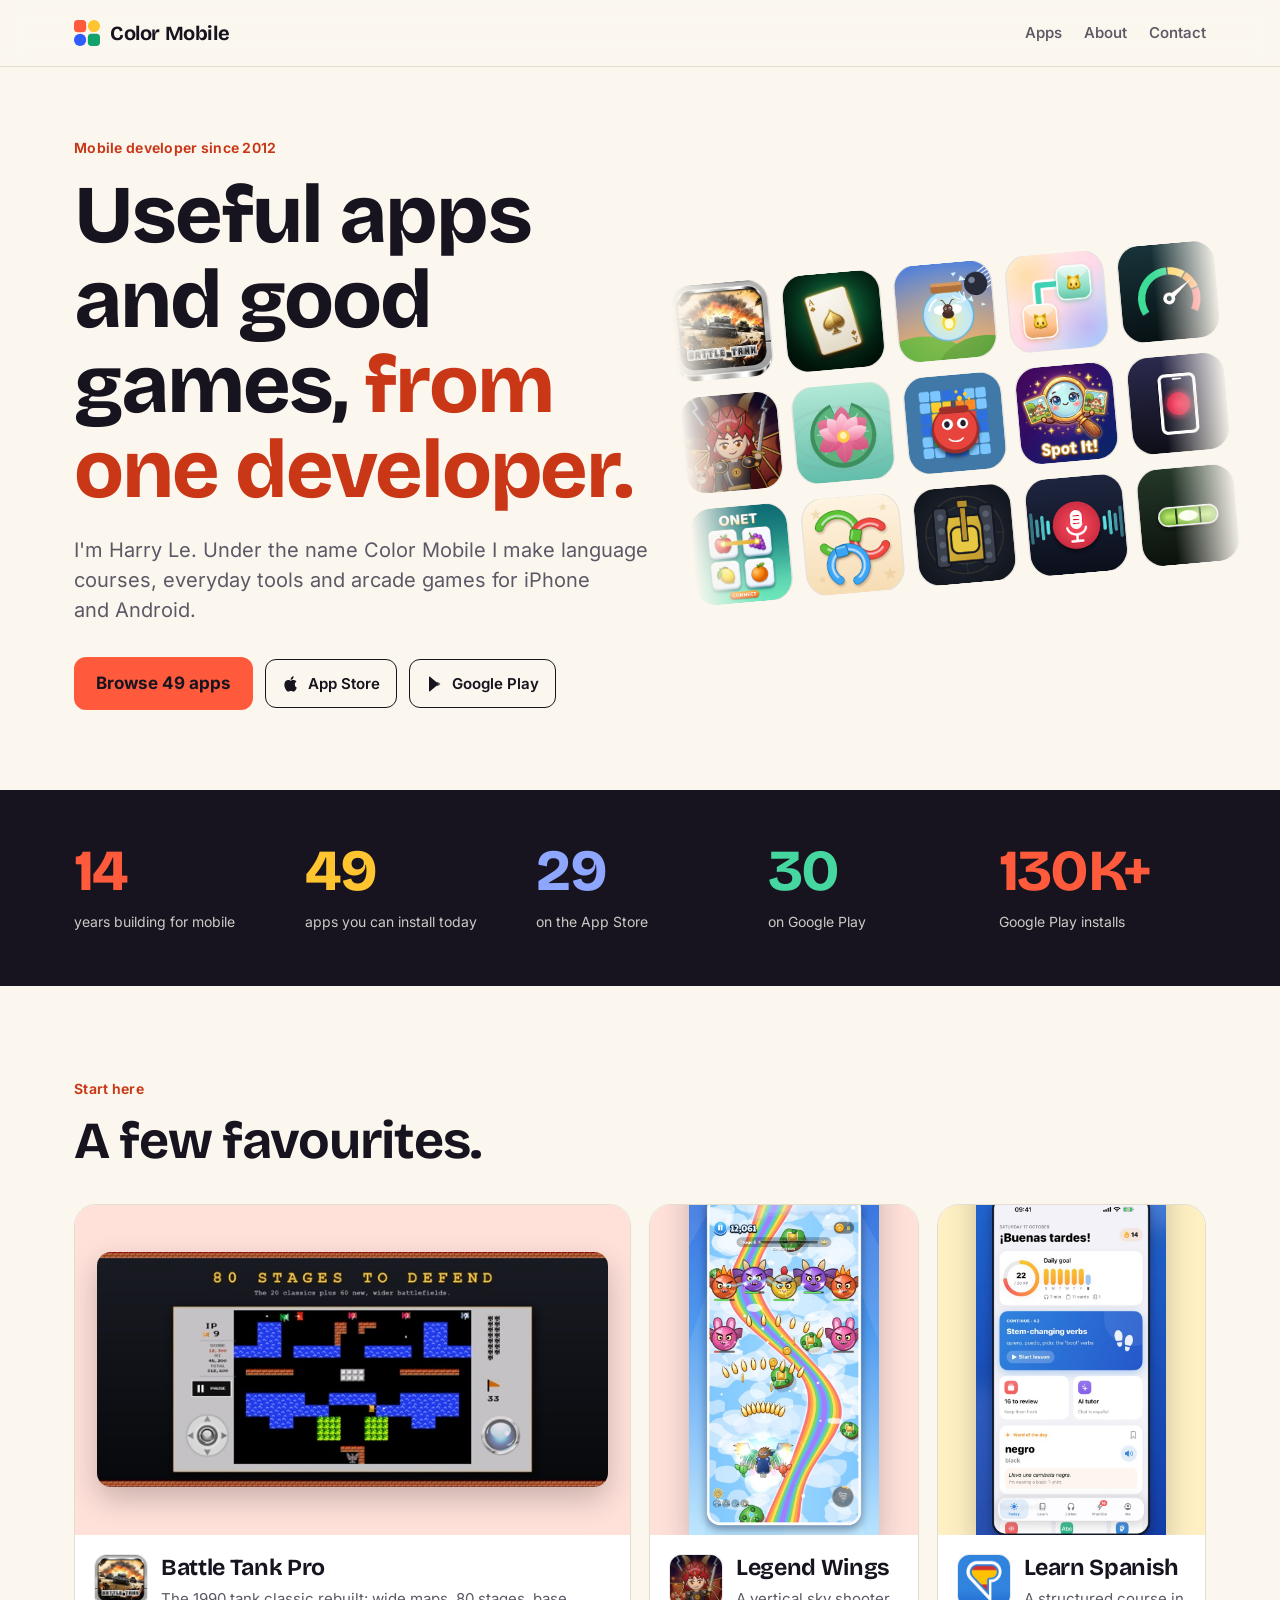
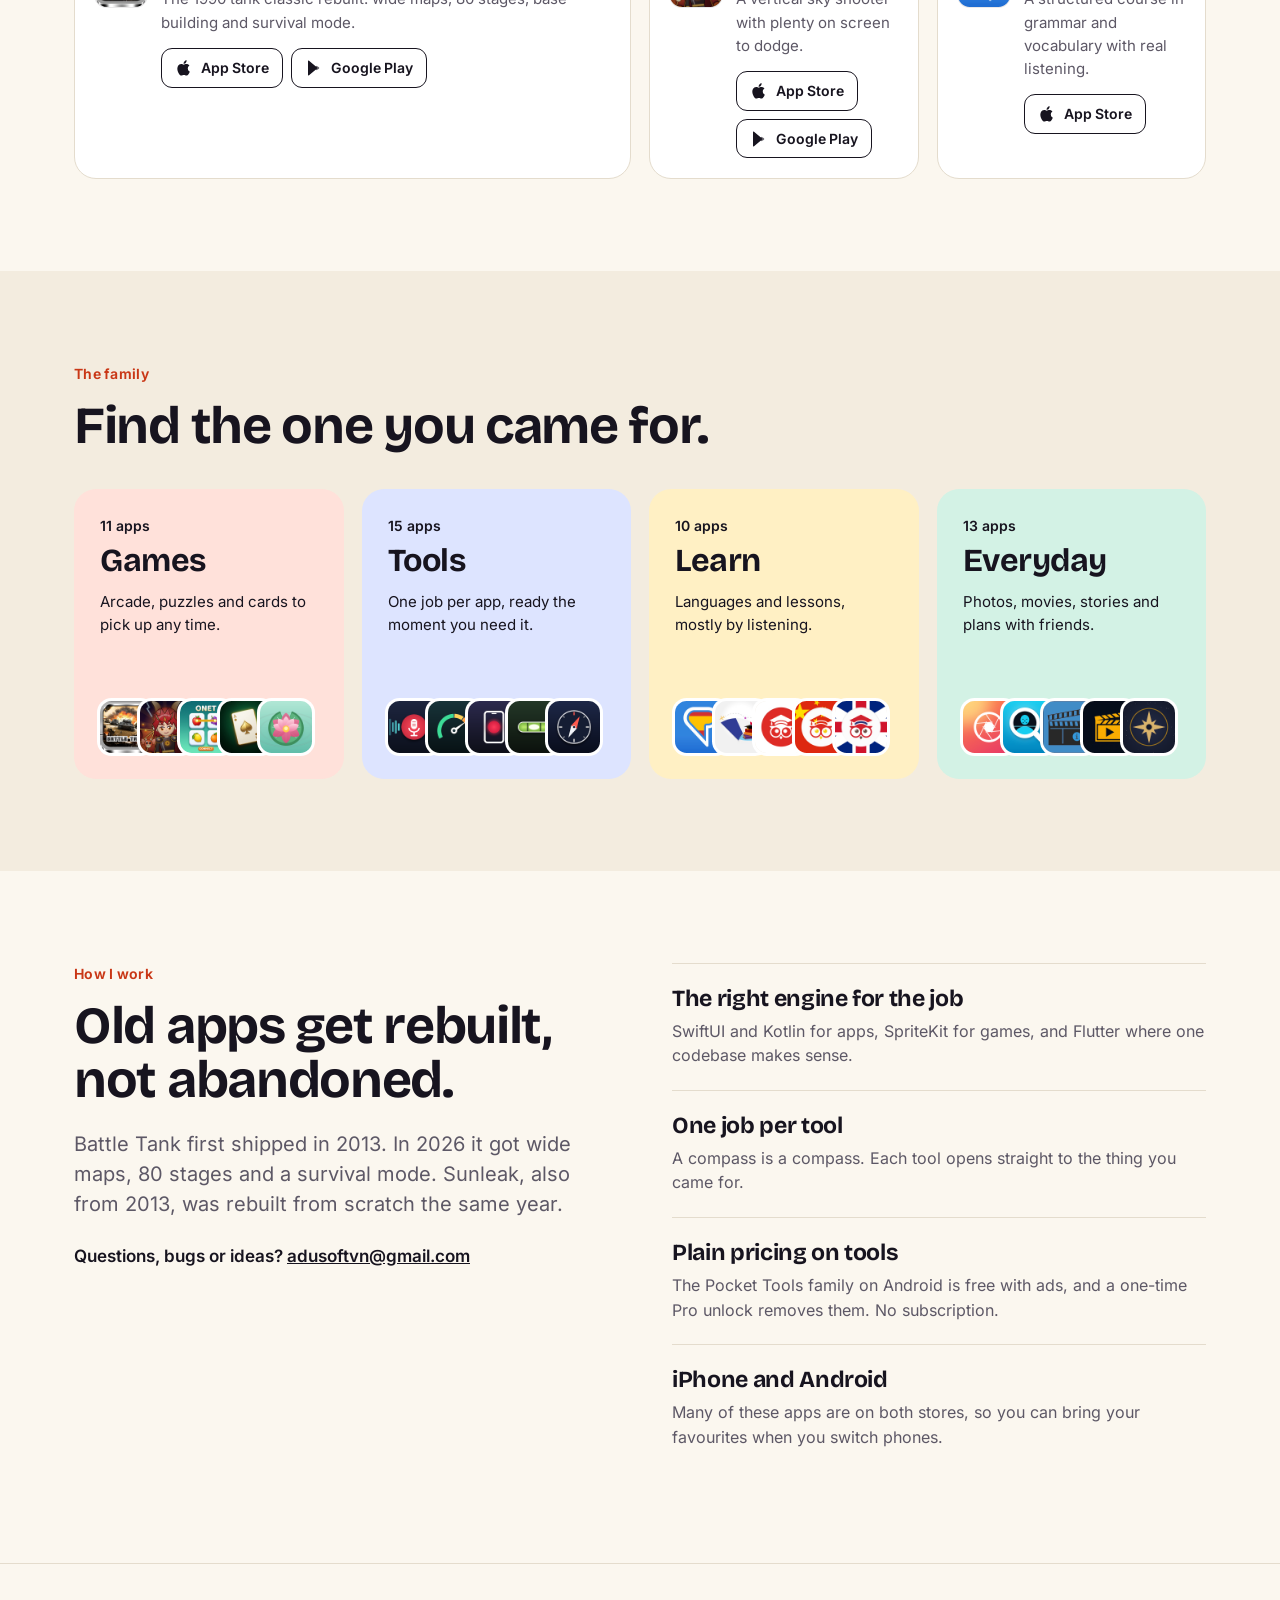
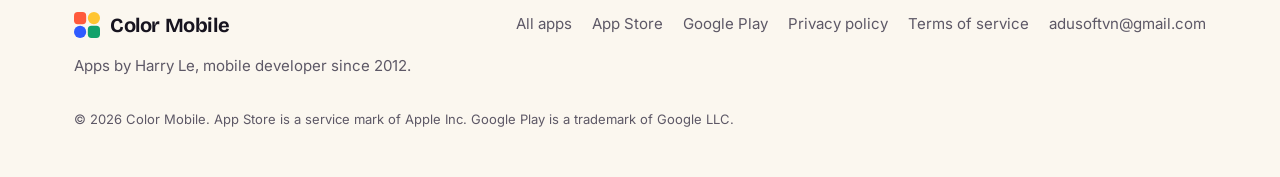
<file: index.html>
<!doctype html>
<html lang="en">
<head>
<meta charset="utf-8">
<meta name="viewport" content="width=device-width, initial-scale=1">
<meta http-equiv="Content-Security-Policy" content="default-src 'none'; img-src 'self'; style-src 'self'; font-src 'self'; script-src 'self'; connect-src 'none'; base-uri 'none'; form-action 'none'">
<meta name="referrer" content="strict-origin-when-cross-origin">
<title>Color Mobile: apps and games by Harry Le</title>
<meta name="description" content="Language courses, everyday tools and arcade games for iPhone and Android, by mobile developer Harry Le since 2012.">
<link rel="canonical" href="https://harrylevn.github.io/">
<meta property="og:type" content="website">
<meta property="og:title" content="Color Mobile: apps and games by Harry Le">
<meta property="og:description" content="Language courses, everyday tools and arcade games for iPhone and Android, by mobile developer Harry Le since 2012.">
<meta property="og:url" content="https://harrylevn.github.io/">
<meta property="og:image" content="https://harrylevn.github.io/og.png">
<meta name="twitter:card" content="summary_large_image">
<link rel="icon" href="favicon.svg" type="image/svg+xml">
<link rel="preload" href="bricolage.woff2" as="font" type="font/woff2" crossorigin>
<link rel="stylesheet" href="styles.css">
<script type="application/ld+json">{"@context": "https://schema.org", "@type": "Organization", "name": "Color Mobile", "url": "https://harrylevn.github.io/", "logo": "https://harrylevn.github.io/favicon.svg", "founder": {"@type": "Person", "name": "Harry Le"}, "email": "adusoftvn@gmail.com", "sameAs": ["https://apps.apple.com/developer/id672121512", "https://play.google.com/store/apps/dev?id=5718060259290948522"]}</script>
</head>
<body>
<a class="skip" href="#main">Skip to content</a>
<header class="top"><div class="wrap">
<a class="brand" href="index.html"><svg class="logo" viewBox="0 0 32 32" aria-hidden="true"><rect width="15" height="15" rx="4.5" fill="#ff5a3c"/><rect x="17" width="15" height="15" rx="7.5" fill="#ffc531"/><rect y="17" width="15" height="15" rx="7.5" fill="#2f5bff"/><rect x="17" y="17" width="15" height="15" rx="4.5" fill="#12a26b"/></svg><span>Color Mobile</span></a>
<nav aria-label="Main"><a href="apps.html">Apps</a><a href="index.html#about">About</a><a href="mailto:adusoftvn@gmail.com">Contact</a></nav>
</div></header>
<main id="main">

<section class="hero"><div class="wrap hero-grid">
<div><p class="eyebrow">Mobile developer since 2012</p>
<h1>Useful apps and good games, <em>from one developer.</em></h1>
<p class="lead">I'm Harry Le. Under the name Color Mobile I make language courses, everyday tools and arcade games for iPhone and Android.</p>
<div class="cta"><a class="btn" href="apps.html">Browse 49 apps</a><a class="store big" href="https://apps.apple.com/developer/id672121512" rel="noopener"><svg viewBox="0 0 24 24" aria-hidden="true"><path d="M17.05 12.54c-.03-2.6 2.12-3.85 2.22-3.91-1.21-1.77-3.09-2.01-3.76-2.04-1.6-.16-3.12.94-3.93.94-.81 0-2.06-.92-3.39-.89-1.74.03-3.35 1.01-4.25 2.57-1.81 3.14-.46 7.79 1.3 10.34.86 1.25 1.89 2.65 3.24 2.6 1.3-.05 1.79-.84 3.36-.84 1.57 0 2.01.84 3.39.81 1.4-.02 2.28-1.27 3.14-2.53.99-1.45 1.4-2.85 1.42-2.92-.03-.01-2.71-1.04-2.74-4.13zM14.47 4.9c.72-.87 1.2-2.08 1.07-3.29-1.03.04-2.28.69-3.02 1.56-.66.77-1.24 2-1.09 3.18 1.15.09 2.32-.58 3.04-1.45z"/></svg><span>App Store</span></a><a class="store big" href="https://play.google.com/store/apps/dev?id=5718060259290948522" rel="noopener"><svg viewBox="0 0 24 24" aria-hidden="true"><path d="M4 2.6v18.8c0 .5.5.8 1 .6l10.7-9.1a1 1 0 0 0 0-1.8L5 2c-.5-.2-1 .1-1 .6z"/><path d="M15.2 9l2.9 1.6c1.2.7 1.2 2.1 0 2.8L15.2 15 12.4 12z" opacity=".65"/></svg><span>Google Play</span></a></div></div>
<div class="wall" aria-hidden="true"><div class="row r0"><div class="track"><a href="apps.html#battle-tank" title="Battle Tank Pro" tabindex="-1"><img class="icon" src="icons/battle-tank.jpg" alt="" width="72" height="72"></a><a href="apps.html#solitaire" title="Solitaire Collection" tabindex="-1"><img class="icon" src="icons/solitaire.jpg" alt="" width="72" height="72"></a><a href="apps.html#topple-keep" title="Topple Keep" tabindex="-1"><img class="icon" src="icons/topple-keep.png" alt="" width="72" height="72"></a><a href="apps.html#onet-animal" title="Onet Animal Connect" tabindex="-1"><img class="icon" src="icons/onet-animal.jpg" alt="" width="72" height="72"></a><a href="apps.html#sound-meter" title="Sound Meter" tabindex="-1"><img class="icon" src="icons/sound-meter.png" alt="" width="72" height="72"></a><a href="apps.html#compass" title="Compass" tabindex="-1"><img class="icon" src="icons/compass.png" alt="" width="72" height="72"></a><a href="apps.html#doc-scanner" title="Doc Scanner" tabindex="-1"><img class="icon" src="icons/doc-scanner.png" alt="" width="72" height="72"></a><a href="apps.html#speedometer" title="GPS Speedometer" tabindex="-1"><img class="icon" src="icons/speedometer.jpg" alt="" width="72" height="72"></a><a href="apps.html#expiretrack" title="ExpireTrack" tabindex="-1"><img class="icon" src="icons/expiretrack.jpg" alt="" width="72" height="72"></a><a href="apps.html#learn-french" title="Learn French" tabindex="-1"><img class="icon" src="icons/learn-french.jpg" alt="" width="72" height="72"></a><a href="apps.html#learn-english" title="Learn English Podcasts" tabindex="-1"><img class="icon" src="icons/learn-english.jpg" alt="" width="72" height="72"></a><a href="apps.html#english-audiobooks" title="English with Audiobooks" tabindex="-1"><img class="icon" src="icons/english-audiobooks.png" alt="" width="72" height="72"></a><a href="apps.html#sunleak" title="Sunleak" tabindex="-1"><img class="icon" src="icons/sunleak.jpg" alt="" width="72" height="72"></a><a href="apps.html#movie-trailers" title="Movie Trailers" tabindex="-1"><img class="icon" src="icons/movie-trailers.jpg" alt="" width="72" height="72"></a><a href="apps.html#radiomap" title="RadioMap" tabindex="-1"><img class="icon" src="icons/radiomap.jpg" alt="" width="72" height="72"></a><a href="apps.html#soul-talks" title="Soul Talks" tabindex="-1"><img class="icon" src="icons/soul-talks.png" alt="" width="72" height="72"></a><a href="apps.html#audio-book" title="Audio Book Podcast" tabindex="-1"><img class="icon" src="icons/audio-book.jpg" alt="" width="72" height="72"></a><span aria-hidden="true" class="dupe"><a href="apps.html#battle-tank" title="Battle Tank Pro" tabindex="-1"><img class="icon" src="icons/battle-tank.jpg" alt="" width="72" height="72"></a><a href="apps.html#solitaire" title="Solitaire Collection" tabindex="-1"><img class="icon" src="icons/solitaire.jpg" alt="" width="72" height="72"></a><a href="apps.html#topple-keep" title="Topple Keep" tabindex="-1"><img class="icon" src="icons/topple-keep.png" alt="" width="72" height="72"></a><a href="apps.html#onet-animal" title="Onet Animal Connect" tabindex="-1"><img class="icon" src="icons/onet-animal.jpg" alt="" width="72" height="72"></a><a href="apps.html#sound-meter" title="Sound Meter" tabindex="-1"><img class="icon" src="icons/sound-meter.png" alt="" width="72" height="72"></a><a href="apps.html#compass" title="Compass" tabindex="-1"><img class="icon" src="icons/compass.png" alt="" width="72" height="72"></a><a href="apps.html#doc-scanner" title="Doc Scanner" tabindex="-1"><img class="icon" src="icons/doc-scanner.png" alt="" width="72" height="72"></a><a href="apps.html#speedometer" title="GPS Speedometer" tabindex="-1"><img class="icon" src="icons/speedometer.jpg" alt="" width="72" height="72"></a><a href="apps.html#expiretrack" title="ExpireTrack" tabindex="-1"><img class="icon" src="icons/expiretrack.jpg" alt="" width="72" height="72"></a><a href="apps.html#learn-french" title="Learn French" tabindex="-1"><img class="icon" src="icons/learn-french.jpg" alt="" width="72" height="72"></a><a href="apps.html#learn-english" title="Learn English Podcasts" tabindex="-1"><img class="icon" src="icons/learn-english.jpg" alt="" width="72" height="72"></a><a href="apps.html#english-audiobooks" title="English with Audiobooks" tabindex="-1"><img class="icon" src="icons/english-audiobooks.png" alt="" width="72" height="72"></a><a href="apps.html#sunleak" title="Sunleak" tabindex="-1"><img class="icon" src="icons/sunleak.jpg" alt="" width="72" height="72"></a><a href="apps.html#movie-trailers" title="Movie Trailers" tabindex="-1"><img class="icon" src="icons/movie-trailers.jpg" alt="" width="72" height="72"></a><a href="apps.html#radiomap" title="RadioMap" tabindex="-1"><img class="icon" src="icons/radiomap.jpg" alt="" width="72" height="72"></a><a href="apps.html#soul-talks" title="Soul Talks" tabindex="-1"><img class="icon" src="icons/soul-talks.png" alt="" width="72" height="72"></a><a href="apps.html#audio-book" title="Audio Book Podcast" tabindex="-1"><img class="icon" src="icons/audio-book.jpg" alt="" width="72" height="72"></a></span></div></div><div class="row r1"><div class="track"><a href="apps.html#legend-wings" title="Legend Wings" tabindex="-1"><img class="icon" src="icons/legend-wings.jpg" alt="" width="72" height="72"></a><a href="apps.html#lotus-logic" title="Lotus Logic" tabindex="-1"><img class="icon" src="icons/lotus-logic.png" alt="" width="72" height="72"></a><a href="apps.html#mural-bots" title="Mural Bots" tabindex="-1"><img class="icon" src="icons/mural-bots.png" alt="" width="72" height="72"></a><a href="apps.html#find-spot-it" title="Find Spot It" tabindex="-1"><img class="icon" src="icons/find-spot-it.jpg" alt="" width="72" height="72"></a><a href="apps.html#screen-recorder" title="Screen Recorder" tabindex="-1"><img class="icon" src="icons/screen-recorder.png" alt="" width="72" height="72"></a><a href="apps.html#qr-scanner" title="QR Scanner" tabindex="-1"><img class="icon" src="icons/qr-scanner.png" alt="" width="72" height="72"></a><a href="apps.html#ringtone-maker" title="Ringtone Maker" tabindex="-1"><img class="icon" src="icons/ringtone-maker.jpg" alt="" width="72" height="72"></a><a href="apps.html#gps-record" title="GPS Record" tabindex="-1"><img class="icon" src="icons/gps-record.jpg" alt="" width="72" height="72"></a><a href="apps.html#app-lock" title="App Lock Pro" tabindex="-1"><img class="icon" src="icons/app-lock.png" alt="" width="72" height="72"></a><a href="apps.html#learn-japanese" title="Learn Japanese" tabindex="-1"><img class="icon" src="icons/learn-japanese.jpg" alt="" width="72" height="72"></a><a href="apps.html#ielts-english" title="IELTS &amp; TOEIC Podcasts" tabindex="-1"><img class="icon" src="icons/ielts-english.jpg" alt="" width="72" height="72"></a><a href="apps.html#kids-english" title="Kids English" tabindex="-1"><img class="icon" src="icons/kids-english.png" alt="" width="72" height="72"></a><a href="apps.html#face-detective" title="Face Detective" tabindex="-1"><img class="icon" src="icons/face-detective.jpg" alt="" width="72" height="72"></a><a href="apps.html#astroviet" title="AstroViet" tabindex="-1"><img class="icon" src="icons/astroviet.png" alt="" width="72" height="72"></a><a href="apps.html#global-calendar" title="Global Calendar" tabindex="-1"><img class="icon" src="icons/global-calendar.jpg" alt="" width="72" height="72"></a><a href="apps.html#american-stories" title="American Stories" tabindex="-1"><img class="icon" src="icons/american-stories.png" alt="" width="72" height="72"></a><span aria-hidden="true" class="dupe"><a href="apps.html#legend-wings" title="Legend Wings" tabindex="-1"><img class="icon" src="icons/legend-wings.jpg" alt="" width="72" height="72"></a><a href="apps.html#lotus-logic" title="Lotus Logic" tabindex="-1"><img class="icon" src="icons/lotus-logic.png" alt="" width="72" height="72"></a><a href="apps.html#mural-bots" title="Mural Bots" tabindex="-1"><img class="icon" src="icons/mural-bots.png" alt="" width="72" height="72"></a><a href="apps.html#find-spot-it" title="Find Spot It" tabindex="-1"><img class="icon" src="icons/find-spot-it.jpg" alt="" width="72" height="72"></a><a href="apps.html#screen-recorder" title="Screen Recorder" tabindex="-1"><img class="icon" src="icons/screen-recorder.png" alt="" width="72" height="72"></a><a href="apps.html#qr-scanner" title="QR Scanner" tabindex="-1"><img class="icon" src="icons/qr-scanner.png" alt="" width="72" height="72"></a><a href="apps.html#ringtone-maker" title="Ringtone Maker" tabindex="-1"><img class="icon" src="icons/ringtone-maker.jpg" alt="" width="72" height="72"></a><a href="apps.html#gps-record" title="GPS Record" tabindex="-1"><img class="icon" src="icons/gps-record.jpg" alt="" width="72" height="72"></a><a href="apps.html#app-lock" title="App Lock Pro" tabindex="-1"><img class="icon" src="icons/app-lock.png" alt="" width="72" height="72"></a><a href="apps.html#learn-japanese" title="Learn Japanese" tabindex="-1"><img class="icon" src="icons/learn-japanese.jpg" alt="" width="72" height="72"></a><a href="apps.html#ielts-english" title="IELTS &amp; TOEIC Podcasts" tabindex="-1"><img class="icon" src="icons/ielts-english.jpg" alt="" width="72" height="72"></a><a href="apps.html#kids-english" title="Kids English" tabindex="-1"><img class="icon" src="icons/kids-english.png" alt="" width="72" height="72"></a><a href="apps.html#face-detective" title="Face Detective" tabindex="-1"><img class="icon" src="icons/face-detective.jpg" alt="" width="72" height="72"></a><a href="apps.html#astroviet" title="AstroViet" tabindex="-1"><img class="icon" src="icons/astroviet.png" alt="" width="72" height="72"></a><a href="apps.html#global-calendar" title="Global Calendar" tabindex="-1"><img class="icon" src="icons/global-calendar.jpg" alt="" width="72" height="72"></a><a href="apps.html#american-stories" title="American Stories" tabindex="-1"><img class="icon" src="icons/american-stories.png" alt="" width="72" height="72"></a></span></div></div><div class="row r2"><div class="track"><a href="apps.html#onet-connect" title="Onet Connect" tabindex="-1"><img class="icon" src="icons/onet-connect.jpg" alt="" width="72" height="72"></a><a href="apps.html#ring-twist" title="Ring Twist" tabindex="-1"><img class="icon" src="icons/ring-twist.png" alt="" width="72" height="72"></a><a href="apps.html#tank-strike" title="Tank Strike" tabindex="-1"><img class="icon" src="icons/tank-strike.jpg" alt="" width="72" height="72"></a><a href="apps.html#voice-recorder" title="Voice Recorder" tabindex="-1"><img class="icon" src="icons/voice-recorder.png" alt="" width="72" height="72"></a><a href="apps.html#bubble-level" title="Bubble Level" tabindex="-1"><img class="icon" src="icons/bubble-level.png" alt="" width="72" height="72"></a><a href="apps.html#unit-converter" title="Unit Converter" tabindex="-1"><img class="icon" src="icons/unit-converter.png" alt="" width="72" height="72"></a><a href="apps.html#all-currency" title="All Currency" tabindex="-1"><img class="icon" src="icons/all-currency.jpg" alt="" width="72" height="72"></a><a href="apps.html#weather-city" title="Weather City" tabindex="-1"><img class="icon" src="icons/weather-city.jpg" alt="" width="72" height="72"></a><a href="apps.html#learn-spanish" title="Learn Spanish" tabindex="-1"><img class="icon" src="icons/learn-spanish.jpg" alt="" width="72" height="72"></a><a href="apps.html#learn-chinese" title="Learn Chinese" tabindex="-1"><img class="icon" src="icons/learn-chinese.jpg" alt="" width="72" height="72"></a><a href="apps.html#daily-english" title="Daily English" tabindex="-1"><img class="icon" src="icons/daily-english.png" alt="" width="72" height="72"></a><a href="apps.html#be-lam-toan" title="Bé Làm Toán" tabindex="-1"><img class="icon" src="icons/be-lam-toan.jpg" alt="" width="72" height="72"></a><a href="apps.html#movie-diary" title="Movie Diary" tabindex="-1"><img class="icon" src="icons/movie-diary.jpg" alt="" width="72" height="72"></a><a href="apps.html#keo" title="KEO" tabindex="-1"><img class="icon" src="icons/keo.jpg" alt="" width="72" height="72"></a><a href="apps.html#talk-show-daily" title="Talk Show Daily" tabindex="-1"><img class="icon" src="icons/talk-show-daily.png" alt="" width="72" height="72"></a><a href="apps.html#china-history" title="China History Podcasts" tabindex="-1"><img class="icon" src="icons/china-history.jpg" alt="" width="72" height="72"></a><span aria-hidden="true" class="dupe"><a href="apps.html#onet-connect" title="Onet Connect" tabindex="-1"><img class="icon" src="icons/onet-connect.jpg" alt="" width="72" height="72"></a><a href="apps.html#ring-twist" title="Ring Twist" tabindex="-1"><img class="icon" src="icons/ring-twist.png" alt="" width="72" height="72"></a><a href="apps.html#tank-strike" title="Tank Strike" tabindex="-1"><img class="icon" src="icons/tank-strike.jpg" alt="" width="72" height="72"></a><a href="apps.html#voice-recorder" title="Voice Recorder" tabindex="-1"><img class="icon" src="icons/voice-recorder.png" alt="" width="72" height="72"></a><a href="apps.html#bubble-level" title="Bubble Level" tabindex="-1"><img class="icon" src="icons/bubble-level.png" alt="" width="72" height="72"></a><a href="apps.html#unit-converter" title="Unit Converter" tabindex="-1"><img class="icon" src="icons/unit-converter.png" alt="" width="72" height="72"></a><a href="apps.html#all-currency" title="All Currency" tabindex="-1"><img class="icon" src="icons/all-currency.jpg" alt="" width="72" height="72"></a><a href="apps.html#weather-city" title="Weather City" tabindex="-1"><img class="icon" src="icons/weather-city.jpg" alt="" width="72" height="72"></a><a href="apps.html#learn-spanish" title="Learn Spanish" tabindex="-1"><img class="icon" src="icons/learn-spanish.jpg" alt="" width="72" height="72"></a><a href="apps.html#learn-chinese" title="Learn Chinese" tabindex="-1"><img class="icon" src="icons/learn-chinese.jpg" alt="" width="72" height="72"></a><a href="apps.html#daily-english" title="Daily English" tabindex="-1"><img class="icon" src="icons/daily-english.png" alt="" width="72" height="72"></a><a href="apps.html#be-lam-toan" title="Bé Làm Toán" tabindex="-1"><img class="icon" src="icons/be-lam-toan.jpg" alt="" width="72" height="72"></a><a href="apps.html#movie-diary" title="Movie Diary" tabindex="-1"><img class="icon" src="icons/movie-diary.jpg" alt="" width="72" height="72"></a><a href="apps.html#keo" title="KEO" tabindex="-1"><img class="icon" src="icons/keo.jpg" alt="" width="72" height="72"></a><a href="apps.html#talk-show-daily" title="Talk Show Daily" tabindex="-1"><img class="icon" src="icons/talk-show-daily.png" alt="" width="72" height="72"></a><a href="apps.html#china-history" title="China History Podcasts" tabindex="-1"><img class="icon" src="icons/china-history.jpg" alt="" width="72" height="72"></a></span></div></div></div>
</div></section>
<section class="numbers"><div class="wrap stats"><div class="stat"><b>14</b><span>years building for mobile</span></div><div class="stat"><b>49</b><span>apps you can install today</span></div><div class="stat"><b>29</b><span>on the App Store</span></div><div class="stat"><b>30</b><span>on Google Play</span></div><div class="stat"><b>130K+</b><span>Google Play installs</span></div></div></section>
<section><div class="wrap"><p class="eyebrow">Start here</p><h2>A few favourites.</h2><div class="feats"><article class="feat f-games wide"><div class="shot"><img src="shots/battle-tank.jpg" alt="Battle Tank Pro screenshot" loading="lazy"></div>
<div class="meta"><img class="icon" src="icons/battle-tank.jpg" alt="" width="64" height="64" loading="lazy"><div><h3>Battle Tank Pro</h3><p>The 1990 tank classic rebuilt: wide maps, 80 stages, base building and survival mode.</p><div class="stores"><a class="store" href="https://apps.apple.com/app/id725233886" rel="noopener" aria-label="Battle Tank Pro on the App Store"><svg viewBox="0 0 24 24" aria-hidden="true"><path d="M17.05 12.54c-.03-2.6 2.12-3.85 2.22-3.91-1.21-1.77-3.09-2.01-3.76-2.04-1.6-.16-3.12.94-3.93.94-.81 0-2.06-.92-3.39-.89-1.74.03-3.35 1.01-4.25 2.57-1.81 3.14-.46 7.79 1.3 10.34.86 1.25 1.89 2.65 3.24 2.6 1.3-.05 1.79-.84 3.36-.84 1.57 0 2.01.84 3.39.81 1.4-.02 2.28-1.27 3.14-2.53.99-1.45 1.4-2.85 1.42-2.92-.03-.01-2.71-1.04-2.74-4.13zM14.47 4.9c.72-.87 1.2-2.08 1.07-3.29-1.03.04-2.28.69-3.02 1.56-.66.77-1.24 2-1.09 3.18 1.15.09 2.32-.58 3.04-1.45z"/></svg><span>App Store</span></a><a class="store" href="https://play.google.com/store/apps/details?id=com.HarryLe.BattleTank" rel="noopener" aria-label="Battle Tank Pro on Google Play"><svg viewBox="0 0 24 24" aria-hidden="true"><path d="M4 2.6v18.8c0 .5.5.8 1 .6l10.7-9.1a1 1 0 0 0 0-1.8L5 2c-.5-.2-1 .1-1 .6z"/><path d="M15.2 9l2.9 1.6c1.2.7 1.2 2.1 0 2.8L15.2 15 12.4 12z" opacity=".65"/></svg><span>Google Play</span></a></div></div></div></article><article class="feat f-games"><div class="shot"><img src="shots/legend-wings.jpg" alt="Legend Wings screenshot" loading="lazy"></div>
<div class="meta"><img class="icon" src="icons/legend-wings.jpg" alt="" width="64" height="64" loading="lazy"><div><h3>Legend Wings</h3><p>A vertical sky shooter with plenty on screen to dodge.</p><div class="stores"><a class="store" href="https://apps.apple.com/app/id1324405660" rel="noopener" aria-label="Legend Wings on the App Store"><svg viewBox="0 0 24 24" aria-hidden="true"><path d="M17.05 12.54c-.03-2.6 2.12-3.85 2.22-3.91-1.21-1.77-3.09-2.01-3.76-2.04-1.6-.16-3.12.94-3.93.94-.81 0-2.06-.92-3.39-.89-1.74.03-3.35 1.01-4.25 2.57-1.81 3.14-.46 7.79 1.3 10.34.86 1.25 1.89 2.65 3.24 2.6 1.3-.05 1.79-.84 3.36-.84 1.57 0 2.01.84 3.39.81 1.4-.02 2.28-1.27 3.14-2.53.99-1.45 1.4-2.85 1.42-2.92-.03-.01-2.71-1.04-2.74-4.13zM14.47 4.9c.72-.87 1.2-2.08 1.07-3.29-1.03.04-2.28.69-3.02 1.56-.66.77-1.24 2-1.09 3.18 1.15.09 2.32-.58 3.04-1.45z"/></svg><span>App Store</span></a><a class="store" href="https://play.google.com/store/apps/details?id=com.HarryLe.LegendWings" rel="noopener" aria-label="Legend Wings on Google Play"><svg viewBox="0 0 24 24" aria-hidden="true"><path d="M4 2.6v18.8c0 .5.5.8 1 .6l10.7-9.1a1 1 0 0 0 0-1.8L5 2c-.5-.2-1 .1-1 .6z"/><path d="M15.2 9l2.9 1.6c1.2.7 1.2 2.1 0 2.8L15.2 15 12.4 12z" opacity=".65"/></svg><span>Google Play</span></a></div></div></div></article><article class="feat f-learn"><div class="shot"><img src="shots/learn-spanish.jpg" alt="Learn Spanish screenshot" loading="lazy"></div>
<div class="meta"><img class="icon" src="icons/learn-spanish.jpg" alt="" width="64" height="64" loading="lazy"><div><h3>Learn Spanish</h3><p>A structured course in grammar and vocabulary with real listening.</p><div class="stores"><a class="store" href="https://apps.apple.com/app/id1460481857" rel="noopener" aria-label="Learn Spanish on the App Store"><svg viewBox="0 0 24 24" aria-hidden="true"><path d="M17.05 12.54c-.03-2.6 2.12-3.85 2.22-3.91-1.21-1.77-3.09-2.01-3.76-2.04-1.6-.16-3.12.94-3.93.94-.81 0-2.06-.92-3.39-.89-1.74.03-3.35 1.01-4.25 2.57-1.81 3.14-.46 7.79 1.3 10.34.86 1.25 1.89 2.65 3.24 2.6 1.3-.05 1.79-.84 3.36-.84 1.57 0 2.01.84 3.39.81 1.4-.02 2.28-1.27 3.14-2.53.99-1.45 1.4-2.85 1.42-2.92-.03-.01-2.71-1.04-2.74-4.13zM14.47 4.9c.72-.87 1.2-2.08 1.07-3.29-1.03.04-2.28.69-3.02 1.56-.66.77-1.24 2-1.09 3.18 1.15.09 2.32-.58 3.04-1.45z"/></svg><span>App Store</span></a></div></div></div></article></div></div></section>
<section class="tint"><div class="wrap"><p class="eyebrow">The family</p><h2>Find the one you came for.</h2><div class="fams"><a class="fam f-games" href="apps.html#games"><span class="count">11 apps</span><h3>Games</h3><p>Arcade, puzzles and cards to pick up any time.</p><div class="stack"><img class="icon" src="icons/battle-tank.jpg" alt="" width="52" height="52" loading="lazy"><img class="icon" src="icons/legend-wings.jpg" alt="" width="52" height="52" loading="lazy"><img class="icon" src="icons/onet-connect.jpg" alt="" width="52" height="52" loading="lazy"><img class="icon" src="icons/solitaire.jpg" alt="" width="52" height="52" loading="lazy"><img class="icon" src="icons/lotus-logic.png" alt="" width="52" height="52" loading="lazy"></div></a><a class="fam f-tools" href="apps.html#tools"><span class="count">15 apps</span><h3>Tools</h3><p>One job per app, ready the moment you need it.</p><div class="stack"><img class="icon" src="icons/voice-recorder.png" alt="" width="52" height="52" loading="lazy"><img class="icon" src="icons/sound-meter.png" alt="" width="52" height="52" loading="lazy"><img class="icon" src="icons/screen-recorder.png" alt="" width="52" height="52" loading="lazy"><img class="icon" src="icons/bubble-level.png" alt="" width="52" height="52" loading="lazy"><img class="icon" src="icons/compass.png" alt="" width="52" height="52" loading="lazy"></div></a><a class="fam f-learn" href="apps.html#learn"><span class="count">10 apps</span><h3>Learn</h3><p>Languages and lessons, mostly by listening.</p><div class="stack"><img class="icon" src="icons/learn-spanish.jpg" alt="" width="52" height="52" loading="lazy"><img class="icon" src="icons/learn-french.jpg" alt="" width="52" height="52" loading="lazy"><img class="icon" src="icons/learn-japanese.jpg" alt="" width="52" height="52" loading="lazy"><img class="icon" src="icons/learn-chinese.jpg" alt="" width="52" height="52" loading="lazy"><img class="icon" src="icons/learn-english.jpg" alt="" width="52" height="52" loading="lazy"></div></a><a class="fam f-life" href="apps.html#life"><span class="count">13 apps</span><h3>Everyday</h3><p>Photos, movies, stories and plans with friends.</p><div class="stack"><img class="icon" src="icons/sunleak.jpg" alt="" width="52" height="52" loading="lazy"><img class="icon" src="icons/face-detective.jpg" alt="" width="52" height="52" loading="lazy"><img class="icon" src="icons/movie-diary.jpg" alt="" width="52" height="52" loading="lazy"><img class="icon" src="icons/movie-trailers.jpg" alt="" width="52" height="52" loading="lazy"><img class="icon" src="icons/astroviet.png" alt="" width="52" height="52" loading="lazy"></div></a></div></div></section>
<section id="about"><div class="wrap about">
<div><p class="eyebrow">How I work</p><h2>Old apps get rebuilt, not abandoned.</h2>
<p class="lead">Battle Tank first shipped in 2013. In 2026 it got wide maps, 80 stages and a survival mode. Sunleak, also from 2013, was rebuilt from scratch the same year.</p>
<p class="contact">Questions, bugs or ideas? <a href="mailto:adusoftvn@gmail.com">adusoftvn@gmail.com</a></p></div>
<ul class="dna">
<li><h3>The right engine for the job</h3><p>SwiftUI and Kotlin for apps, SpriteKit for games, and Flutter where one codebase makes sense.</p></li>
<li><h3>One job per tool</h3><p>A compass is a compass. Each tool opens straight to the thing you came for.</p></li>
<li><h3>Plain pricing on tools</h3><p>The Pocket Tools family on Android is free with ads, and a one-time Pro unlock removes them. No subscription.</p></li>
<li><h3>iPhone and Android</h3><p>Many of these apps are on both stores, so you can bring your favourites when you switch phones.</p></li>
</ul></div></section>

</main>
<footer><div class="wrap foot">
<div><a class="brand" href="index.html"><svg class="logo" viewBox="0 0 32 32" aria-hidden="true"><rect width="15" height="15" rx="4.5" fill="#ff5a3c"/><rect x="17" width="15" height="15" rx="7.5" fill="#ffc531"/><rect y="17" width="15" height="15" rx="7.5" fill="#2f5bff"/><rect x="17" y="17" width="15" height="15" rx="4.5" fill="#12a26b"/></svg><span>Color Mobile</span></a><p>Apps by Harry Le, mobile developer since 2012.</p></div>
<div class="links"><a href="apps.html">All apps</a><a href="https://apps.apple.com/developer/id672121512" rel="noopener">App Store</a><a href="https://play.google.com/store/apps/dev?id=5718060259290948522" rel="noopener">Google Play</a><a href="privacy-policy.html">Privacy policy</a><a href="terms-of-service.html">Terms of service</a><a href="mailto:adusoftvn@gmail.com">adusoftvn@gmail.com</a></div>
<p class="legal">© 2026 Color Mobile. App Store is a service mark of Apple Inc. Google Play is a trademark of Google LLC.</p>
</div></footer>
<script src="main.js" defer></script>
</body>
</html>
</file>
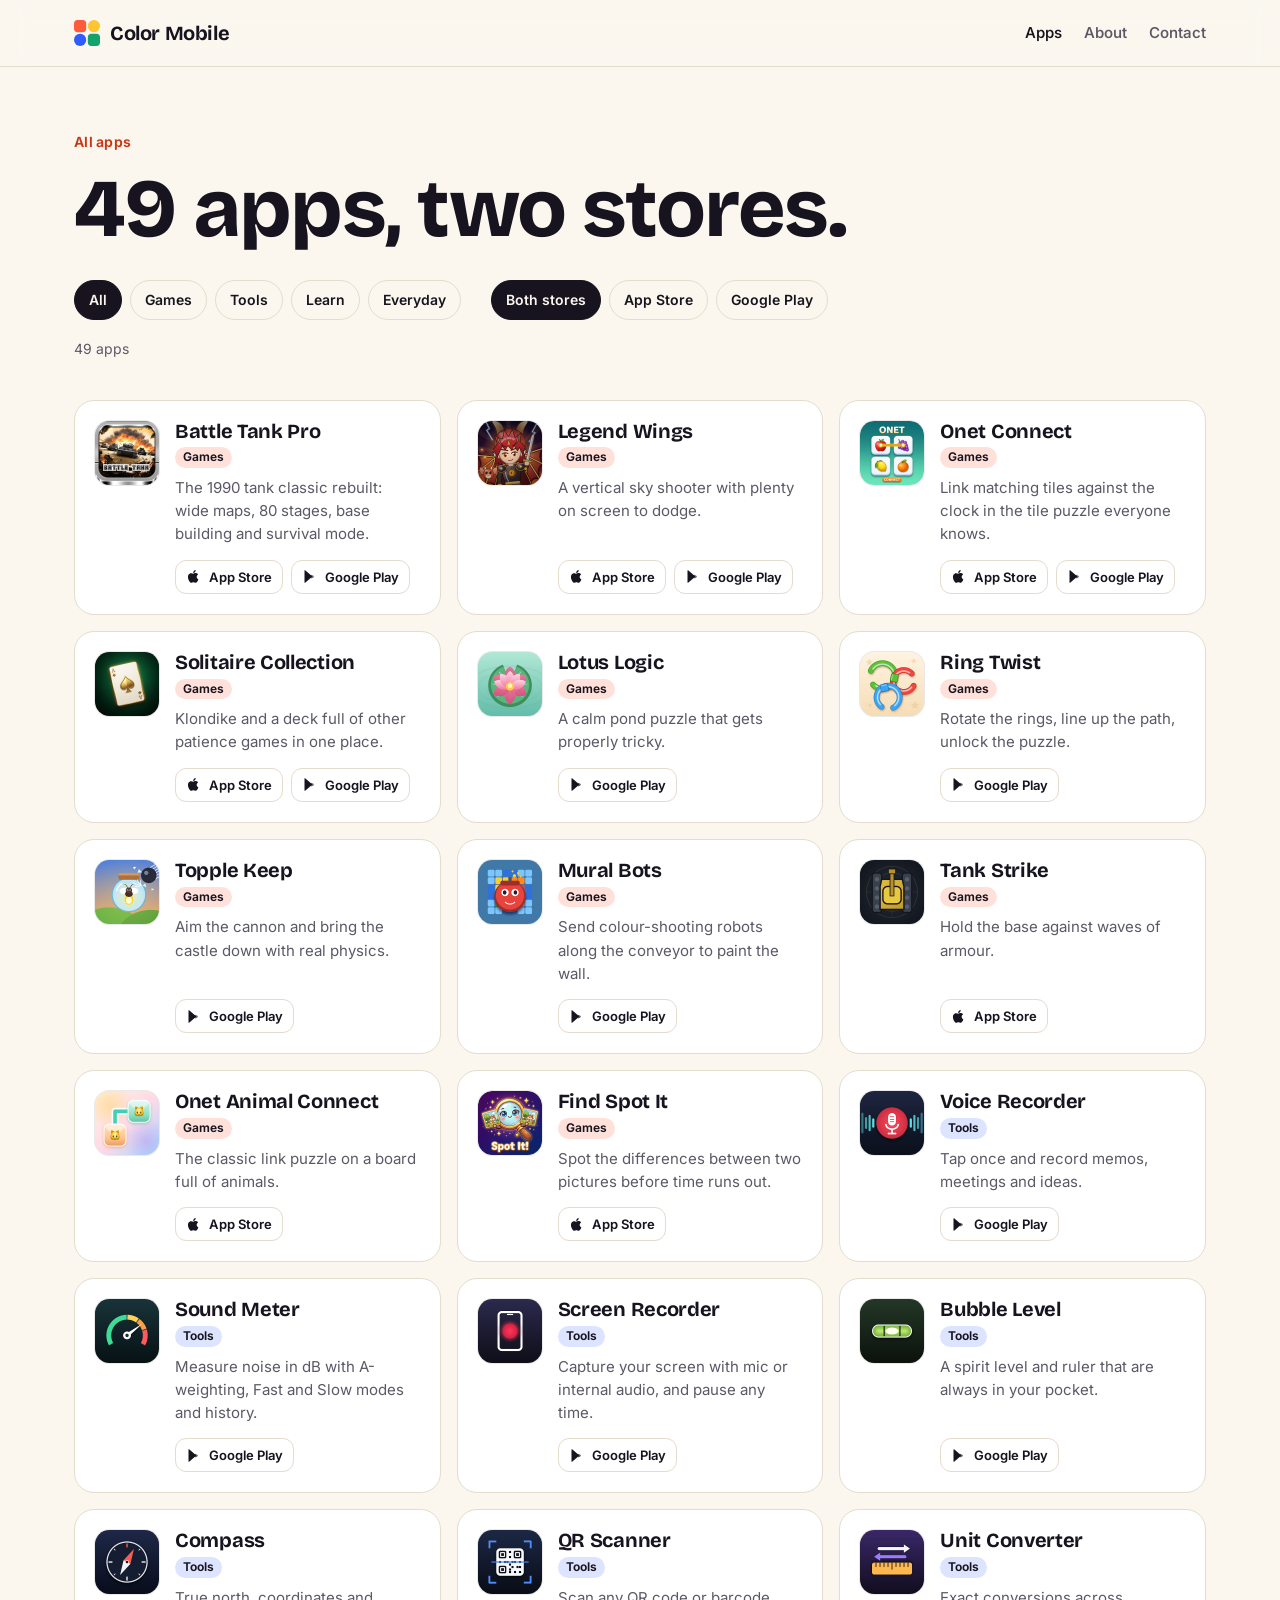
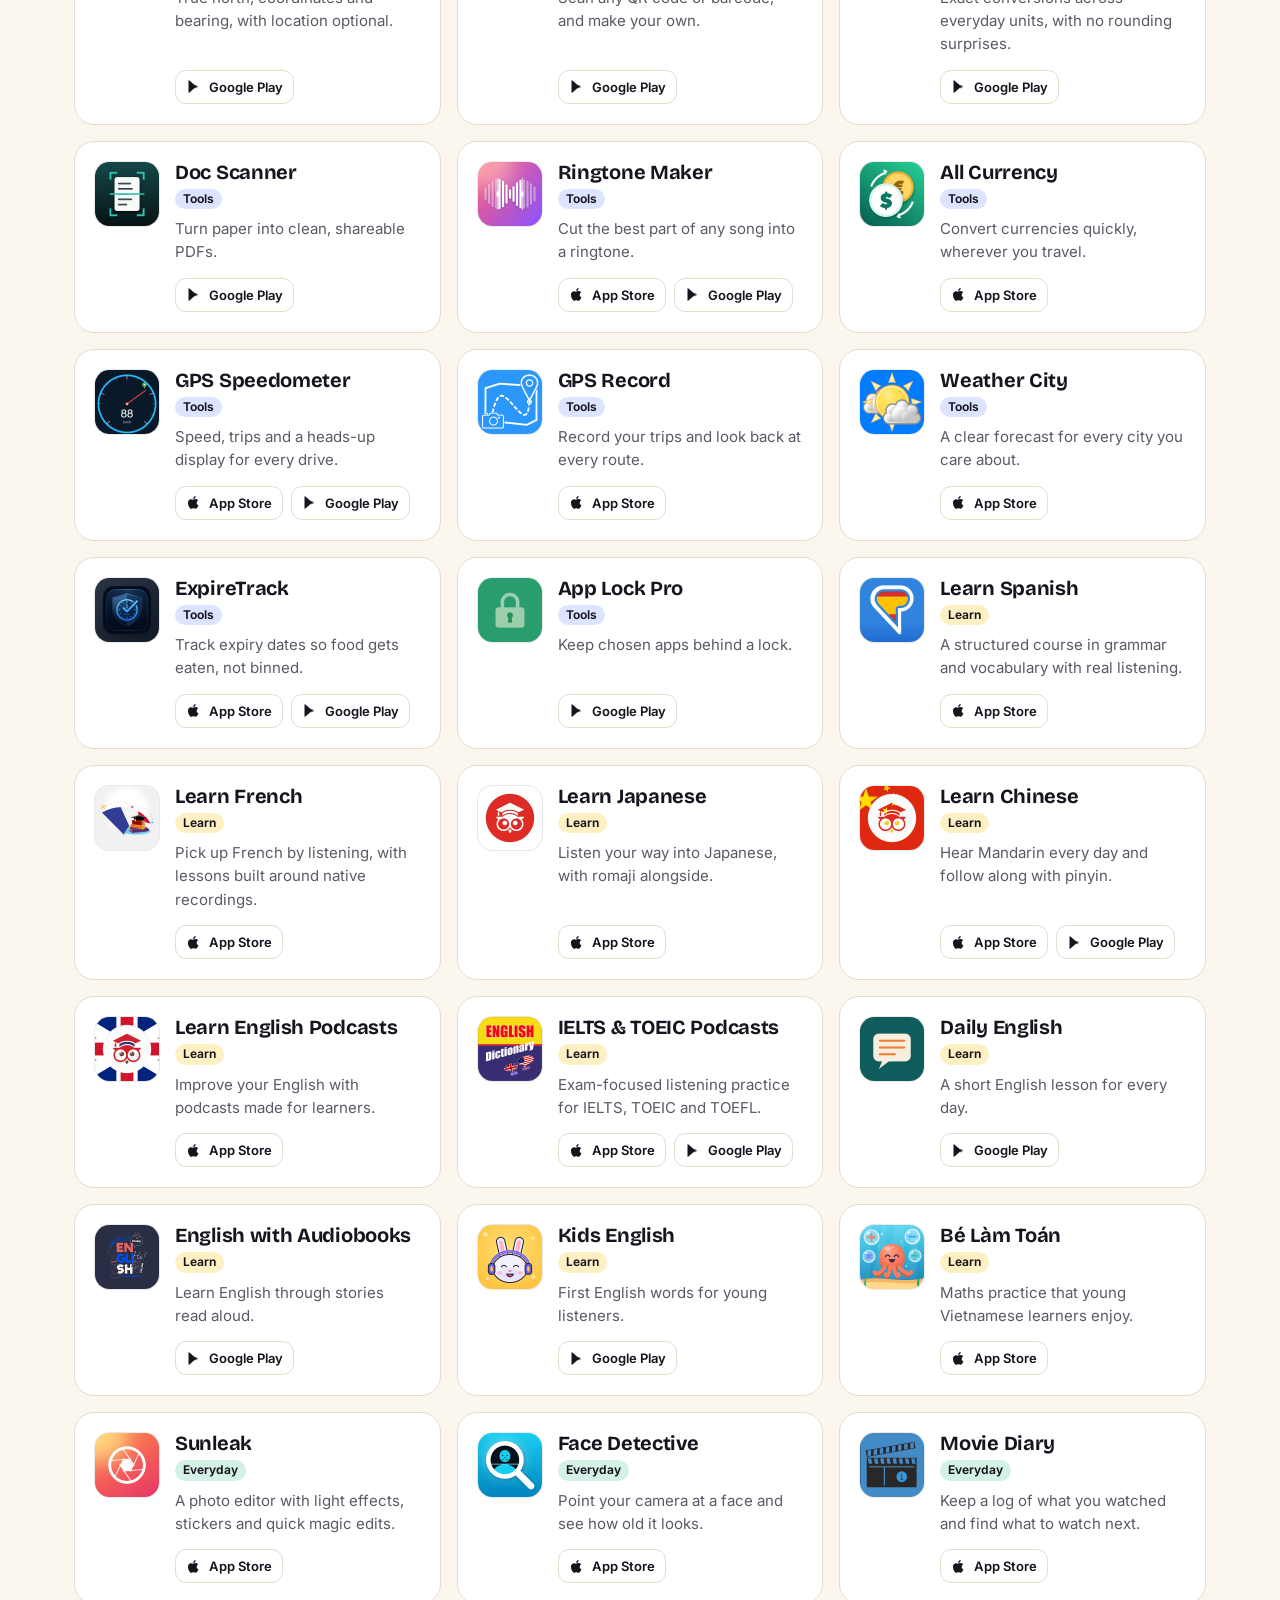
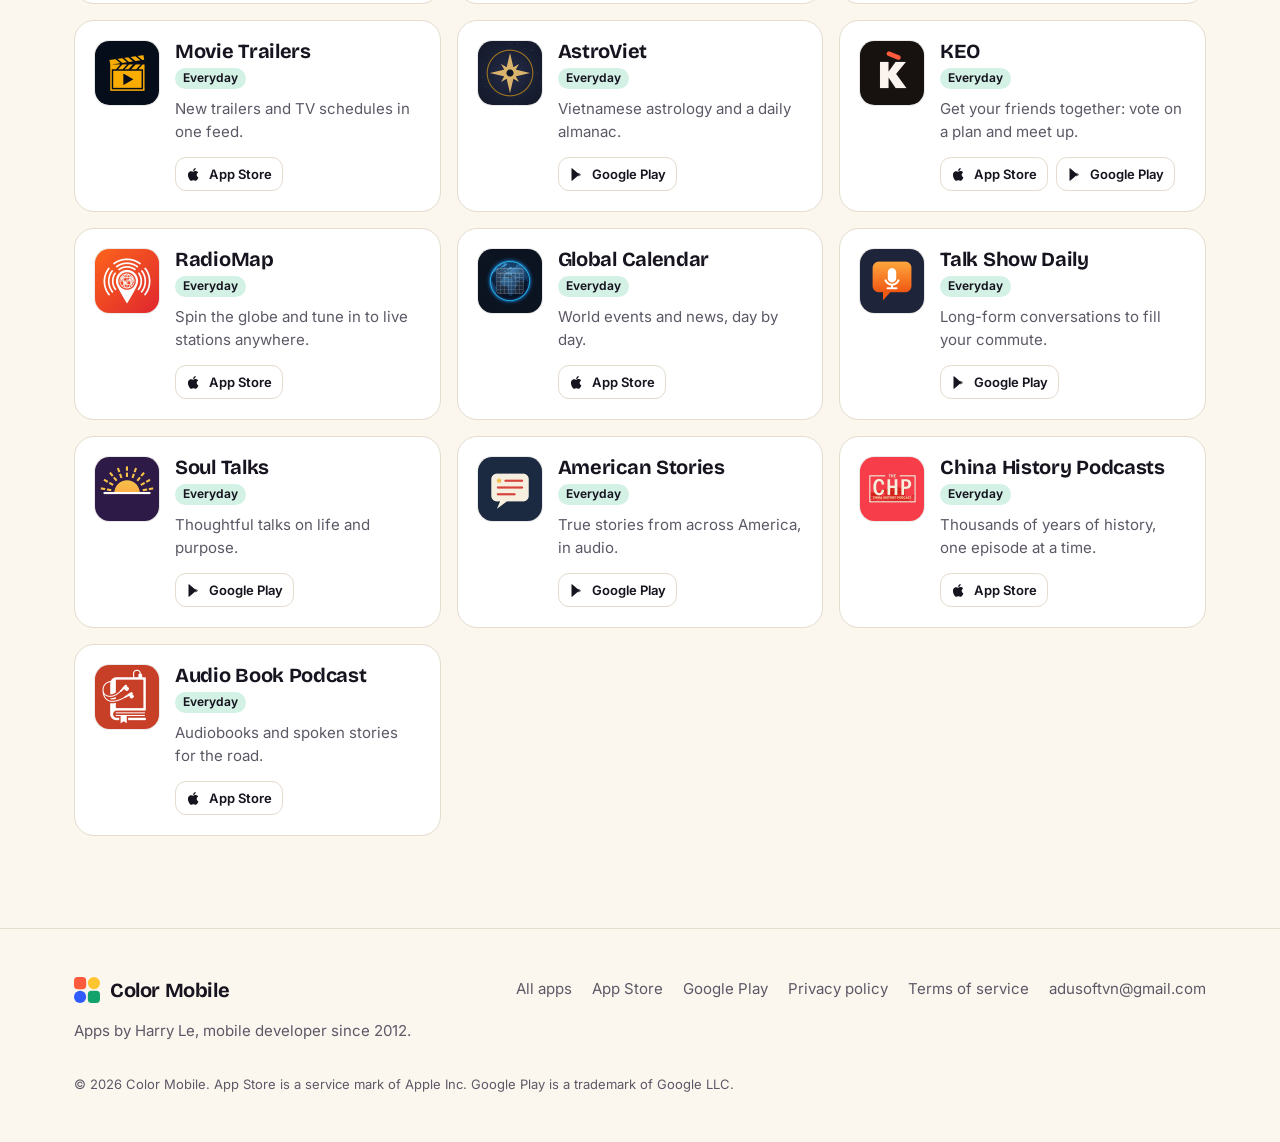
<file: apps.html>
<!doctype html>
<html lang="en">
<head>
<meta charset="utf-8">
<meta name="viewport" content="width=device-width, initial-scale=1">
<meta http-equiv="Content-Security-Policy" content="default-src 'none'; img-src 'self'; style-src 'self'; font-src 'self'; script-src 'self'; connect-src 'none'; base-uri 'none'; form-action 'none'">
<meta name="referrer" content="strict-origin-when-cross-origin">
<title>All apps by Color Mobile</title>
<meta name="description" content="Every Color Mobile app and game for iPhone and Android, with links to the App Store and Google Play.">
<link rel="canonical" href="https://harrylevn.github.io/apps.html">
<meta property="og:type" content="website">
<meta property="og:title" content="All apps by Color Mobile">
<meta property="og:description" content="Every Color Mobile app and game for iPhone and Android, with links to the App Store and Google Play.">
<meta property="og:url" content="https://harrylevn.github.io/apps.html">
<meta property="og:image" content="https://harrylevn.github.io/og.png">
<meta name="twitter:card" content="summary_large_image">
<link rel="icon" href="favicon.svg" type="image/svg+xml">
<link rel="preload" href="bricolage.woff2" as="font" type="font/woff2" crossorigin>
<link rel="stylesheet" href="styles.css">
<script type="application/ld+json">{"@context": "https://schema.org", "@type": "ItemList", "itemListElement": [{"@type": "ListItem", "position": 1, "name": "Battle Tank Pro", "url": "https://harrylevn.github.io/apps.html#battle-tank"}, {"@type": "ListItem", "position": 2, "name": "Legend Wings", "url": "https://harrylevn.github.io/apps.html#legend-wings"}, {"@type": "ListItem", "position": 3, "name": "Onet Connect", "url": "https://harrylevn.github.io/apps.html#onet-connect"}, {"@type": "ListItem", "position": 4, "name": "Solitaire Collection", "url": "https://harrylevn.github.io/apps.html#solitaire"}, {"@type": "ListItem", "position": 5, "name": "Lotus Logic", "url": "https://harrylevn.github.io/apps.html#lotus-logic"}, {"@type": "ListItem", "position": 6, "name": "Ring Twist", "url": "https://harrylevn.github.io/apps.html#ring-twist"}, {"@type": "ListItem", "position": 7, "name": "Topple Keep", "url": "https://harrylevn.github.io/apps.html#topple-keep"}, {"@type": "ListItem", "position": 8, "name": "Mural Bots", "url": "https://harrylevn.github.io/apps.html#mural-bots"}, {"@type": "ListItem", "position": 9, "name": "Tank Strike", "url": "https://harrylevn.github.io/apps.html#tank-strike"}, {"@type": "ListItem", "position": 10, "name": "Onet Animal Connect", "url": "https://harrylevn.github.io/apps.html#onet-animal"}, {"@type": "ListItem", "position": 11, "name": "Find Spot It", "url": "https://harrylevn.github.io/apps.html#find-spot-it"}, {"@type": "ListItem", "position": 12, "name": "Voice Recorder", "url": "https://harrylevn.github.io/apps.html#voice-recorder"}, {"@type": "ListItem", "position": 13, "name": "Sound Meter", "url": "https://harrylevn.github.io/apps.html#sound-meter"}, {"@type": "ListItem", "position": 14, "name": "Screen Recorder", "url": "https://harrylevn.github.io/apps.html#screen-recorder"}, {"@type": "ListItem", "position": 15, "name": "Bubble Level", "url": "https://harrylevn.github.io/apps.html#bubble-level"}, {"@type": "ListItem", "position": 16, "name": "Compass", "url": "https://harrylevn.github.io/apps.html#compass"}, {"@type": "ListItem", "position": 17, "name": "QR Scanner", "url": "https://harrylevn.github.io/apps.html#qr-scanner"}, {"@type": "ListItem", "position": 18, "name": "Unit Converter", "url": "https://harrylevn.github.io/apps.html#unit-converter"}, {"@type": "ListItem", "position": 19, "name": "Doc Scanner", "url": "https://harrylevn.github.io/apps.html#doc-scanner"}, {"@type": "ListItem", "position": 20, "name": "Ringtone Maker", "url": "https://harrylevn.github.io/apps.html#ringtone-maker"}, {"@type": "ListItem", "position": 21, "name": "All Currency", "url": "https://harrylevn.github.io/apps.html#all-currency"}, {"@type": "ListItem", "position": 22, "name": "GPS Speedometer", "url": "https://harrylevn.github.io/apps.html#speedometer"}, {"@type": "ListItem", "position": 23, "name": "GPS Record", "url": "https://harrylevn.github.io/apps.html#gps-record"}, {"@type": "ListItem", "position": 24, "name": "Weather City", "url": "https://harrylevn.github.io/apps.html#weather-city"}, {"@type": "ListItem", "position": 25, "name": "ExpireTrack", "url": "https://harrylevn.github.io/apps.html#expiretrack"}, {"@type": "ListItem", "position": 26, "name": "App Lock Pro", "url": "https://harrylevn.github.io/apps.html#app-lock"}, {"@type": "ListItem", "position": 27, "name": "Learn Spanish", "url": "https://harrylevn.github.io/apps.html#learn-spanish"}, {"@type": "ListItem", "position": 28, "name": "Learn French", "url": "https://harrylevn.github.io/apps.html#learn-french"}, {"@type": "ListItem", "position": 29, "name": "Learn Japanese", "url": "https://harrylevn.github.io/apps.html#learn-japanese"}, {"@type": "ListItem", "position": 30, "name": "Learn Chinese", "url": "https://harrylevn.github.io/apps.html#learn-chinese"}, {"@type": "ListItem", "position": 31, "name": "Learn English Podcasts", "url": "https://harrylevn.github.io/apps.html#learn-english"}, {"@type": "ListItem", "position": 32, "name": "IELTS & TOEIC Podcasts", "url": "https://harrylevn.github.io/apps.html#ielts-english"}, {"@type": "ListItem", "position": 33, "name": "Daily English", "url": "https://harrylevn.github.io/apps.html#daily-english"}, {"@type": "ListItem", "position": 34, "name": "English with Audiobooks", "url": "https://harrylevn.github.io/apps.html#english-audiobooks"}, {"@type": "ListItem", "position": 35, "name": "Kids English", "url": "https://harrylevn.github.io/apps.html#kids-english"}, {"@type": "ListItem", "position": 36, "name": "B\u00e9 L\u00e0m To\u00e1n", "url": "https://harrylevn.github.io/apps.html#be-lam-toan"}, {"@type": "ListItem", "position": 37, "name": "Sunleak", "url": "https://harrylevn.github.io/apps.html#sunleak"}, {"@type": "ListItem", "position": 38, "name": "Face Detective", "url": "https://harrylevn.github.io/apps.html#face-detective"}, {"@type": "ListItem", "position": 39, "name": "Movie Diary", "url": "https://harrylevn.github.io/apps.html#movie-diary"}, {"@type": "ListItem", "position": 40, "name": "Movie Trailers", "url": "https://harrylevn.github.io/apps.html#movie-trailers"}, {"@type": "ListItem", "position": 41, "name": "AstroViet", "url": "https://harrylevn.github.io/apps.html#astroviet"}, {"@type": "ListItem", "position": 42, "name": "KEO", "url": "https://harrylevn.github.io/apps.html#keo"}, {"@type": "ListItem", "position": 43, "name": "RadioMap", "url": "https://harrylevn.github.io/apps.html#radiomap"}, {"@type": "ListItem", "position": 44, "name": "Global Calendar", "url": "https://harrylevn.github.io/apps.html#global-calendar"}, {"@type": "ListItem", "position": 45, "name": "Talk Show Daily", "url": "https://harrylevn.github.io/apps.html#talk-show-daily"}, {"@type": "ListItem", "position": 46, "name": "Soul Talks", "url": "https://harrylevn.github.io/apps.html#soul-talks"}, {"@type": "ListItem", "position": 47, "name": "American Stories", "url": "https://harrylevn.github.io/apps.html#american-stories"}, {"@type": "ListItem", "position": 48, "name": "China History Podcasts", "url": "https://harrylevn.github.io/apps.html#china-history"}, {"@type": "ListItem", "position": 49, "name": "Audio Book Podcast", "url": "https://harrylevn.github.io/apps.html#audio-book"}]}</script>
</head>
<body>
<a class="skip" href="#main">Skip to content</a>
<header class="top"><div class="wrap">
<a class="brand" href="index.html"><svg class="logo" viewBox="0 0 32 32" aria-hidden="true"><rect width="15" height="15" rx="4.5" fill="#ff5a3c"/><rect x="17" width="15" height="15" rx="7.5" fill="#ffc531"/><rect y="17" width="15" height="15" rx="7.5" fill="#2f5bff"/><rect x="17" y="17" width="15" height="15" rx="4.5" fill="#12a26b"/></svg><span>Color Mobile</span></a>
<nav aria-label="Main"><a href="apps.html" aria-current="page">Apps</a><a href="index.html#about">About</a><a href="mailto:adusoftvn@gmail.com">Contact</a></nav>
</div></header>
<main id="main">

<section class="pagehead"><div class="wrap"><p class="eyebrow">All apps</p><h1>49 apps, two stores.</h1>
<div class="filters" hidden><div role="group" aria-label="Filter by type"><button class="chip" data-family="all" aria-pressed="true">All</button><button class="chip" data-family="games" aria-pressed="false">Games</button><button class="chip" data-family="tools" aria-pressed="false">Tools</button><button class="chip" data-family="learn" aria-pressed="false">Learn</button><button class="chip" data-family="life" aria-pressed="false">Everyday</button></div><div role="group" aria-label="Filter by store"><button class="chip" data-store="all" aria-pressed="true">Both stores</button><button class="chip" data-store="ios" aria-pressed="false">App Store</button><button class="chip" data-store="play" aria-pressed="false">Google Play</button></div></div>
<p class="result" aria-live="polite"></p></div></section>
<section class="cards-wrap"><div class="wrap cards"><article class="card f-games" id="battle-tank" data-family="games" data-stores="ios play"><img class="icon" src="icons/battle-tank.jpg" alt="" width="64" height="64" loading="lazy"><div class="card-body"><h2>Battle Tank Pro</h2><span class="tag">Games</span><p>The 1990 tank classic rebuilt: wide maps, 80 stages, base building and survival mode.</p><div class="stores"><a class="store small" href="https://apps.apple.com/app/id725233886" rel="noopener" aria-label="Battle Tank Pro on the App Store"><svg viewBox="0 0 24 24" aria-hidden="true"><path d="M17.05 12.54c-.03-2.6 2.12-3.85 2.22-3.91-1.21-1.77-3.09-2.01-3.76-2.04-1.6-.16-3.12.94-3.93.94-.81 0-2.06-.92-3.39-.89-1.74.03-3.35 1.01-4.25 2.57-1.81 3.14-.46 7.79 1.3 10.34.86 1.25 1.89 2.65 3.24 2.6 1.3-.05 1.79-.84 3.36-.84 1.57 0 2.01.84 3.39.81 1.4-.02 2.28-1.27 3.14-2.53.99-1.45 1.4-2.85 1.42-2.92-.03-.01-2.71-1.04-2.74-4.13zM14.47 4.9c.72-.87 1.2-2.08 1.07-3.29-1.03.04-2.28.69-3.02 1.56-.66.77-1.24 2-1.09 3.18 1.15.09 2.32-.58 3.04-1.45z"/></svg><span>App Store</span></a><a class="store small" href="https://play.google.com/store/apps/details?id=com.HarryLe.BattleTank" rel="noopener" aria-label="Battle Tank Pro on Google Play"><svg viewBox="0 0 24 24" aria-hidden="true"><path d="M4 2.6v18.8c0 .5.5.8 1 .6l10.7-9.1a1 1 0 0 0 0-1.8L5 2c-.5-.2-1 .1-1 .6z"/><path d="M15.2 9l2.9 1.6c1.2.7 1.2 2.1 0 2.8L15.2 15 12.4 12z" opacity=".65"/></svg><span>Google Play</span></a></div></div></article><article class="card f-games" id="legend-wings" data-family="games" data-stores="ios play"><img class="icon" src="icons/legend-wings.jpg" alt="" width="64" height="64" loading="lazy"><div class="card-body"><h2>Legend Wings</h2><span class="tag">Games</span><p>A vertical sky shooter with plenty on screen to dodge.</p><div class="stores"><a class="store small" href="https://apps.apple.com/app/id1324405660" rel="noopener" aria-label="Legend Wings on the App Store"><svg viewBox="0 0 24 24" aria-hidden="true"><path d="M17.05 12.54c-.03-2.6 2.12-3.85 2.22-3.91-1.21-1.77-3.09-2.01-3.76-2.04-1.6-.16-3.12.94-3.93.94-.81 0-2.06-.92-3.39-.89-1.74.03-3.35 1.01-4.25 2.57-1.81 3.14-.46 7.79 1.3 10.34.86 1.25 1.89 2.65 3.24 2.6 1.3-.05 1.79-.84 3.36-.84 1.57 0 2.01.84 3.39.81 1.4-.02 2.28-1.27 3.14-2.53.99-1.45 1.4-2.85 1.42-2.92-.03-.01-2.71-1.04-2.74-4.13zM14.47 4.9c.72-.87 1.2-2.08 1.07-3.29-1.03.04-2.28.69-3.02 1.56-.66.77-1.24 2-1.09 3.18 1.15.09 2.32-.58 3.04-1.45z"/></svg><span>App Store</span></a><a class="store small" href="https://play.google.com/store/apps/details?id=com.HarryLe.LegendWings" rel="noopener" aria-label="Legend Wings on Google Play"><svg viewBox="0 0 24 24" aria-hidden="true"><path d="M4 2.6v18.8c0 .5.5.8 1 .6l10.7-9.1a1 1 0 0 0 0-1.8L5 2c-.5-.2-1 .1-1 .6z"/><path d="M15.2 9l2.9 1.6c1.2.7 1.2 2.1 0 2.8L15.2 15 12.4 12z" opacity=".65"/></svg><span>Google Play</span></a></div></div></article><article class="card f-games" id="onet-connect" data-family="games" data-stores="ios play"><img class="icon" src="icons/onet-connect.jpg" alt="" width="64" height="64" loading="lazy"><div class="card-body"><h2>Onet Connect</h2><span class="tag">Games</span><p>Link matching tiles against the clock in the tile puzzle everyone knows.</p><div class="stores"><a class="store small" href="https://apps.apple.com/app/id1078095769" rel="noopener" aria-label="Onet Connect on the App Store"><svg viewBox="0 0 24 24" aria-hidden="true"><path d="M17.05 12.54c-.03-2.6 2.12-3.85 2.22-3.91-1.21-1.77-3.09-2.01-3.76-2.04-1.6-.16-3.12.94-3.93.94-.81 0-2.06-.92-3.39-.89-1.74.03-3.35 1.01-4.25 2.57-1.81 3.14-.46 7.79 1.3 10.34.86 1.25 1.89 2.65 3.24 2.6 1.3-.05 1.79-.84 3.36-.84 1.57 0 2.01.84 3.39.81 1.4-.02 2.28-1.27 3.14-2.53.99-1.45 1.4-2.85 1.42-2.92-.03-.01-2.71-1.04-2.74-4.13zM14.47 4.9c.72-.87 1.2-2.08 1.07-3.29-1.03.04-2.28.69-3.02 1.56-.66.77-1.24 2-1.09 3.18 1.15.09 2.32-.58 3.04-1.45z"/></svg><span>App Store</span></a><a class="store small" href="https://play.google.com/store/apps/details?id=onetmatch.connect.tiles.puzzle.onetconnect" rel="noopener" aria-label="Onet Connect on Google Play"><svg viewBox="0 0 24 24" aria-hidden="true"><path d="M4 2.6v18.8c0 .5.5.8 1 .6l10.7-9.1a1 1 0 0 0 0-1.8L5 2c-.5-.2-1 .1-1 .6z"/><path d="M15.2 9l2.9 1.6c1.2.7 1.2 2.1 0 2.8L15.2 15 12.4 12z" opacity=".65"/></svg><span>Google Play</span></a></div></div></article><article class="card f-games" id="solitaire" data-family="games" data-stores="ios play"><img class="icon" src="icons/solitaire.jpg" alt="" width="64" height="64" loading="lazy"><div class="card-body"><h2>Solitaire Collection</h2><span class="tag">Games</span><p>Klondike and a deck full of other patience games in one place.</p><div class="stores"><a class="store small" href="https://apps.apple.com/app/id6761642816" rel="noopener" aria-label="Solitaire Collection on the App Store"><svg viewBox="0 0 24 24" aria-hidden="true"><path d="M17.05 12.54c-.03-2.6 2.12-3.85 2.22-3.91-1.21-1.77-3.09-2.01-3.76-2.04-1.6-.16-3.12.94-3.93.94-.81 0-2.06-.92-3.39-.89-1.74.03-3.35 1.01-4.25 2.57-1.81 3.14-.46 7.79 1.3 10.34.86 1.25 1.89 2.65 3.24 2.6 1.3-.05 1.79-.84 3.36-.84 1.57 0 2.01.84 3.39.81 1.4-.02 2.28-1.27 3.14-2.53.99-1.45 1.4-2.85 1.42-2.92-.03-.01-2.71-1.04-2.74-4.13zM14.47 4.9c.72-.87 1.2-2.08 1.07-3.29-1.03.04-2.28.69-3.02 1.56-.66.77-1.24 2-1.09 3.18 1.15.09 2.32-.58 3.04-1.45z"/></svg><span>App Store</span></a><a class="store small" href="https://play.google.com/store/apps/details?id=com.addiction.solitaire" rel="noopener" aria-label="Solitaire Collection on Google Play"><svg viewBox="0 0 24 24" aria-hidden="true"><path d="M4 2.6v18.8c0 .5.5.8 1 .6l10.7-9.1a1 1 0 0 0 0-1.8L5 2c-.5-.2-1 .1-1 .6z"/><path d="M15.2 9l2.9 1.6c1.2.7 1.2 2.1 0 2.8L15.2 15 12.4 12z" opacity=".65"/></svg><span>Google Play</span></a></div></div></article><article class="card f-games" id="lotus-logic" data-family="games" data-stores="play"><img class="icon" src="icons/lotus-logic.png" alt="" width="64" height="64" loading="lazy"><div class="card-body"><h2>Lotus Logic</h2><span class="tag">Games</span><p>A calm pond puzzle that gets properly tricky.</p><div class="stores"><a class="store small" href="https://play.google.com/store/apps/details?id=com.HarryLe.LotusLogic" rel="noopener" aria-label="Lotus Logic on Google Play"><svg viewBox="0 0 24 24" aria-hidden="true"><path d="M4 2.6v18.8c0 .5.5.8 1 .6l10.7-9.1a1 1 0 0 0 0-1.8L5 2c-.5-.2-1 .1-1 .6z"/><path d="M15.2 9l2.9 1.6c1.2.7 1.2 2.1 0 2.8L15.2 15 12.4 12z" opacity=".65"/></svg><span>Google Play</span></a></div></div></article><article class="card f-games" id="ring-twist" data-family="games" data-stores="play"><img class="icon" src="icons/ring-twist.png" alt="" width="64" height="64" loading="lazy"><div class="card-body"><h2>Ring Twist</h2><span class="tag">Games</span><p>Rotate the rings, line up the path, unlock the puzzle.</p><div class="stores"><a class="store small" href="https://play.google.com/store/apps/details?id=com.HarryLe.RingTwist" rel="noopener" aria-label="Ring Twist on Google Play"><svg viewBox="0 0 24 24" aria-hidden="true"><path d="M4 2.6v18.8c0 .5.5.8 1 .6l10.7-9.1a1 1 0 0 0 0-1.8L5 2c-.5-.2-1 .1-1 .6z"/><path d="M15.2 9l2.9 1.6c1.2.7 1.2 2.1 0 2.8L15.2 15 12.4 12z" opacity=".65"/></svg><span>Google Play</span></a></div></div></article><article class="card f-games" id="topple-keep" data-family="games" data-stores="play"><img class="icon" src="icons/topple-keep.png" alt="" width="64" height="64" loading="lazy"><div class="card-body"><h2>Topple Keep</h2><span class="tag">Games</span><p>Aim the cannon and bring the castle down with real physics.</p><div class="stores"><a class="store small" href="https://play.google.com/store/apps/details?id=com.HarryLe.ToppleKeep" rel="noopener" aria-label="Topple Keep on Google Play"><svg viewBox="0 0 24 24" aria-hidden="true"><path d="M4 2.6v18.8c0 .5.5.8 1 .6l10.7-9.1a1 1 0 0 0 0-1.8L5 2c-.5-.2-1 .1-1 .6z"/><path d="M15.2 9l2.9 1.6c1.2.7 1.2 2.1 0 2.8L15.2 15 12.4 12z" opacity=".65"/></svg><span>Google Play</span></a></div></div></article><article class="card f-games" id="mural-bots" data-family="games" data-stores="play"><img class="icon" src="icons/mural-bots.png" alt="" width="64" height="64" loading="lazy"><div class="card-body"><h2>Mural Bots</h2><span class="tag">Games</span><p>Send colour-shooting robots along the conveyor to paint the wall.</p><div class="stores"><a class="store small" href="https://play.google.com/store/apps/details?id=com.HarryLe.MuralBots" rel="noopener" aria-label="Mural Bots on Google Play"><svg viewBox="0 0 24 24" aria-hidden="true"><path d="M4 2.6v18.8c0 .5.5.8 1 .6l10.7-9.1a1 1 0 0 0 0-1.8L5 2c-.5-.2-1 .1-1 .6z"/><path d="M15.2 9l2.9 1.6c1.2.7 1.2 2.1 0 2.8L15.2 15 12.4 12z" opacity=".65"/></svg><span>Google Play</span></a></div></div></article><article class="card f-games" id="tank-strike" data-family="games" data-stores="ios"><img class="icon" src="icons/tank-strike.jpg" alt="" width="64" height="64" loading="lazy"><div class="card-body"><h2>Tank Strike</h2><span class="tag">Games</span><p>Hold the base against waves of armour.</p><div class="stores"><a class="store small" href="https://apps.apple.com/app/id6802329615" rel="noopener" aria-label="Tank Strike on the App Store"><svg viewBox="0 0 24 24" aria-hidden="true"><path d="M17.05 12.54c-.03-2.6 2.12-3.85 2.22-3.91-1.21-1.77-3.09-2.01-3.76-2.04-1.6-.16-3.12.94-3.93.94-.81 0-2.06-.92-3.39-.89-1.74.03-3.35 1.01-4.25 2.57-1.81 3.14-.46 7.79 1.3 10.34.86 1.25 1.89 2.65 3.24 2.6 1.3-.05 1.79-.84 3.36-.84 1.57 0 2.01.84 3.39.81 1.4-.02 2.28-1.27 3.14-2.53.99-1.45 1.4-2.85 1.42-2.92-.03-.01-2.71-1.04-2.74-4.13zM14.47 4.9c.72-.87 1.2-2.08 1.07-3.29-1.03.04-2.28.69-3.02 1.56-.66.77-1.24 2-1.09 3.18 1.15.09 2.32-.58 3.04-1.45z"/></svg><span>App Store</span></a></div></div></article><article class="card f-games" id="onet-animal" data-family="games" data-stores="ios"><img class="icon" src="icons/onet-animal.jpg" alt="" width="64" height="64" loading="lazy"><div class="card-body"><h2>Onet Animal Connect</h2><span class="tag">Games</span><p>The classic link puzzle on a board full of animals.</p><div class="stores"><a class="store small" href="https://apps.apple.com/app/id6814014936" rel="noopener" aria-label="Onet Animal Connect on the App Store"><svg viewBox="0 0 24 24" aria-hidden="true"><path d="M17.05 12.54c-.03-2.6 2.12-3.85 2.22-3.91-1.21-1.77-3.09-2.01-3.76-2.04-1.6-.16-3.12.94-3.93.94-.81 0-2.06-.92-3.39-.89-1.74.03-3.35 1.01-4.25 2.57-1.81 3.14-.46 7.79 1.3 10.34.86 1.25 1.89 2.65 3.24 2.6 1.3-.05 1.79-.84 3.36-.84 1.57 0 2.01.84 3.39.81 1.4-.02 2.28-1.27 3.14-2.53.99-1.45 1.4-2.85 1.42-2.92-.03-.01-2.71-1.04-2.74-4.13zM14.47 4.9c.72-.87 1.2-2.08 1.07-3.29-1.03.04-2.28.69-3.02 1.56-.66.77-1.24 2-1.09 3.18 1.15.09 2.32-.58 3.04-1.45z"/></svg><span>App Store</span></a></div></div></article><article class="card f-games" id="find-spot-it" data-family="games" data-stores="ios"><img class="icon" src="icons/find-spot-it.jpg" alt="" width="64" height="64" loading="lazy"><div class="card-body"><h2>Find Spot It</h2><span class="tag">Games</span><p>Spot the differences between two pictures before time runs out.</p><div class="stores"><a class="store small" href="https://apps.apple.com/app/id6761292235" rel="noopener" aria-label="Find Spot It on the App Store"><svg viewBox="0 0 24 24" aria-hidden="true"><path d="M17.05 12.54c-.03-2.6 2.12-3.85 2.22-3.91-1.21-1.77-3.09-2.01-3.76-2.04-1.6-.16-3.12.94-3.93.94-.81 0-2.06-.92-3.39-.89-1.74.03-3.35 1.01-4.25 2.57-1.81 3.14-.46 7.79 1.3 10.34.86 1.25 1.89 2.65 3.24 2.6 1.3-.05 1.79-.84 3.36-.84 1.57 0 2.01.84 3.39.81 1.4-.02 2.28-1.27 3.14-2.53.99-1.45 1.4-2.85 1.42-2.92-.03-.01-2.71-1.04-2.74-4.13zM14.47 4.9c.72-.87 1.2-2.08 1.07-3.29-1.03.04-2.28.69-3.02 1.56-.66.77-1.24 2-1.09 3.18 1.15.09 2.32-.58 3.04-1.45z"/></svg><span>App Store</span></a></div></div></article><article class="card f-tools" id="voice-recorder" data-family="tools" data-stores="play"><img class="icon" src="icons/voice-recorder.png" alt="" width="64" height="64" loading="lazy"><div class="card-body"><h2>Voice Recorder</h2><span class="tag">Tools</span><p>Tap once and record memos, meetings and ideas.</p><div class="stores"><a class="store small" href="https://play.google.com/store/apps/details?id=com.HarryLe.VoiceRecorder" rel="noopener" aria-label="Voice Recorder on Google Play"><svg viewBox="0 0 24 24" aria-hidden="true"><path d="M4 2.6v18.8c0 .5.5.8 1 .6l10.7-9.1a1 1 0 0 0 0-1.8L5 2c-.5-.2-1 .1-1 .6z"/><path d="M15.2 9l2.9 1.6c1.2.7 1.2 2.1 0 2.8L15.2 15 12.4 12z" opacity=".65"/></svg><span>Google Play</span></a></div></div></article><article class="card f-tools" id="sound-meter" data-family="tools" data-stores="play"><img class="icon" src="icons/sound-meter.png" alt="" width="64" height="64" loading="lazy"><div class="card-body"><h2>Sound Meter</h2><span class="tag">Tools</span><p>Measure noise in dB with A-weighting, Fast and Slow modes and history.</p><div class="stores"><a class="store small" href="https://play.google.com/store/apps/details?id=com.HarryLe.SoundMeter" rel="noopener" aria-label="Sound Meter on Google Play"><svg viewBox="0 0 24 24" aria-hidden="true"><path d="M4 2.6v18.8c0 .5.5.8 1 .6l10.7-9.1a1 1 0 0 0 0-1.8L5 2c-.5-.2-1 .1-1 .6z"/><path d="M15.2 9l2.9 1.6c1.2.7 1.2 2.1 0 2.8L15.2 15 12.4 12z" opacity=".65"/></svg><span>Google Play</span></a></div></div></article><article class="card f-tools" id="screen-recorder" data-family="tools" data-stores="play"><img class="icon" src="icons/screen-recorder.png" alt="" width="64" height="64" loading="lazy"><div class="card-body"><h2>Screen Recorder</h2><span class="tag">Tools</span><p>Capture your screen with mic or internal audio, and pause any time.</p><div class="stores"><a class="store small" href="https://play.google.com/store/apps/details?id=com.HarryLe.ScreenRecorder" rel="noopener" aria-label="Screen Recorder on Google Play"><svg viewBox="0 0 24 24" aria-hidden="true"><path d="M4 2.6v18.8c0 .5.5.8 1 .6l10.7-9.1a1 1 0 0 0 0-1.8L5 2c-.5-.2-1 .1-1 .6z"/><path d="M15.2 9l2.9 1.6c1.2.7 1.2 2.1 0 2.8L15.2 15 12.4 12z" opacity=".65"/></svg><span>Google Play</span></a></div></div></article><article class="card f-tools" id="bubble-level" data-family="tools" data-stores="play"><img class="icon" src="icons/bubble-level.png" alt="" width="64" height="64" loading="lazy"><div class="card-body"><h2>Bubble Level</h2><span class="tag">Tools</span><p>A spirit level and ruler that are always in your pocket.</p><div class="stores"><a class="store small" href="https://play.google.com/store/apps/details?id=com.HarryLe.BubbleLevel" rel="noopener" aria-label="Bubble Level on Google Play"><svg viewBox="0 0 24 24" aria-hidden="true"><path d="M4 2.6v18.8c0 .5.5.8 1 .6l10.7-9.1a1 1 0 0 0 0-1.8L5 2c-.5-.2-1 .1-1 .6z"/><path d="M15.2 9l2.9 1.6c1.2.7 1.2 2.1 0 2.8L15.2 15 12.4 12z" opacity=".65"/></svg><span>Google Play</span></a></div></div></article><article class="card f-tools" id="compass" data-family="tools" data-stores="play"><img class="icon" src="icons/compass.png" alt="" width="64" height="64" loading="lazy"><div class="card-body"><h2>Compass</h2><span class="tag">Tools</span><p>True north, coordinates and bearing, with location optional.</p><div class="stores"><a class="store small" href="https://play.google.com/store/apps/details?id=com.HarryLe.Compass" rel="noopener" aria-label="Compass on Google Play"><svg viewBox="0 0 24 24" aria-hidden="true"><path d="M4 2.6v18.8c0 .5.5.8 1 .6l10.7-9.1a1 1 0 0 0 0-1.8L5 2c-.5-.2-1 .1-1 .6z"/><path d="M15.2 9l2.9 1.6c1.2.7 1.2 2.1 0 2.8L15.2 15 12.4 12z" opacity=".65"/></svg><span>Google Play</span></a></div></div></article><article class="card f-tools" id="qr-scanner" data-family="tools" data-stores="play"><img class="icon" src="icons/qr-scanner.png" alt="" width="64" height="64" loading="lazy"><div class="card-body"><h2>QR Scanner</h2><span class="tag">Tools</span><p>Scan any QR code or barcode, and make your own.</p><div class="stores"><a class="store small" href="https://play.google.com/store/apps/details?id=com.HarryLe.QRScanner" rel="noopener" aria-label="QR Scanner on Google Play"><svg viewBox="0 0 24 24" aria-hidden="true"><path d="M4 2.6v18.8c0 .5.5.8 1 .6l10.7-9.1a1 1 0 0 0 0-1.8L5 2c-.5-.2-1 .1-1 .6z"/><path d="M15.2 9l2.9 1.6c1.2.7 1.2 2.1 0 2.8L15.2 15 12.4 12z" opacity=".65"/></svg><span>Google Play</span></a></div></div></article><article class="card f-tools" id="unit-converter" data-family="tools" data-stores="play"><img class="icon" src="icons/unit-converter.png" alt="" width="64" height="64" loading="lazy"><div class="card-body"><h2>Unit Converter</h2><span class="tag">Tools</span><p>Exact conversions across everyday units, with no rounding surprises.</p><div class="stores"><a class="store small" href="https://play.google.com/store/apps/details?id=com.HarryLe.UnitConverter" rel="noopener" aria-label="Unit Converter on Google Play"><svg viewBox="0 0 24 24" aria-hidden="true"><path d="M4 2.6v18.8c0 .5.5.8 1 .6l10.7-9.1a1 1 0 0 0 0-1.8L5 2c-.5-.2-1 .1-1 .6z"/><path d="M15.2 9l2.9 1.6c1.2.7 1.2 2.1 0 2.8L15.2 15 12.4 12z" opacity=".65"/></svg><span>Google Play</span></a></div></div></article><article class="card f-tools" id="doc-scanner" data-family="tools" data-stores="play"><img class="icon" src="icons/doc-scanner.png" alt="" width="64" height="64" loading="lazy"><div class="card-body"><h2>Doc Scanner</h2><span class="tag">Tools</span><p>Turn paper into clean, shareable PDFs.</p><div class="stores"><a class="store small" href="https://play.google.com/store/apps/details?id=com.HarryLe.DocScanner" rel="noopener" aria-label="Doc Scanner on Google Play"><svg viewBox="0 0 24 24" aria-hidden="true"><path d="M4 2.6v18.8c0 .5.5.8 1 .6l10.7-9.1a1 1 0 0 0 0-1.8L5 2c-.5-.2-1 .1-1 .6z"/><path d="M15.2 9l2.9 1.6c1.2.7 1.2 2.1 0 2.8L15.2 15 12.4 12z" opacity=".65"/></svg><span>Google Play</span></a></div></div></article><article class="card f-tools" id="ringtone-maker" data-family="tools" data-stores="ios play"><img class="icon" src="icons/ringtone-maker.jpg" alt="" width="64" height="64" loading="lazy"><div class="card-body"><h2>Ringtone Maker</h2><span class="tag">Tools</span><p>Cut the best part of any song into a ringtone.</p><div class="stores"><a class="store small" href="https://apps.apple.com/app/id914797220" rel="noopener" aria-label="Ringtone Maker on the App Store"><svg viewBox="0 0 24 24" aria-hidden="true"><path d="M17.05 12.54c-.03-2.6 2.12-3.85 2.22-3.91-1.21-1.77-3.09-2.01-3.76-2.04-1.6-.16-3.12.94-3.93.94-.81 0-2.06-.92-3.39-.89-1.74.03-3.35 1.01-4.25 2.57-1.81 3.14-.46 7.79 1.3 10.34.86 1.25 1.89 2.65 3.24 2.6 1.3-.05 1.79-.84 3.36-.84 1.57 0 2.01.84 3.39.81 1.4-.02 2.28-1.27 3.14-2.53.99-1.45 1.4-2.85 1.42-2.92-.03-.01-2.71-1.04-2.74-4.13zM14.47 4.9c.72-.87 1.2-2.08 1.07-3.29-1.03.04-2.28.69-3.02 1.56-.66.77-1.24 2-1.09 3.18 1.15.09 2.32-.58 3.04-1.45z"/></svg><span>App Store</span></a><a class="store small" href="https://play.google.com/store/apps/details?id=com.ringscut.ringtones" rel="noopener" aria-label="Ringtone Maker on Google Play"><svg viewBox="0 0 24 24" aria-hidden="true"><path d="M4 2.6v18.8c0 .5.5.8 1 .6l10.7-9.1a1 1 0 0 0 0-1.8L5 2c-.5-.2-1 .1-1 .6z"/><path d="M15.2 9l2.9 1.6c1.2.7 1.2 2.1 0 2.8L15.2 15 12.4 12z" opacity=".65"/></svg><span>Google Play</span></a></div></div></article><article class="card f-tools" id="all-currency" data-family="tools" data-stores="ios"><img class="icon" src="icons/all-currency.jpg" alt="" width="64" height="64" loading="lazy"><div class="card-body"><h2>All Currency</h2><span class="tag">Tools</span><p>Convert currencies quickly, wherever you travel.</p><div class="stores"><a class="store small" href="https://apps.apple.com/app/id985908521" rel="noopener" aria-label="All Currency on the App Store"><svg viewBox="0 0 24 24" aria-hidden="true"><path d="M17.05 12.54c-.03-2.6 2.12-3.85 2.22-3.91-1.21-1.77-3.09-2.01-3.76-2.04-1.6-.16-3.12.94-3.93.94-.81 0-2.06-.92-3.39-.89-1.74.03-3.35 1.01-4.25 2.57-1.81 3.14-.46 7.79 1.3 10.34.86 1.25 1.89 2.65 3.24 2.6 1.3-.05 1.79-.84 3.36-.84 1.57 0 2.01.84 3.39.81 1.4-.02 2.28-1.27 3.14-2.53.99-1.45 1.4-2.85 1.42-2.92-.03-.01-2.71-1.04-2.74-4.13zM14.47 4.9c.72-.87 1.2-2.08 1.07-3.29-1.03.04-2.28.69-3.02 1.56-.66.77-1.24 2-1.09 3.18 1.15.09 2.32-.58 3.04-1.45z"/></svg><span>App Store</span></a></div></div></article><article class="card f-tools" id="speedometer" data-family="tools" data-stores="ios play"><img class="icon" src="icons/speedometer.jpg" alt="" width="64" height="64" loading="lazy"><div class="card-body"><h2>GPS Speedometer</h2><span class="tag">Tools</span><p>Speed, trips and a heads-up display for every drive.</p><div class="stores"><a class="store small" href="https://apps.apple.com/app/id1017628592" rel="noopener" aria-label="GPS Speedometer on the App Store"><svg viewBox="0 0 24 24" aria-hidden="true"><path d="M17.05 12.54c-.03-2.6 2.12-3.85 2.22-3.91-1.21-1.77-3.09-2.01-3.76-2.04-1.6-.16-3.12.94-3.93.94-.81 0-2.06-.92-3.39-.89-1.74.03-3.35 1.01-4.25 2.57-1.81 3.14-.46 7.79 1.3 10.34.86 1.25 1.89 2.65 3.24 2.6 1.3-.05 1.79-.84 3.36-.84 1.57 0 2.01.84 3.39.81 1.4-.02 2.28-1.27 3.14-2.53.99-1.45 1.4-2.85 1.42-2.92-.03-.01-2.71-1.04-2.74-4.13zM14.47 4.9c.72-.87 1.2-2.08 1.07-3.29-1.03.04-2.28.69-3.02 1.56-.66.77-1.24 2-1.09 3.18 1.15.09 2.32-.58 3.04-1.45z"/></svg><span>App Store</span></a><a class="store small" href="https://play.google.com/store/apps/details?id=com.speedometer.drivingassistant.odometer" rel="noopener" aria-label="GPS Speedometer on Google Play"><svg viewBox="0 0 24 24" aria-hidden="true"><path d="M4 2.6v18.8c0 .5.5.8 1 .6l10.7-9.1a1 1 0 0 0 0-1.8L5 2c-.5-.2-1 .1-1 .6z"/><path d="M15.2 9l2.9 1.6c1.2.7 1.2 2.1 0 2.8L15.2 15 12.4 12z" opacity=".65"/></svg><span>Google Play</span></a></div></div></article><article class="card f-tools" id="gps-record" data-family="tools" data-stores="ios"><img class="icon" src="icons/gps-record.jpg" alt="" width="64" height="64" loading="lazy"><div class="card-body"><h2>GPS Record</h2><span class="tag">Tools</span><p>Record your trips and look back at every route.</p><div class="stores"><a class="store small" href="https://apps.apple.com/app/id1044972859" rel="noopener" aria-label="GPS Record on the App Store"><svg viewBox="0 0 24 24" aria-hidden="true"><path d="M17.05 12.54c-.03-2.6 2.12-3.85 2.22-3.91-1.21-1.77-3.09-2.01-3.76-2.04-1.6-.16-3.12.94-3.93.94-.81 0-2.06-.92-3.39-.89-1.74.03-3.35 1.01-4.25 2.57-1.81 3.14-.46 7.79 1.3 10.34.86 1.25 1.89 2.65 3.24 2.6 1.3-.05 1.79-.84 3.36-.84 1.57 0 2.01.84 3.39.81 1.4-.02 2.28-1.27 3.14-2.53.99-1.45 1.4-2.85 1.42-2.92-.03-.01-2.71-1.04-2.74-4.13zM14.47 4.9c.72-.87 1.2-2.08 1.07-3.29-1.03.04-2.28.69-3.02 1.56-.66.77-1.24 2-1.09 3.18 1.15.09 2.32-.58 3.04-1.45z"/></svg><span>App Store</span></a></div></div></article><article class="card f-tools" id="weather-city" data-family="tools" data-stores="ios"><img class="icon" src="icons/weather-city.jpg" alt="" width="64" height="64" loading="lazy"><div class="card-body"><h2>Weather City</h2><span class="tag">Tools</span><p>A clear forecast for every city you care about.</p><div class="stores"><a class="store small" href="https://apps.apple.com/app/id988338749" rel="noopener" aria-label="Weather City on the App Store"><svg viewBox="0 0 24 24" aria-hidden="true"><path d="M17.05 12.54c-.03-2.6 2.12-3.85 2.22-3.91-1.21-1.77-3.09-2.01-3.76-2.04-1.6-.16-3.12.94-3.93.94-.81 0-2.06-.92-3.39-.89-1.74.03-3.35 1.01-4.25 2.57-1.81 3.14-.46 7.79 1.3 10.34.86 1.25 1.89 2.65 3.24 2.6 1.3-.05 1.79-.84 3.36-.84 1.57 0 2.01.84 3.39.81 1.4-.02 2.28-1.27 3.14-2.53.99-1.45 1.4-2.85 1.42-2.92-.03-.01-2.71-1.04-2.74-4.13zM14.47 4.9c.72-.87 1.2-2.08 1.07-3.29-1.03.04-2.28.69-3.02 1.56-.66.77-1.24 2-1.09 3.18 1.15.09 2.32-.58 3.04-1.45z"/></svg><span>App Store</span></a></div></div></article><article class="card f-tools" id="expiretrack" data-family="tools" data-stores="ios play"><img class="icon" src="icons/expiretrack.jpg" alt="" width="64" height="64" loading="lazy"><div class="card-body"><h2>ExpireTrack</h2><span class="tag">Tools</span><p>Track expiry dates so food gets eaten, not binned.</p><div class="stores"><a class="store small" href="https://apps.apple.com/app/id6762545496" rel="noopener" aria-label="ExpireTrack on the App Store"><svg viewBox="0 0 24 24" aria-hidden="true"><path d="M17.05 12.54c-.03-2.6 2.12-3.85 2.22-3.91-1.21-1.77-3.09-2.01-3.76-2.04-1.6-.16-3.12.94-3.93.94-.81 0-2.06-.92-3.39-.89-1.74.03-3.35 1.01-4.25 2.57-1.81 3.14-.46 7.79 1.3 10.34.86 1.25 1.89 2.65 3.24 2.6 1.3-.05 1.79-.84 3.36-.84 1.57 0 2.01.84 3.39.81 1.4-.02 2.28-1.27 3.14-2.53.99-1.45 1.4-2.85 1.42-2.92-.03-.01-2.71-1.04-2.74-4.13zM14.47 4.9c.72-.87 1.2-2.08 1.07-3.29-1.03.04-2.28.69-3.02 1.56-.66.77-1.24 2-1.09 3.18 1.15.09 2.32-.58 3.04-1.45z"/></svg><span>App Store</span></a><a class="store small" href="https://play.google.com/store/apps/details?id=com.expirydate.expiretrack.trackerapp" rel="noopener" aria-label="ExpireTrack on Google Play"><svg viewBox="0 0 24 24" aria-hidden="true"><path d="M4 2.6v18.8c0 .5.5.8 1 .6l10.7-9.1a1 1 0 0 0 0-1.8L5 2c-.5-.2-1 .1-1 .6z"/><path d="M15.2 9l2.9 1.6c1.2.7 1.2 2.1 0 2.8L15.2 15 12.4 12z" opacity=".65"/></svg><span>Google Play</span></a></div></div></article><article class="card f-tools" id="app-lock" data-family="tools" data-stores="play"><img class="icon" src="icons/app-lock.png" alt="" width="64" height="64" loading="lazy"><div class="card-body"><h2>App Lock Pro</h2><span class="tag">Tools</span><p>Keep chosen apps behind a lock.</p><div class="stores"><a class="store small" href="https://play.google.com/store/apps/details?id=com.applocker.applockro" rel="noopener" aria-label="App Lock Pro on Google Play"><svg viewBox="0 0 24 24" aria-hidden="true"><path d="M4 2.6v18.8c0 .5.5.8 1 .6l10.7-9.1a1 1 0 0 0 0-1.8L5 2c-.5-.2-1 .1-1 .6z"/><path d="M15.2 9l2.9 1.6c1.2.7 1.2 2.1 0 2.8L15.2 15 12.4 12z" opacity=".65"/></svg><span>Google Play</span></a></div></div></article><article class="card f-learn" id="learn-spanish" data-family="learn" data-stores="ios"><img class="icon" src="icons/learn-spanish.jpg" alt="" width="64" height="64" loading="lazy"><div class="card-body"><h2>Learn Spanish</h2><span class="tag">Learn</span><p>A structured course in grammar and vocabulary with real listening.</p><div class="stores"><a class="store small" href="https://apps.apple.com/app/id1460481857" rel="noopener" aria-label="Learn Spanish on the App Store"><svg viewBox="0 0 24 24" aria-hidden="true"><path d="M17.05 12.54c-.03-2.6 2.12-3.85 2.22-3.91-1.21-1.77-3.09-2.01-3.76-2.04-1.6-.16-3.12.94-3.93.94-.81 0-2.06-.92-3.39-.89-1.74.03-3.35 1.01-4.25 2.57-1.81 3.14-.46 7.79 1.3 10.34.86 1.25 1.89 2.65 3.24 2.6 1.3-.05 1.79-.84 3.36-.84 1.57 0 2.01.84 3.39.81 1.4-.02 2.28-1.27 3.14-2.53.99-1.45 1.4-2.85 1.42-2.92-.03-.01-2.71-1.04-2.74-4.13zM14.47 4.9c.72-.87 1.2-2.08 1.07-3.29-1.03.04-2.28.69-3.02 1.56-.66.77-1.24 2-1.09 3.18 1.15.09 2.32-.58 3.04-1.45z"/></svg><span>App Store</span></a></div></div></article><article class="card f-learn" id="learn-french" data-family="learn" data-stores="ios"><img class="icon" src="icons/learn-french.jpg" alt="" width="64" height="64" loading="lazy"><div class="card-body"><h2>Learn French</h2><span class="tag">Learn</span><p>Pick up French by listening, with lessons built around native recordings.</p><div class="stores"><a class="store small" href="https://apps.apple.com/app/id1197758256" rel="noopener" aria-label="Learn French on the App Store"><svg viewBox="0 0 24 24" aria-hidden="true"><path d="M17.05 12.54c-.03-2.6 2.12-3.85 2.22-3.91-1.21-1.77-3.09-2.01-3.76-2.04-1.6-.16-3.12.94-3.93.94-.81 0-2.06-.92-3.39-.89-1.74.03-3.35 1.01-4.25 2.57-1.81 3.14-.46 7.79 1.3 10.34.86 1.25 1.89 2.65 3.24 2.6 1.3-.05 1.79-.84 3.36-.84 1.57 0 2.01.84 3.39.81 1.4-.02 2.28-1.27 3.14-2.53.99-1.45 1.4-2.85 1.42-2.92-.03-.01-2.71-1.04-2.74-4.13zM14.47 4.9c.72-.87 1.2-2.08 1.07-3.29-1.03.04-2.28.69-3.02 1.56-.66.77-1.24 2-1.09 3.18 1.15.09 2.32-.58 3.04-1.45z"/></svg><span>App Store</span></a></div></div></article><article class="card f-learn" id="learn-japanese" data-family="learn" data-stores="ios"><img class="icon" src="icons/learn-japanese.jpg" alt="" width="64" height="64" loading="lazy"><div class="card-body"><h2>Learn Japanese</h2><span class="tag">Learn</span><p>Listen your way into Japanese, with romaji alongside.</p><div class="stores"><a class="store small" href="https://apps.apple.com/app/id1363496808" rel="noopener" aria-label="Learn Japanese on the App Store"><svg viewBox="0 0 24 24" aria-hidden="true"><path d="M17.05 12.54c-.03-2.6 2.12-3.85 2.22-3.91-1.21-1.77-3.09-2.01-3.76-2.04-1.6-.16-3.12.94-3.93.94-.81 0-2.06-.92-3.39-.89-1.74.03-3.35 1.01-4.25 2.57-1.81 3.14-.46 7.79 1.3 10.34.86 1.25 1.89 2.65 3.24 2.6 1.3-.05 1.79-.84 3.36-.84 1.57 0 2.01.84 3.39.81 1.4-.02 2.28-1.27 3.14-2.53.99-1.45 1.4-2.85 1.42-2.92-.03-.01-2.71-1.04-2.74-4.13zM14.47 4.9c.72-.87 1.2-2.08 1.07-3.29-1.03.04-2.28.69-3.02 1.56-.66.77-1.24 2-1.09 3.18 1.15.09 2.32-.58 3.04-1.45z"/></svg><span>App Store</span></a></div></div></article><article class="card f-learn" id="learn-chinese" data-family="learn" data-stores="ios play"><img class="icon" src="icons/learn-chinese.jpg" alt="" width="64" height="64" loading="lazy"><div class="card-body"><h2>Learn Chinese</h2><span class="tag">Learn</span><p>Hear Mandarin every day and follow along with pinyin.</p><div class="stores"><a class="store small" href="https://apps.apple.com/app/id1361961882" rel="noopener" aria-label="Learn Chinese on the App Store"><svg viewBox="0 0 24 24" aria-hidden="true"><path d="M17.05 12.54c-.03-2.6 2.12-3.85 2.22-3.91-1.21-1.77-3.09-2.01-3.76-2.04-1.6-.16-3.12.94-3.93.94-.81 0-2.06-.92-3.39-.89-1.74.03-3.35 1.01-4.25 2.57-1.81 3.14-.46 7.79 1.3 10.34.86 1.25 1.89 2.65 3.24 2.6 1.3-.05 1.79-.84 3.36-.84 1.57 0 2.01.84 3.39.81 1.4-.02 2.28-1.27 3.14-2.53.99-1.45 1.4-2.85 1.42-2.92-.03-.01-2.71-1.04-2.74-4.13zM14.47 4.9c.72-.87 1.2-2.08 1.07-3.29-1.03.04-2.28.69-3.02 1.56-.66.77-1.24 2-1.09 3.18 1.15.09 2.32-.58 3.04-1.45z"/></svg><span>App Store</span></a><a class="store small" href="https://play.google.com/store/apps/details?id=learnchinese.learnchinesedaily.listentolearning" rel="noopener" aria-label="Learn Chinese on Google Play"><svg viewBox="0 0 24 24" aria-hidden="true"><path d="M4 2.6v18.8c0 .5.5.8 1 .6l10.7-9.1a1 1 0 0 0 0-1.8L5 2c-.5-.2-1 .1-1 .6z"/><path d="M15.2 9l2.9 1.6c1.2.7 1.2 2.1 0 2.8L15.2 15 12.4 12z" opacity=".65"/></svg><span>Google Play</span></a></div></div></article><article class="card f-learn" id="learn-english" data-family="learn" data-stores="ios"><img class="icon" src="icons/learn-english.jpg" alt="" width="64" height="64" loading="lazy"><div class="card-body"><h2>Learn English Podcasts</h2><span class="tag">Learn</span><p>Improve your English with podcasts made for learners.</p><div class="stores"><a class="store small" href="https://apps.apple.com/app/id1321289399" rel="noopener" aria-label="Learn English Podcasts on the App Store"><svg viewBox="0 0 24 24" aria-hidden="true"><path d="M17.05 12.54c-.03-2.6 2.12-3.85 2.22-3.91-1.21-1.77-3.09-2.01-3.76-2.04-1.6-.16-3.12.94-3.93.94-.81 0-2.06-.92-3.39-.89-1.74.03-3.35 1.01-4.25 2.57-1.81 3.14-.46 7.79 1.3 10.34.86 1.25 1.89 2.65 3.24 2.6 1.3-.05 1.79-.84 3.36-.84 1.57 0 2.01.84 3.39.81 1.4-.02 2.28-1.27 3.14-2.53.99-1.45 1.4-2.85 1.42-2.92-.03-.01-2.71-1.04-2.74-4.13zM14.47 4.9c.72-.87 1.2-2.08 1.07-3.29-1.03.04-2.28.69-3.02 1.56-.66.77-1.24 2-1.09 3.18 1.15.09 2.32-.58 3.04-1.45z"/></svg><span>App Store</span></a></div></div></article><article class="card f-learn" id="ielts-english" data-family="learn" data-stores="ios play"><img class="icon" src="icons/ielts-english.jpg" alt="" width="64" height="64" loading="lazy"><div class="card-body"><h2>IELTS &amp; TOEIC Podcasts</h2><span class="tag">Learn</span><p>Exam-focused listening practice for IELTS, TOEIC and TOEFL.</p><div class="stores"><a class="store small" href="https://apps.apple.com/app/id1461016071" rel="noopener" aria-label="IELTS &amp; TOEIC Podcasts on the App Store"><svg viewBox="0 0 24 24" aria-hidden="true"><path d="M17.05 12.54c-.03-2.6 2.12-3.85 2.22-3.91-1.21-1.77-3.09-2.01-3.76-2.04-1.6-.16-3.12.94-3.93.94-.81 0-2.06-.92-3.39-.89-1.74.03-3.35 1.01-4.25 2.57-1.81 3.14-.46 7.79 1.3 10.34.86 1.25 1.89 2.65 3.24 2.6 1.3-.05 1.79-.84 3.36-.84 1.57 0 2.01.84 3.39.81 1.4-.02 2.28-1.27 3.14-2.53.99-1.45 1.4-2.85 1.42-2.92-.03-.01-2.71-1.04-2.74-4.13zM14.47 4.9c.72-.87 1.2-2.08 1.07-3.29-1.03.04-2.28.69-3.02 1.56-.66.77-1.24 2-1.09 3.18 1.15.09 2.32-.58 3.04-1.45z"/></svg><span>App Store</span></a><a class="store small" href="https://play.google.com/store/apps/details?id=englishradio.ieltpractice.englishpodcast" rel="noopener" aria-label="IELTS &amp; TOEIC Podcasts on Google Play"><svg viewBox="0 0 24 24" aria-hidden="true"><path d="M4 2.6v18.8c0 .5.5.8 1 .6l10.7-9.1a1 1 0 0 0 0-1.8L5 2c-.5-.2-1 .1-1 .6z"/><path d="M15.2 9l2.9 1.6c1.2.7 1.2 2.1 0 2.8L15.2 15 12.4 12z" opacity=".65"/></svg><span>Google Play</span></a></div></div></article><article class="card f-learn" id="daily-english" data-family="learn" data-stores="play"><img class="icon" src="icons/daily-english.png" alt="" width="64" height="64" loading="lazy"><div class="card-body"><h2>Daily English</h2><span class="tag">Learn</span><p>A short English lesson for every day.</p><div class="stores"><a class="store small" href="https://play.google.com/store/apps/details?id=com.dailyenglish.eslpodcast" rel="noopener" aria-label="Daily English on Google Play"><svg viewBox="0 0 24 24" aria-hidden="true"><path d="M4 2.6v18.8c0 .5.5.8 1 .6l10.7-9.1a1 1 0 0 0 0-1.8L5 2c-.5-.2-1 .1-1 .6z"/><path d="M15.2 9l2.9 1.6c1.2.7 1.2 2.1 0 2.8L15.2 15 12.4 12z" opacity=".65"/></svg><span>Google Play</span></a></div></div></article><article class="card f-learn" id="english-audiobooks" data-family="learn" data-stores="play"><img class="icon" src="icons/english-audiobooks.png" alt="" width="64" height="64" loading="lazy"><div class="card-body"><h2>English with Audiobooks</h2><span class="tag">Learn</span><p>Learn English through stories read aloud.</p><div class="stores"><a class="store small" href="https://play.google.com/store/apps/details?id=com.learnenglish.listentolearn.learningbypodcast" rel="noopener" aria-label="English with Audiobooks on Google Play"><svg viewBox="0 0 24 24" aria-hidden="true"><path d="M4 2.6v18.8c0 .5.5.8 1 .6l10.7-9.1a1 1 0 0 0 0-1.8L5 2c-.5-.2-1 .1-1 .6z"/><path d="M15.2 9l2.9 1.6c1.2.7 1.2 2.1 0 2.8L15.2 15 12.4 12z" opacity=".65"/></svg><span>Google Play</span></a></div></div></article><article class="card f-learn" id="kids-english" data-family="learn" data-stores="play"><img class="icon" src="icons/kids-english.png" alt="" width="64" height="64" loading="lazy"><div class="card-body"><h2>Kids English</h2><span class="tag">Learn</span><p>First English words for young listeners.</p><div class="stores"><a class="store small" href="https://play.google.com/store/apps/details?id=com.harryle.kidsenglish" rel="noopener" aria-label="Kids English on Google Play"><svg viewBox="0 0 24 24" aria-hidden="true"><path d="M4 2.6v18.8c0 .5.5.8 1 .6l10.7-9.1a1 1 0 0 0 0-1.8L5 2c-.5-.2-1 .1-1 .6z"/><path d="M15.2 9l2.9 1.6c1.2.7 1.2 2.1 0 2.8L15.2 15 12.4 12z" opacity=".65"/></svg><span>Google Play</span></a></div></div></article><article class="card f-learn" id="be-lam-toan" data-family="learn" data-stores="ios"><img class="icon" src="icons/be-lam-toan.jpg" alt="" width="64" height="64" loading="lazy"><div class="card-body"><h2>Bé Làm Toán</h2><span class="tag">Learn</span><p>Maths practice that young Vietnamese learners enjoy.</p><div class="stores"><a class="store small" href="https://apps.apple.com/app/id900897475" rel="noopener" aria-label="Bé Làm Toán on the App Store"><svg viewBox="0 0 24 24" aria-hidden="true"><path d="M17.05 12.54c-.03-2.6 2.12-3.85 2.22-3.91-1.21-1.77-3.09-2.01-3.76-2.04-1.6-.16-3.12.94-3.93.94-.81 0-2.06-.92-3.39-.89-1.74.03-3.35 1.01-4.25 2.57-1.81 3.14-.46 7.79 1.3 10.34.86 1.25 1.89 2.65 3.24 2.6 1.3-.05 1.79-.84 3.36-.84 1.57 0 2.01.84 3.39.81 1.4-.02 2.28-1.27 3.14-2.53.99-1.45 1.4-2.85 1.42-2.92-.03-.01-2.71-1.04-2.74-4.13zM14.47 4.9c.72-.87 1.2-2.08 1.07-3.29-1.03.04-2.28.69-3.02 1.56-.66.77-1.24 2-1.09 3.18 1.15.09 2.32-.58 3.04-1.45z"/></svg><span>App Store</span></a></div></div></article><article class="card f-life" id="sunleak" data-family="life" data-stores="ios"><img class="icon" src="icons/sunleak.jpg" alt="" width="64" height="64" loading="lazy"><div class="card-body"><h2>Sunleak</h2><span class="tag">Everyday</span><p>A photo editor with light effects, stickers and quick magic edits.</p><div class="stores"><a class="store small" href="https://apps.apple.com/app/id707436361" rel="noopener" aria-label="Sunleak on the App Store"><svg viewBox="0 0 24 24" aria-hidden="true"><path d="M17.05 12.54c-.03-2.6 2.12-3.85 2.22-3.91-1.21-1.77-3.09-2.01-3.76-2.04-1.6-.16-3.12.94-3.93.94-.81 0-2.06-.92-3.39-.89-1.74.03-3.35 1.01-4.25 2.57-1.81 3.14-.46 7.79 1.3 10.34.86 1.25 1.89 2.65 3.24 2.6 1.3-.05 1.79-.84 3.36-.84 1.57 0 2.01.84 3.39.81 1.4-.02 2.28-1.27 3.14-2.53.99-1.45 1.4-2.85 1.42-2.92-.03-.01-2.71-1.04-2.74-4.13zM14.47 4.9c.72-.87 1.2-2.08 1.07-3.29-1.03.04-2.28.69-3.02 1.56-.66.77-1.24 2-1.09 3.18 1.15.09 2.32-.58 3.04-1.45z"/></svg><span>App Store</span></a></div></div></article><article class="card f-life" id="face-detective" data-family="life" data-stores="ios"><img class="icon" src="icons/face-detective.jpg" alt="" width="64" height="64" loading="lazy"><div class="card-body"><h2>Face Detective</h2><span class="tag">Everyday</span><p>Point your camera at a face and see how old it looks.</p><div class="stores"><a class="store small" href="https://apps.apple.com/app/id774363475" rel="noopener" aria-label="Face Detective on the App Store"><svg viewBox="0 0 24 24" aria-hidden="true"><path d="M17.05 12.54c-.03-2.6 2.12-3.85 2.22-3.91-1.21-1.77-3.09-2.01-3.76-2.04-1.6-.16-3.12.94-3.93.94-.81 0-2.06-.92-3.39-.89-1.74.03-3.35 1.01-4.25 2.57-1.81 3.14-.46 7.79 1.3 10.34.86 1.25 1.89 2.65 3.24 2.6 1.3-.05 1.79-.84 3.36-.84 1.57 0 2.01.84 3.39.81 1.4-.02 2.28-1.27 3.14-2.53.99-1.45 1.4-2.85 1.42-2.92-.03-.01-2.71-1.04-2.74-4.13zM14.47 4.9c.72-.87 1.2-2.08 1.07-3.29-1.03.04-2.28.69-3.02 1.56-.66.77-1.24 2-1.09 3.18 1.15.09 2.32-.58 3.04-1.45z"/></svg><span>App Store</span></a></div></div></article><article class="card f-life" id="movie-diary" data-family="life" data-stores="ios"><img class="icon" src="icons/movie-diary.jpg" alt="" width="64" height="64" loading="lazy"><div class="card-body"><h2>Movie Diary</h2><span class="tag">Everyday</span><p>Keep a log of what you watched and find what to watch next.</p><div class="stores"><a class="store small" href="https://apps.apple.com/app/id989071030" rel="noopener" aria-label="Movie Diary on the App Store"><svg viewBox="0 0 24 24" aria-hidden="true"><path d="M17.05 12.54c-.03-2.6 2.12-3.85 2.22-3.91-1.21-1.77-3.09-2.01-3.76-2.04-1.6-.16-3.12.94-3.93.94-.81 0-2.06-.92-3.39-.89-1.74.03-3.35 1.01-4.25 2.57-1.81 3.14-.46 7.79 1.3 10.34.86 1.25 1.89 2.65 3.24 2.6 1.3-.05 1.79-.84 3.36-.84 1.57 0 2.01.84 3.39.81 1.4-.02 2.28-1.27 3.14-2.53.99-1.45 1.4-2.85 1.42-2.92-.03-.01-2.71-1.04-2.74-4.13zM14.47 4.9c.72-.87 1.2-2.08 1.07-3.29-1.03.04-2.28.69-3.02 1.56-.66.77-1.24 2-1.09 3.18 1.15.09 2.32-.58 3.04-1.45z"/></svg><span>App Store</span></a></div></div></article><article class="card f-life" id="movie-trailers" data-family="life" data-stores="ios"><img class="icon" src="icons/movie-trailers.jpg" alt="" width="64" height="64" loading="lazy"><div class="card-body"><h2>Movie Trailers</h2><span class="tag">Everyday</span><p>New trailers and TV schedules in one feed.</p><div class="stores"><a class="store small" href="https://apps.apple.com/app/id6761086708" rel="noopener" aria-label="Movie Trailers on the App Store"><svg viewBox="0 0 24 24" aria-hidden="true"><path d="M17.05 12.54c-.03-2.6 2.12-3.85 2.22-3.91-1.21-1.77-3.09-2.01-3.76-2.04-1.6-.16-3.12.94-3.93.94-.81 0-2.06-.92-3.39-.89-1.74.03-3.35 1.01-4.25 2.57-1.81 3.14-.46 7.79 1.3 10.34.86 1.25 1.89 2.65 3.24 2.6 1.3-.05 1.79-.84 3.36-.84 1.57 0 2.01.84 3.39.81 1.4-.02 2.28-1.27 3.14-2.53.99-1.45 1.4-2.85 1.42-2.92-.03-.01-2.71-1.04-2.74-4.13zM14.47 4.9c.72-.87 1.2-2.08 1.07-3.29-1.03.04-2.28.69-3.02 1.56-.66.77-1.24 2-1.09 3.18 1.15.09 2.32-.58 3.04-1.45z"/></svg><span>App Store</span></a></div></div></article><article class="card f-life" id="astroviet" data-family="life" data-stores="play"><img class="icon" src="icons/astroviet.png" alt="" width="64" height="64" loading="lazy"><div class="card-body"><h2>AstroViet</h2><span class="tag">Everyday</span><p>Vietnamese astrology and a daily almanac.</p><div class="stores"><a class="store small" href="https://play.google.com/store/apps/details?id=com.HarryLe.AstroViet" rel="noopener" aria-label="AstroViet on Google Play"><svg viewBox="0 0 24 24" aria-hidden="true"><path d="M4 2.6v18.8c0 .5.5.8 1 .6l10.7-9.1a1 1 0 0 0 0-1.8L5 2c-.5-.2-1 .1-1 .6z"/><path d="M15.2 9l2.9 1.6c1.2.7 1.2 2.1 0 2.8L15.2 15 12.4 12z" opacity=".65"/></svg><span>Google Play</span></a></div></div></article><article class="card f-life" id="keo" data-family="life" data-stores="ios play"><img class="icon" src="icons/keo.jpg" alt="" width="64" height="64" loading="lazy"><div class="card-body"><h2>KEO</h2><span class="tag">Everyday</span><p>Get your friends together: vote on a plan and meet up.</p><div class="stores"><a class="store small" href="https://apps.apple.com/app/id6811606476" rel="noopener" aria-label="KEO on the App Store"><svg viewBox="0 0 24 24" aria-hidden="true"><path d="M17.05 12.54c-.03-2.6 2.12-3.85 2.22-3.91-1.21-1.77-3.09-2.01-3.76-2.04-1.6-.16-3.12.94-3.93.94-.81 0-2.06-.92-3.39-.89-1.74.03-3.35 1.01-4.25 2.57-1.81 3.14-.46 7.79 1.3 10.34.86 1.25 1.89 2.65 3.24 2.6 1.3-.05 1.79-.84 3.36-.84 1.57 0 2.01.84 3.39.81 1.4-.02 2.28-1.27 3.14-2.53.99-1.45 1.4-2.85 1.42-2.92-.03-.01-2.71-1.04-2.74-4.13zM14.47 4.9c.72-.87 1.2-2.08 1.07-3.29-1.03.04-2.28.69-3.02 1.56-.66.77-1.24 2-1.09 3.18 1.15.09 2.32-.58 3.04-1.45z"/></svg><span>App Store</span></a><a class="store small" href="https://play.google.com/store/apps/details?id=com.harryle.keo" rel="noopener" aria-label="KEO on Google Play"><svg viewBox="0 0 24 24" aria-hidden="true"><path d="M4 2.6v18.8c0 .5.5.8 1 .6l10.7-9.1a1 1 0 0 0 0-1.8L5 2c-.5-.2-1 .1-1 .6z"/><path d="M15.2 9l2.9 1.6c1.2.7 1.2 2.1 0 2.8L15.2 15 12.4 12z" opacity=".65"/></svg><span>Google Play</span></a></div></div></article><article class="card f-life" id="radiomap" data-family="life" data-stores="ios"><img class="icon" src="icons/radiomap.jpg" alt="" width="64" height="64" loading="lazy"><div class="card-body"><h2>RadioMap</h2><span class="tag">Everyday</span><p>Spin the globe and tune in to live stations anywhere.</p><div class="stores"><a class="store small" href="https://apps.apple.com/app/id6761658796" rel="noopener" aria-label="RadioMap on the App Store"><svg viewBox="0 0 24 24" aria-hidden="true"><path d="M17.05 12.54c-.03-2.6 2.12-3.85 2.22-3.91-1.21-1.77-3.09-2.01-3.76-2.04-1.6-.16-3.12.94-3.93.94-.81 0-2.06-.92-3.39-.89-1.74.03-3.35 1.01-4.25 2.57-1.81 3.14-.46 7.79 1.3 10.34.86 1.25 1.89 2.65 3.24 2.6 1.3-.05 1.79-.84 3.36-.84 1.57 0 2.01.84 3.39.81 1.4-.02 2.28-1.27 3.14-2.53.99-1.45 1.4-2.85 1.42-2.92-.03-.01-2.71-1.04-2.74-4.13zM14.47 4.9c.72-.87 1.2-2.08 1.07-3.29-1.03.04-2.28.69-3.02 1.56-.66.77-1.24 2-1.09 3.18 1.15.09 2.32-.58 3.04-1.45z"/></svg><span>App Store</span></a></div></div></article><article class="card f-life" id="global-calendar" data-family="life" data-stores="ios"><img class="icon" src="icons/global-calendar.jpg" alt="" width="64" height="64" loading="lazy"><div class="card-body"><h2>Global Calendar</h2><span class="tag">Everyday</span><p>World events and news, day by day.</p><div class="stores"><a class="store small" href="https://apps.apple.com/app/id6762288048" rel="noopener" aria-label="Global Calendar on the App Store"><svg viewBox="0 0 24 24" aria-hidden="true"><path d="M17.05 12.54c-.03-2.6 2.12-3.85 2.22-3.91-1.21-1.77-3.09-2.01-3.76-2.04-1.6-.16-3.12.94-3.93.94-.81 0-2.06-.92-3.39-.89-1.74.03-3.35 1.01-4.25 2.57-1.81 3.14-.46 7.79 1.3 10.34.86 1.25 1.89 2.65 3.24 2.6 1.3-.05 1.79-.84 3.36-.84 1.57 0 2.01.84 3.39.81 1.4-.02 2.28-1.27 3.14-2.53.99-1.45 1.4-2.85 1.42-2.92-.03-.01-2.71-1.04-2.74-4.13zM14.47 4.9c.72-.87 1.2-2.08 1.07-3.29-1.03.04-2.28.69-3.02 1.56-.66.77-1.24 2-1.09 3.18 1.15.09 2.32-.58 3.04-1.45z"/></svg><span>App Store</span></a></div></div></article><article class="card f-life" id="talk-show-daily" data-family="life" data-stores="play"><img class="icon" src="icons/talk-show-daily.png" alt="" width="64" height="64" loading="lazy"><div class="card-body"><h2>Talk Show Daily</h2><span class="tag">Everyday</span><p>Long-form conversations to fill your commute.</p><div class="stores"><a class="store small" href="https://play.google.com/store/apps/details?id=com.joerogan.listentolearn.learningbypodcast" rel="noopener" aria-label="Talk Show Daily on Google Play"><svg viewBox="0 0 24 24" aria-hidden="true"><path d="M4 2.6v18.8c0 .5.5.8 1 .6l10.7-9.1a1 1 0 0 0 0-1.8L5 2c-.5-.2-1 .1-1 .6z"/><path d="M15.2 9l2.9 1.6c1.2.7 1.2 2.1 0 2.8L15.2 15 12.4 12z" opacity=".65"/></svg><span>Google Play</span></a></div></div></article><article class="card f-life" id="soul-talks" data-family="life" data-stores="play"><img class="icon" src="icons/soul-talks.png" alt="" width="64" height="64" loading="lazy"><div class="card-body"><h2>Soul Talks</h2><span class="tag">Everyday</span><p>Thoughtful talks on life and purpose.</p><div class="stores"><a class="store small" href="https://play.google.com/store/apps/details?id=oprahsupersoul.oprahwinfrey.oprahroseshow" rel="noopener" aria-label="Soul Talks on Google Play"><svg viewBox="0 0 24 24" aria-hidden="true"><path d="M4 2.6v18.8c0 .5.5.8 1 .6l10.7-9.1a1 1 0 0 0 0-1.8L5 2c-.5-.2-1 .1-1 .6z"/><path d="M15.2 9l2.9 1.6c1.2.7 1.2 2.1 0 2.8L15.2 15 12.4 12z" opacity=".65"/></svg><span>Google Play</span></a></div></div></article><article class="card f-life" id="american-stories" data-family="life" data-stores="play"><img class="icon" src="icons/american-stories.png" alt="" width="64" height="64" loading="lazy"><div class="card-body"><h2>American Stories</h2><span class="tag">Everyday</span><p>True stories from across America, in audio.</p><div class="stores"><a class="store small" href="https://play.google.com/store/apps/details?id=listenpodcast.americanlifepodcast.thisamericanlife" rel="noopener" aria-label="American Stories on Google Play"><svg viewBox="0 0 24 24" aria-hidden="true"><path d="M4 2.6v18.8c0 .5.5.8 1 .6l10.7-9.1a1 1 0 0 0 0-1.8L5 2c-.5-.2-1 .1-1 .6z"/><path d="M15.2 9l2.9 1.6c1.2.7 1.2 2.1 0 2.8L15.2 15 12.4 12z" opacity=".65"/></svg><span>Google Play</span></a></div></div></article><article class="card f-life" id="china-history" data-family="life" data-stores="ios"><img class="icon" src="icons/china-history.jpg" alt="" width="64" height="64" loading="lazy"><div class="card-body"><h2>China History Podcasts</h2><span class="tag">Everyday</span><p>Thousands of years of history, one episode at a time.</p><div class="stores"><a class="store small" href="https://apps.apple.com/app/id1460664646" rel="noopener" aria-label="China History Podcasts on the App Store"><svg viewBox="0 0 24 24" aria-hidden="true"><path d="M17.05 12.54c-.03-2.6 2.12-3.85 2.22-3.91-1.21-1.77-3.09-2.01-3.76-2.04-1.6-.16-3.12.94-3.93.94-.81 0-2.06-.92-3.39-.89-1.74.03-3.35 1.01-4.25 2.57-1.81 3.14-.46 7.79 1.3 10.34.86 1.25 1.89 2.65 3.24 2.6 1.3-.05 1.79-.84 3.36-.84 1.57 0 2.01.84 3.39.81 1.4-.02 2.28-1.27 3.14-2.53.99-1.45 1.4-2.85 1.42-2.92-.03-.01-2.71-1.04-2.74-4.13zM14.47 4.9c.72-.87 1.2-2.08 1.07-3.29-1.03.04-2.28.69-3.02 1.56-.66.77-1.24 2-1.09 3.18 1.15.09 2.32-.58 3.04-1.45z"/></svg><span>App Store</span></a></div></div></article><article class="card f-life" id="audio-book" data-family="life" data-stores="ios"><img class="icon" src="icons/audio-book.jpg" alt="" width="64" height="64" loading="lazy"><div class="card-body"><h2>Audio Book Podcast</h2><span class="tag">Everyday</span><p>Audiobooks and spoken stories for the road.</p><div class="stores"><a class="store small" href="https://apps.apple.com/app/id1463350142" rel="noopener" aria-label="Audio Book Podcast on the App Store"><svg viewBox="0 0 24 24" aria-hidden="true"><path d="M17.05 12.54c-.03-2.6 2.12-3.85 2.22-3.91-1.21-1.77-3.09-2.01-3.76-2.04-1.6-.16-3.12.94-3.93.94-.81 0-2.06-.92-3.39-.89-1.74.03-3.35 1.01-4.25 2.57-1.81 3.14-.46 7.79 1.3 10.34.86 1.25 1.89 2.65 3.24 2.6 1.3-.05 1.79-.84 3.36-.84 1.57 0 2.01.84 3.39.81 1.4-.02 2.28-1.27 3.14-2.53.99-1.45 1.4-2.85 1.42-2.92-.03-.01-2.71-1.04-2.74-4.13zM14.47 4.9c.72-.87 1.2-2.08 1.07-3.29-1.03.04-2.28.69-3.02 1.56-.66.77-1.24 2-1.09 3.18 1.15.09 2.32-.58 3.04-1.45z"/></svg><span>App Store</span></a></div></div></article></div></section>

</main>
<footer><div class="wrap foot">
<div><a class="brand" href="index.html"><svg class="logo" viewBox="0 0 32 32" aria-hidden="true"><rect width="15" height="15" rx="4.5" fill="#ff5a3c"/><rect x="17" width="15" height="15" rx="7.5" fill="#ffc531"/><rect y="17" width="15" height="15" rx="7.5" fill="#2f5bff"/><rect x="17" y="17" width="15" height="15" rx="4.5" fill="#12a26b"/></svg><span>Color Mobile</span></a><p>Apps by Harry Le, mobile developer since 2012.</p></div>
<div class="links"><a href="apps.html">All apps</a><a href="https://apps.apple.com/developer/id672121512" rel="noopener">App Store</a><a href="https://play.google.com/store/apps/dev?id=5718060259290948522" rel="noopener">Google Play</a><a href="privacy-policy.html">Privacy policy</a><a href="terms-of-service.html">Terms of service</a><a href="mailto:adusoftvn@gmail.com">adusoftvn@gmail.com</a></div>
<p class="legal">© 2026 Color Mobile. App Store is a service mark of Apple Inc. Google Play is a trademark of Google LLC.</p>
</div></footer>
<script src="main.js" defer></script>
</body>
</html>
</file>
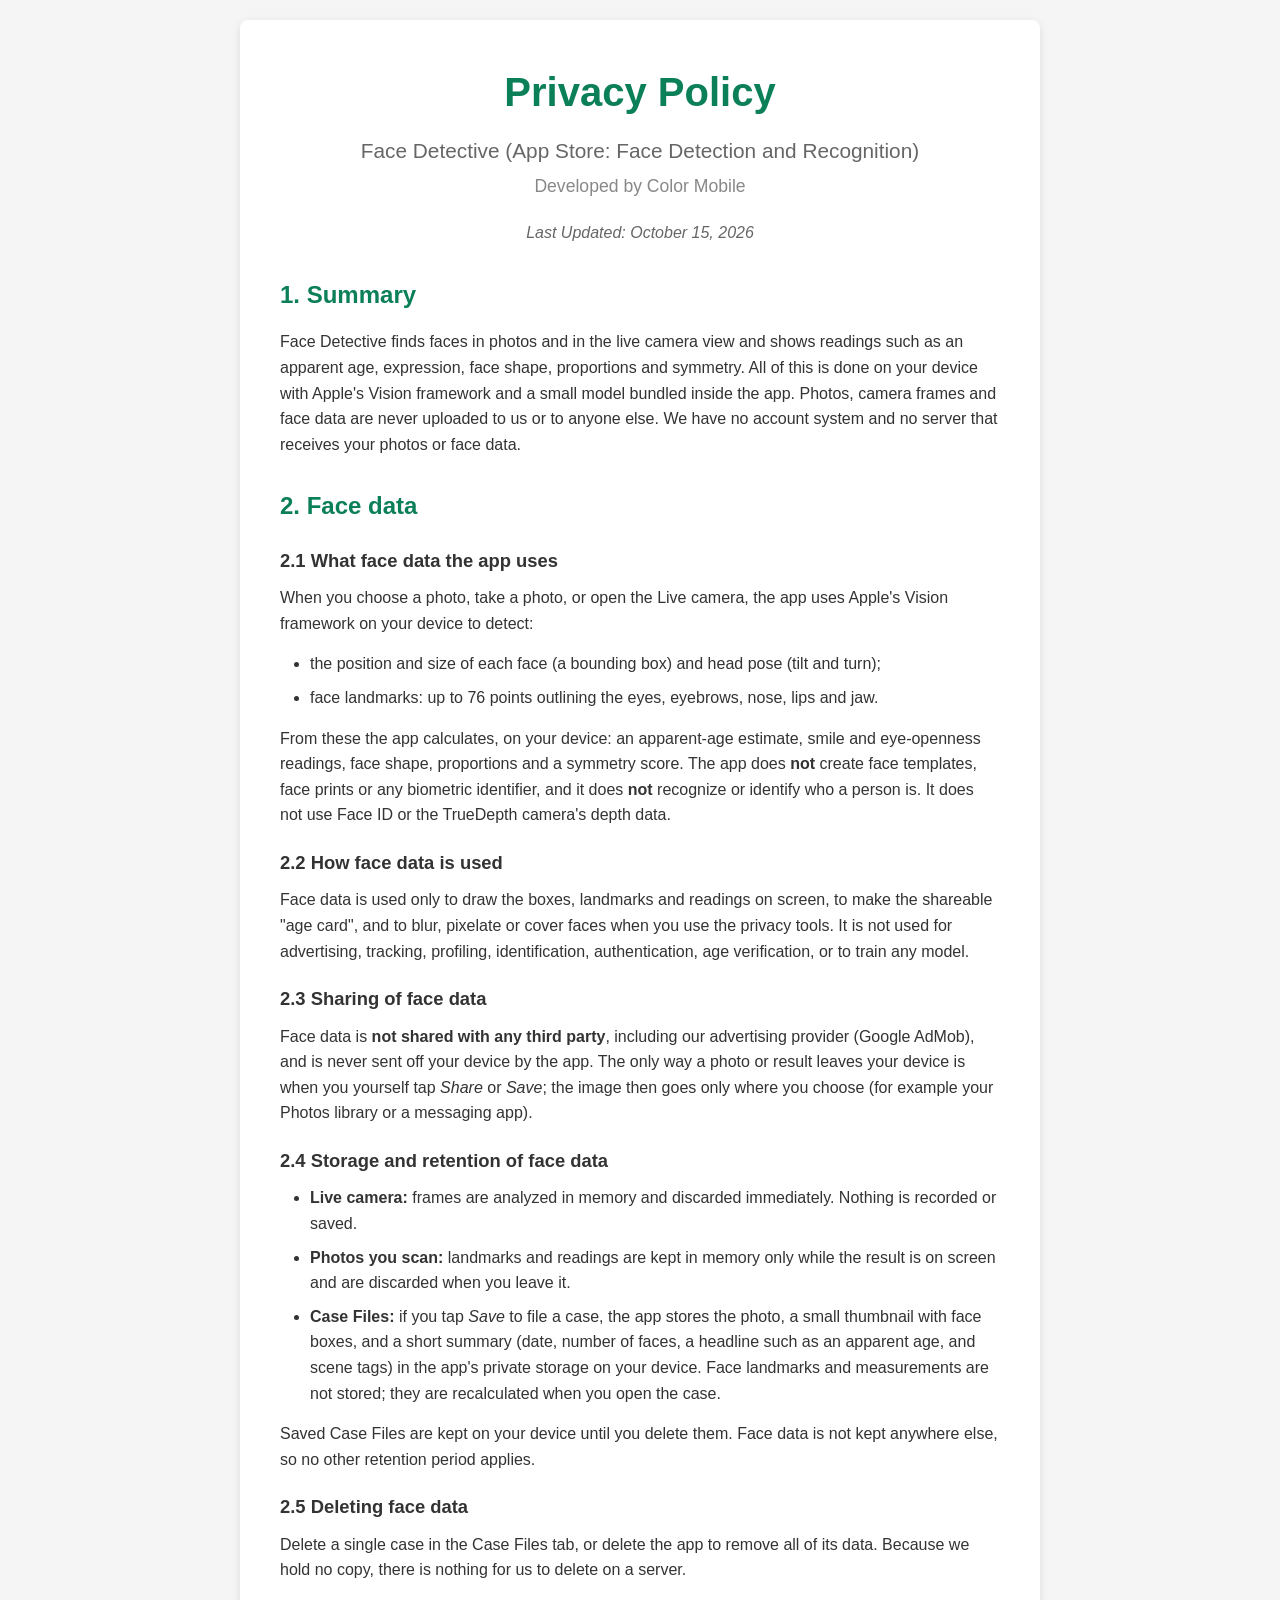
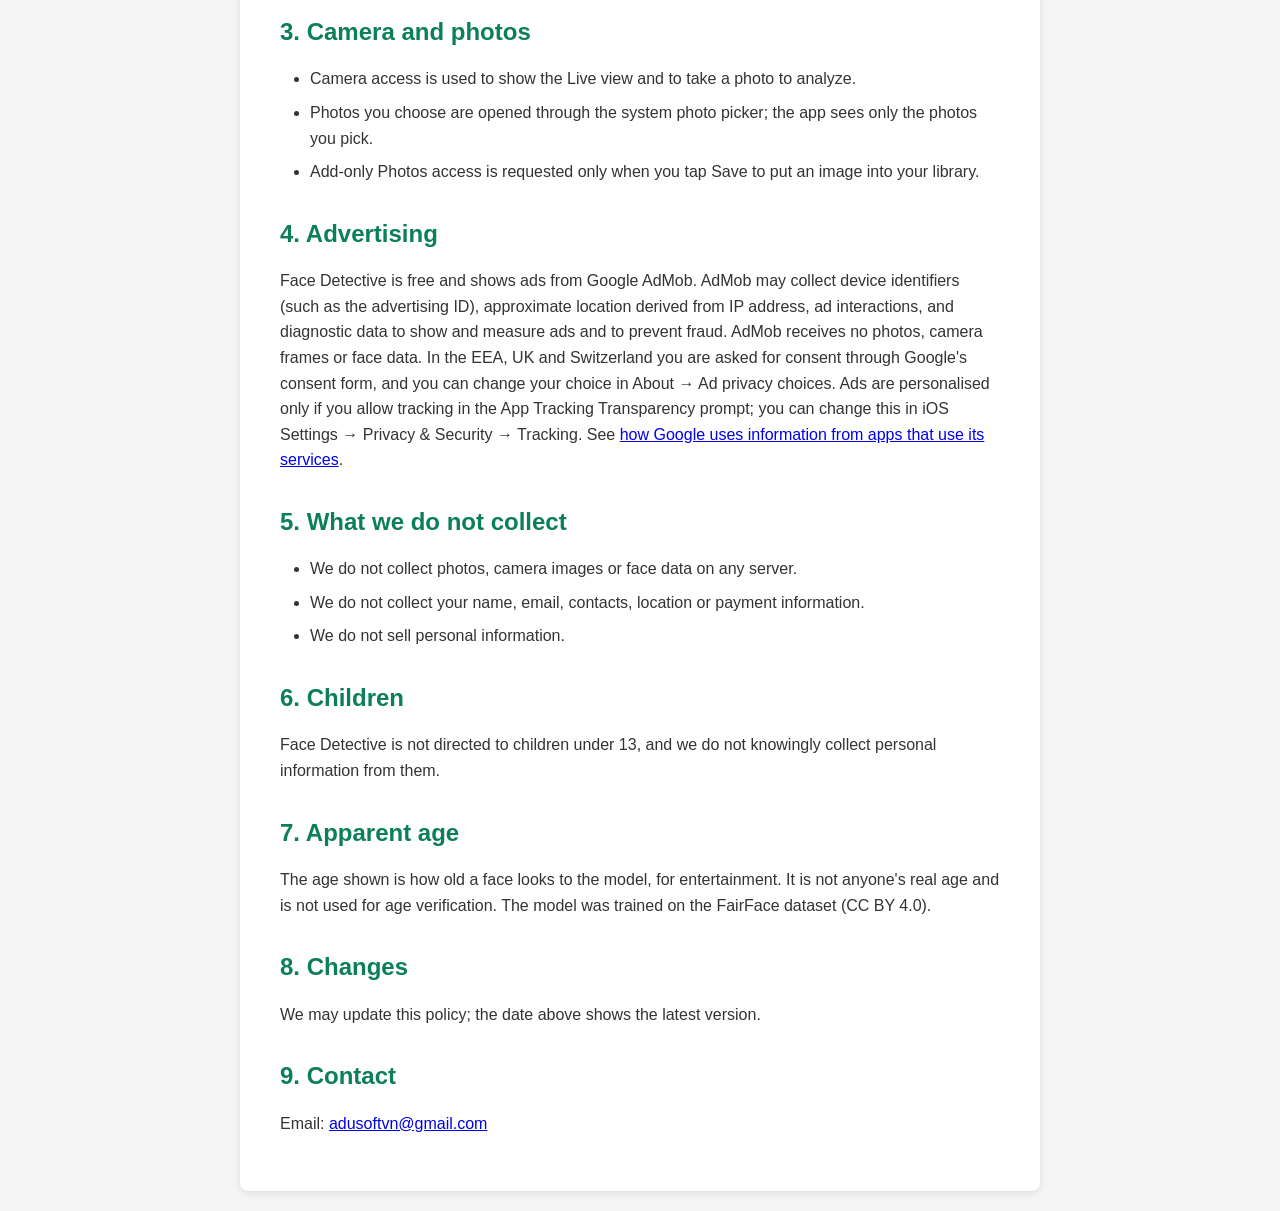
<file: face-detective-privacy.html>
<!DOCTYPE html>
<html lang="en">
<head>
<meta charset="UTF-8">
<meta name="viewport" content="width=device-width, initial-scale=1.0">
<title>Privacy Policy - Face Detective</title>
<style>
        * {
            margin: 0;
            padding: 0;
            box-sizing: border-box;
        }
        body {
            font-family: -apple-system, BlinkMacSystemFont, 'Segoe UI', Roboto, 'Helvetica Neue', Arial, sans-serif;
            line-height: 1.6;
            color: #333;
            background-color: #f5f5f5;
            padding: 20px;
        }
        .container {
            max-width: 800px;
            margin: 0 auto;
            padding: 40px;
            background-color: white;
            box-shadow: 0 2px 8px rgba(0,0,0,0.1);
            border-radius: 8px;
        }
        h1 {
            color: #0B7F58;
            font-size: 2.5em;
            margin-bottom: 10px;
            text-align: center;
        }
        .app-name {
            text-align: center;
            font-size: 1.3em;
            color: #666;
            margin-bottom: 5px;
        }
        .developer-name {
            text-align: center;
            font-size: 1.1em;
            color: #888;
            margin-bottom: 20px;
        }
        h2 {
            color: #0B7F58;
            margin-top: 30px;
            margin-bottom: 15px;
            font-size: 1.5em;
        }
        h3 {
            color: #333;
            margin-top: 20px;
            margin-bottom: 10px;
            font-size: 1.15em;
        }
        p {
            margin-bottom: 15px;
        }
        .last-updated {
            text-align: center;
            color: #666;
            font-style: italic;
            margin-bottom: 30px;
        }
        ul {
            margin-left: 30px;
            margin-bottom: 15px;
        }
        li {
            margin-bottom: 8px;
        }
        .contact {
            background-color: #f8f9fa;
            padding: 20px;
            border-radius: 5px;
            margin-top: 30px;
        }
        .contact a {
            color: #0B7F58;
            text-decoration: none;
            font-weight: bold;
        }
        .contact a:hover {
            text-decoration: underline;
        }
        footer {
            text-align: center;
            margin-top: 40px;
            padding-top: 20px;
            border-top: 1px solid #ddd;
            color: #666;
            font-size: 0.9em;
        }
    </style>
</head>
<body>
<div class="container">
<h1>Privacy Policy</h1>
<p class="app-name">Face Detective (App Store: Face Detection and Recognition)</p>
<p class="developer-name">Developed by Color Mobile</p>
<p class="last-updated">Last Updated: October 15, 2026</p>

<h2>1. Summary</h2>
<p>Face Detective finds faces in photos and in the live camera view and shows readings such as an apparent age, expression, face shape, proportions and symmetry. All of this is done on your device with Apple's Vision framework and a small model bundled inside the app. Photos, camera frames and face data are never uploaded to us or to anyone else. We have no account system and no server that receives your photos or face data.</p>

<h2>2. Face data</h2>
<h3>2.1 What face data the app uses</h3>
<p>When you choose a photo, take a photo, or open the Live camera, the app uses Apple's Vision framework on your device to detect:</p>
<ul>
<li>the position and size of each face (a bounding box) and head pose (tilt and turn);</li>
<li>face landmarks: up to 76 points outlining the eyes, eyebrows, nose, lips and jaw.</li>
</ul>
<p>From these the app calculates, on your device: an apparent-age estimate, smile and eye-openness readings, face shape, proportions and a symmetry score. The app does <strong>not</strong> create face templates, face prints or any biometric identifier, and it does <strong>not</strong> recognize or identify who a person is. It does not use Face ID or the TrueDepth camera's depth data.</p>

<h3>2.2 How face data is used</h3>
<p>Face data is used only to draw the boxes, landmarks and readings on screen, to make the shareable "age card", and to blur, pixelate or cover faces when you use the privacy tools. It is not used for advertising, tracking, profiling, identification, authentication, age verification, or to train any model.</p>

<h3>2.3 Sharing of face data</h3>
<p>Face data is <strong>not shared with any third party</strong>, including our advertising provider (Google AdMob), and is never sent off your device by the app. The only way a photo or result leaves your device is when you yourself tap <em>Share</em> or <em>Save</em>; the image then goes only where you choose (for example your Photos library or a messaging app).</p>

<h3>2.4 Storage and retention of face data</h3>
<ul>
<li><strong>Live camera:</strong> frames are analyzed in memory and discarded immediately. Nothing is recorded or saved.</li>
<li><strong>Photos you scan:</strong> landmarks and readings are kept in memory only while the result is on screen and are discarded when you leave it.</li>
<li><strong>Case Files:</strong> if you tap <em>Save</em> to file a case, the app stores the photo, a small thumbnail with face boxes, and a short summary (date, number of faces, a headline such as an apparent age, and scene tags) in the app's private storage on your device. Face landmarks and measurements are not stored; they are recalculated when you open the case.</li>
</ul>
<p>Saved Case Files are kept on your device until you delete them. Face data is not kept anywhere else, so no other retention period applies.</p>

<h3>2.5 Deleting face data</h3>
<p>Delete a single case in the Case Files tab, or delete the app to remove all of its data. Because we hold no copy, there is nothing for us to delete on a server.</p>

<h2>3. Camera and photos</h2>
<ul>
<li>Camera access is used to show the Live view and to take a photo to analyze.</li>
<li>Photos you choose are opened through the system photo picker; the app sees only the photos you pick.</li>
<li>Add-only Photos access is requested only when you tap Save to put an image into your library.</li>
</ul>

<h2>4. Advertising</h2>
<p>Face Detective is free and shows ads from Google AdMob. AdMob may collect device identifiers (such as the advertising ID), approximate location derived from IP address, ad interactions, and diagnostic data to show and measure ads and to prevent fraud. AdMob receives no photos, camera frames or face data. In the EEA, UK and Switzerland you are asked for consent through Google's consent form, and you can change your choice in About &rarr; Ad privacy choices. Ads are personalised only if you allow tracking in the App Tracking Transparency prompt; you can change this in iOS Settings &rarr; Privacy &amp; Security &rarr; Tracking. See <a href="https://policies.google.com/technologies/partner-sites">how Google uses information from apps that use its services</a>.</p>

<h2>5. What we do not collect</h2>
<ul>
<li>We do not collect photos, camera images or face data on any server.</li>
<li>We do not collect your name, email, contacts, location or payment information.</li>
<li>We do not sell personal information.</li>
</ul>

<h2>6. Children</h2>
<p>Face Detective is not directed to children under 13, and we do not knowingly collect personal information from them.</p>

<h2>7. Apparent age</h2>
<p>The age shown is how old a face looks to the model, for entertainment. It is not anyone's real age and is not used for age verification. The model was trained on the FairFace dataset (CC BY 4.0).</p>

<h2>8. Changes</h2>
<p>We may update this policy; the date above shows the latest version.</p>

<h2>9. Contact</h2>
<p>Email: <a href="mailto:adusoftvn@gmail.com">adusoftvn@gmail.com</a></p>
</div>
</body>
</html>
</file>
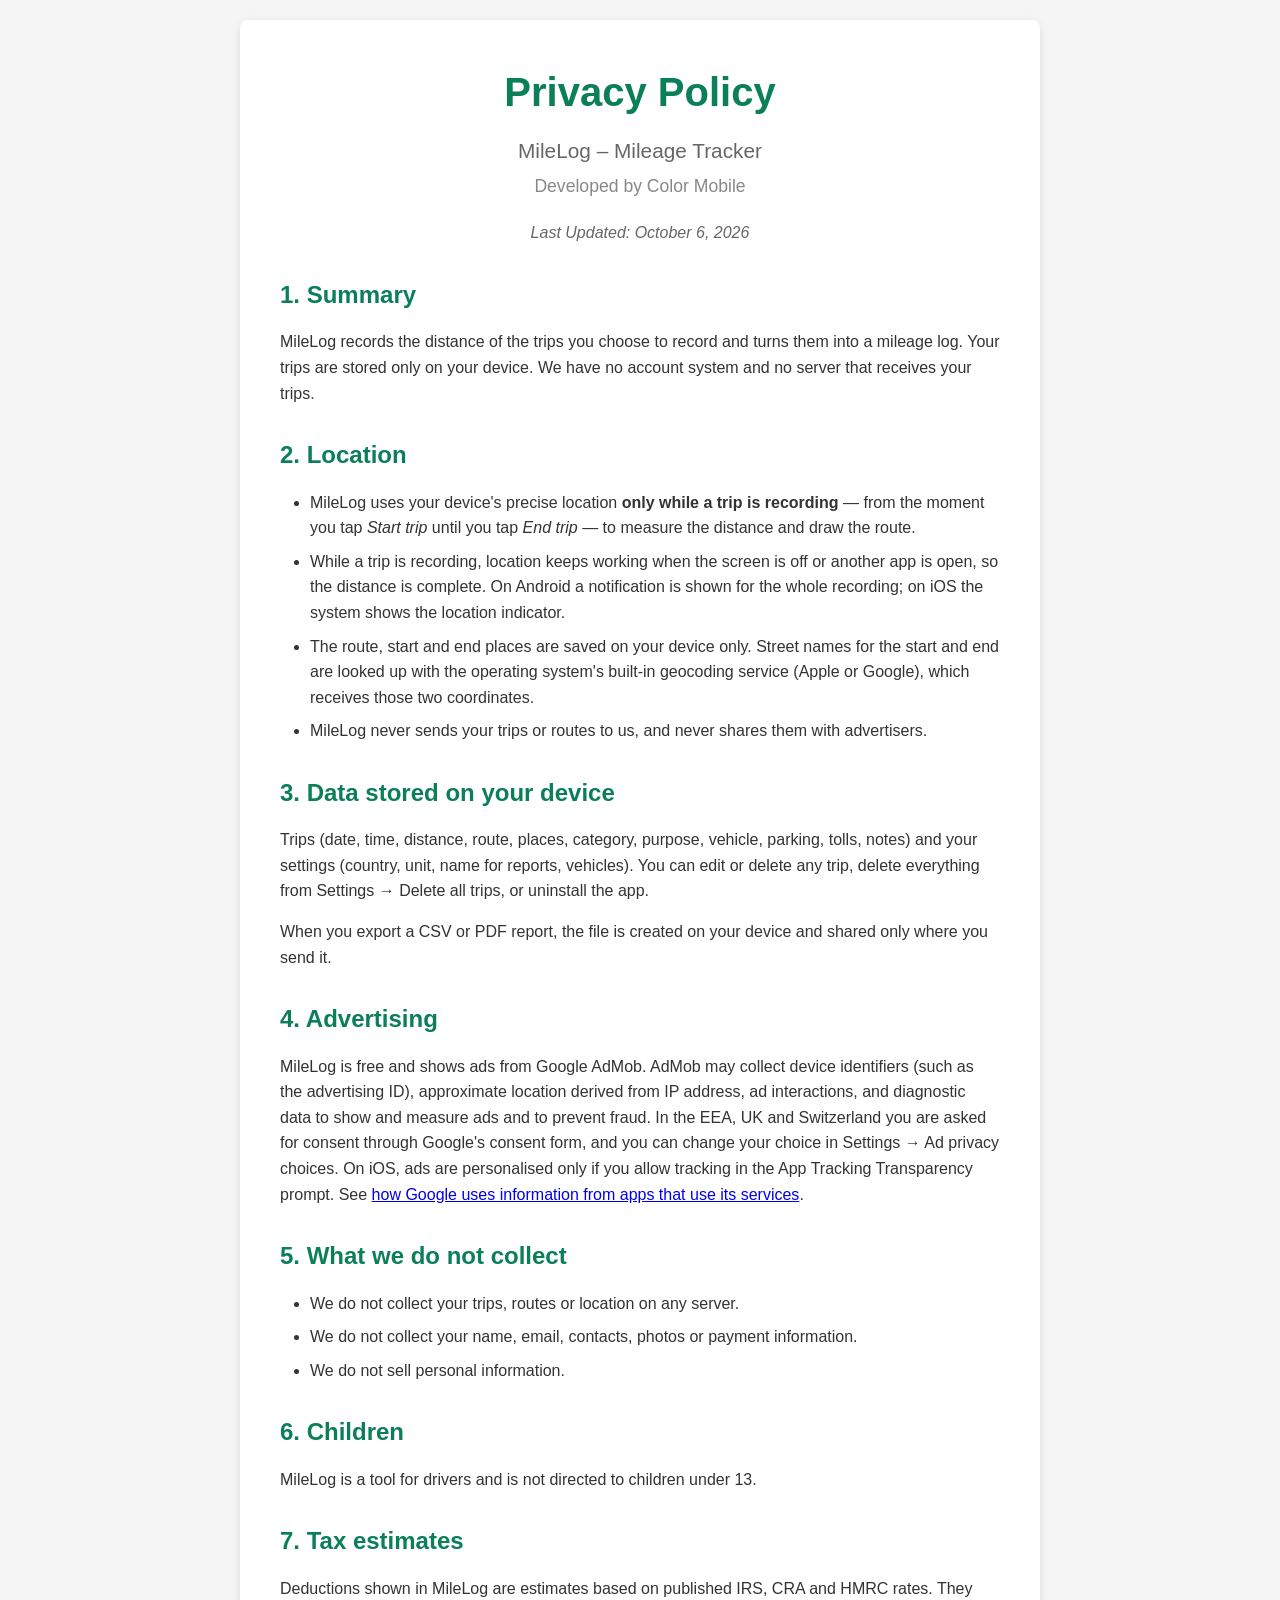
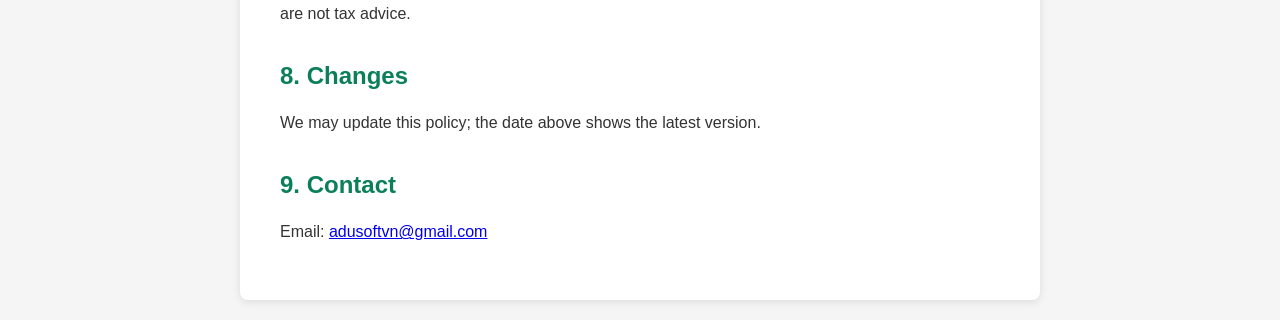
<file: milelog-privacy.html>
<!DOCTYPE html>
<html lang="en">
<head>
<meta charset="UTF-8">
<meta name="viewport" content="width=device-width, initial-scale=1.0">
<title>Privacy Policy - MileLog</title>
<style>
        * {
            margin: 0;
            padding: 0;
            box-sizing: border-box;
        }
        body {
            font-family: -apple-system, BlinkMacSystemFont, 'Segoe UI', Roboto, 'Helvetica Neue', Arial, sans-serif;
            line-height: 1.6;
            color: #333;
            background-color: #f5f5f5;
            padding: 20px;
        }
        .container {
            max-width: 800px;
            margin: 0 auto;
            padding: 40px;
            background-color: white;
            box-shadow: 0 2px 8px rgba(0,0,0,0.1);
            border-radius: 8px;
        }
        h1 {
            color: #0B7F58;
            font-size: 2.5em;
            margin-bottom: 10px;
            text-align: center;
        }
        .app-name {
            text-align: center;
            font-size: 1.3em;
            color: #666;
            margin-bottom: 5px;
        }
        .developer-name {
            text-align: center;
            font-size: 1.1em;
            color: #888;
            margin-bottom: 20px;
        }
        h2 {
            color: #0B7F58;
            margin-top: 30px;
            margin-bottom: 15px;
            font-size: 1.5em;
        }
        p {
            margin-bottom: 15px;
        }
        .last-updated {
            text-align: center;
            color: #666;
            font-style: italic;
            margin-bottom: 30px;
        }
        ul {
            margin-left: 30px;
            margin-bottom: 15px;
        }
        li {
            margin-bottom: 8px;
        }
        .contact {
            background-color: #f8f9fa;
            padding: 20px;
            border-radius: 5px;
            margin-top: 30px;
        }
        .contact a {
            color: #0B7F58;
            text-decoration: none;
            font-weight: bold;
        }
        .contact a:hover {
            text-decoration: underline;
        }
        footer {
            text-align: center;
            margin-top: 40px;
            padding-top: 20px;
            border-top: 1px solid #ddd;
            color: #666;
            font-size: 0.9em;
        }
    </style>
</head>
<body>
<div class="container">
<h1>Privacy Policy</h1>
<p class="app-name">MileLog – Mileage Tracker</p>
<p class="developer-name">Developed by Color Mobile</p>
<p class="last-updated">Last Updated: October 6, 2026</p>

<h2>1. Summary</h2>
<p>MileLog records the distance of the trips you choose to record and turns them into a mileage log. Your trips are stored only on your device. We have no account system and no server that receives your trips.</p>

<h2>2. Location</h2>
<ul>
<li>MileLog uses your device's precise location <strong>only while a trip is recording</strong> — from the moment you tap <em>Start trip</em> until you tap <em>End trip</em> — to measure the distance and draw the route.</li>
<li>While a trip is recording, location keeps working when the screen is off or another app is open, so the distance is complete. On Android a notification is shown for the whole recording; on iOS the system shows the location indicator.</li>
<li>The route, start and end places are saved on your device only. Street names for the start and end are looked up with the operating system's built-in geocoding service (Apple or Google), which receives those two coordinates.</li>
<li>MileLog never sends your trips or routes to us, and never shares them with advertisers.</li>
</ul>

<h2>3. Data stored on your device</h2>
<p>Trips (date, time, distance, route, places, category, purpose, vehicle, parking, tolls, notes) and your settings (country, unit, name for reports, vehicles). You can edit or delete any trip, delete everything from Settings → Delete all trips, or uninstall the app.</p>
<p>When you export a CSV or PDF report, the file is created on your device and shared only where you send it.</p>

<h2>4. Advertising</h2>
<p>MileLog is free and shows ads from Google AdMob. AdMob may collect device identifiers (such as the advertising ID), approximate location derived from IP address, ad interactions, and diagnostic data to show and measure ads and to prevent fraud. In the EEA, UK and Switzerland you are asked for consent through Google's consent form, and you can change your choice in Settings → Ad privacy choices. On iOS, ads are personalised only if you allow tracking in the App Tracking Transparency prompt. See <a href="https://policies.google.com/technologies/partner-sites">how Google uses information from apps that use its services</a>.</p>

<h2>5. What we do not collect</h2>
<ul>
<li>We do not collect your trips, routes or location on any server.</li>
<li>We do not collect your name, email, contacts, photos or payment information.</li>
<li>We do not sell personal information.</li>
</ul>

<h2>6. Children</h2>
<p>MileLog is a tool for drivers and is not directed to children under 13.</p>

<h2>7. Tax estimates</h2>
<p>Deductions shown in MileLog are estimates based on published IRS, CRA and HMRC rates. They are not tax advice.</p>

<h2>8. Changes</h2>
<p>We may update this policy; the date above shows the latest version.</p>

<h2>9. Contact</h2>
<p>Email: <a href="mailto:adusoftvn@gmail.com">adusoftvn@gmail.com</a></p>
</div>
</body>
</html>
</file>
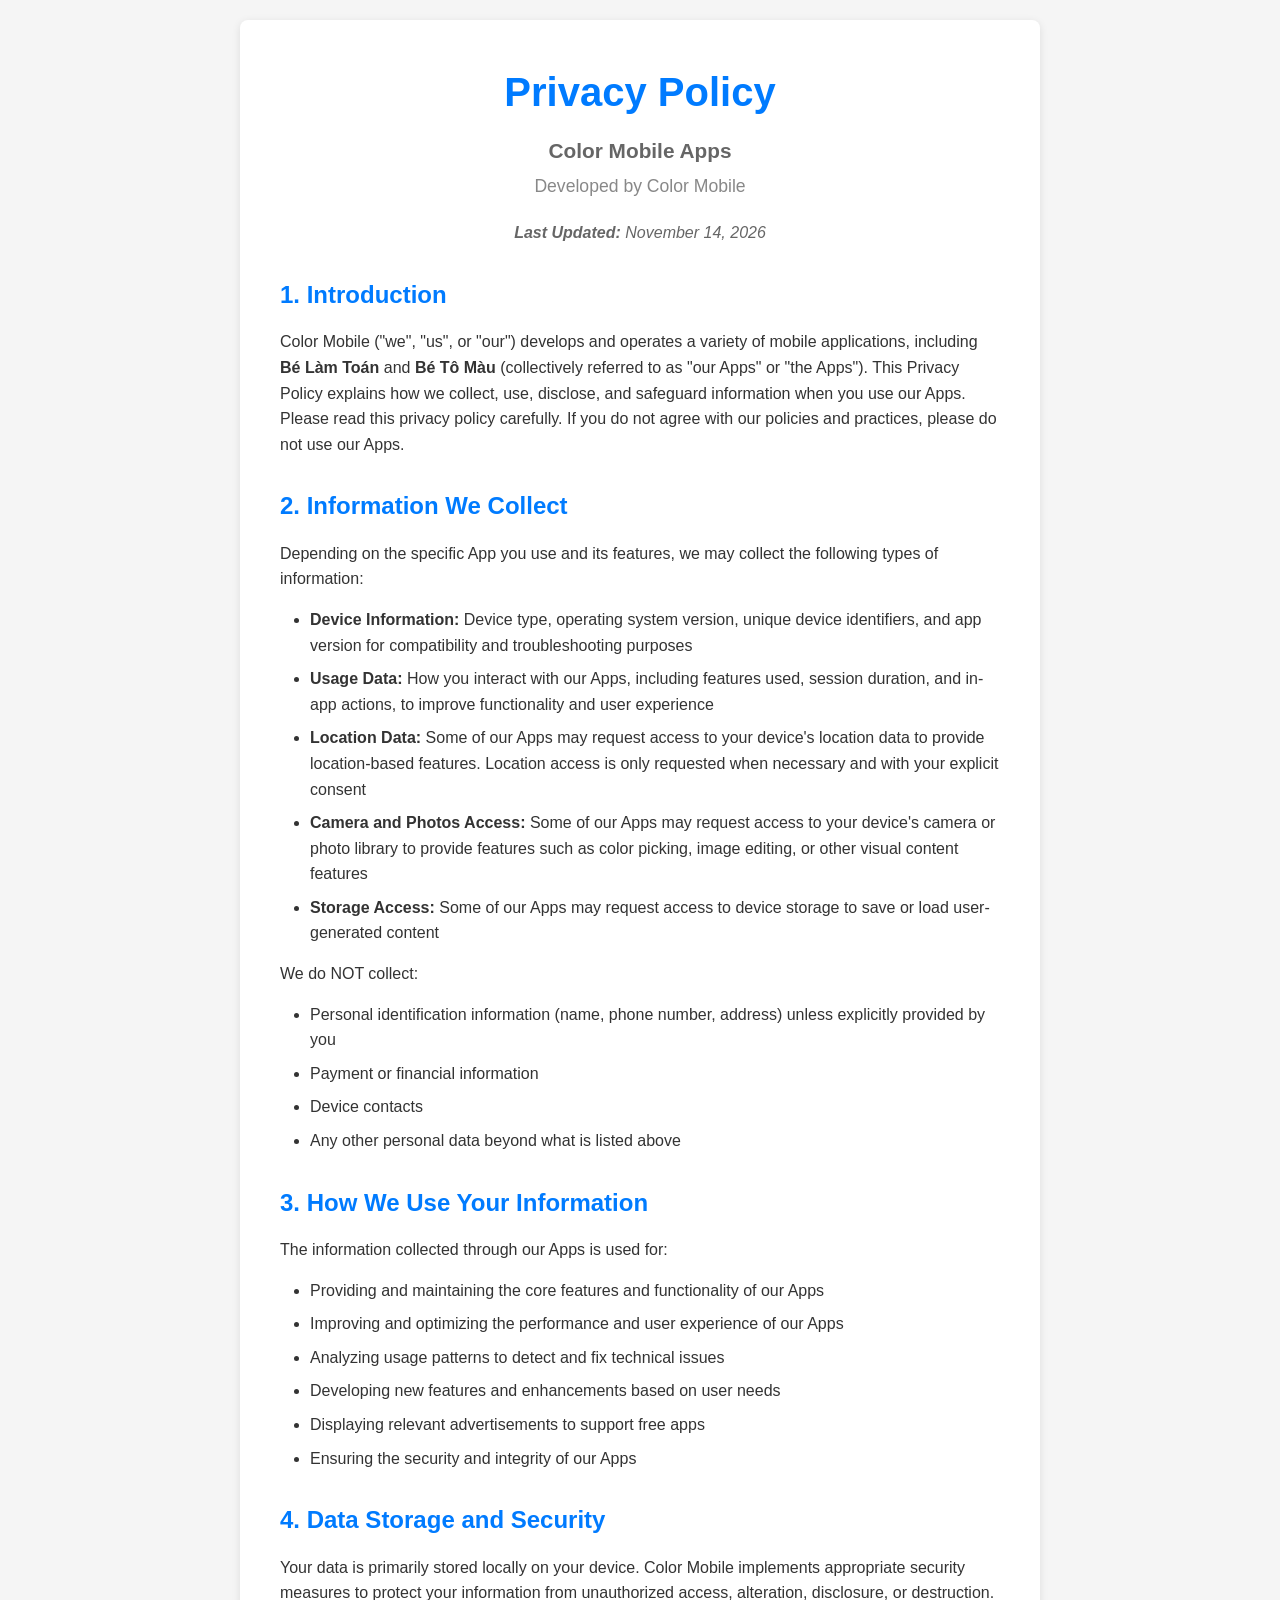
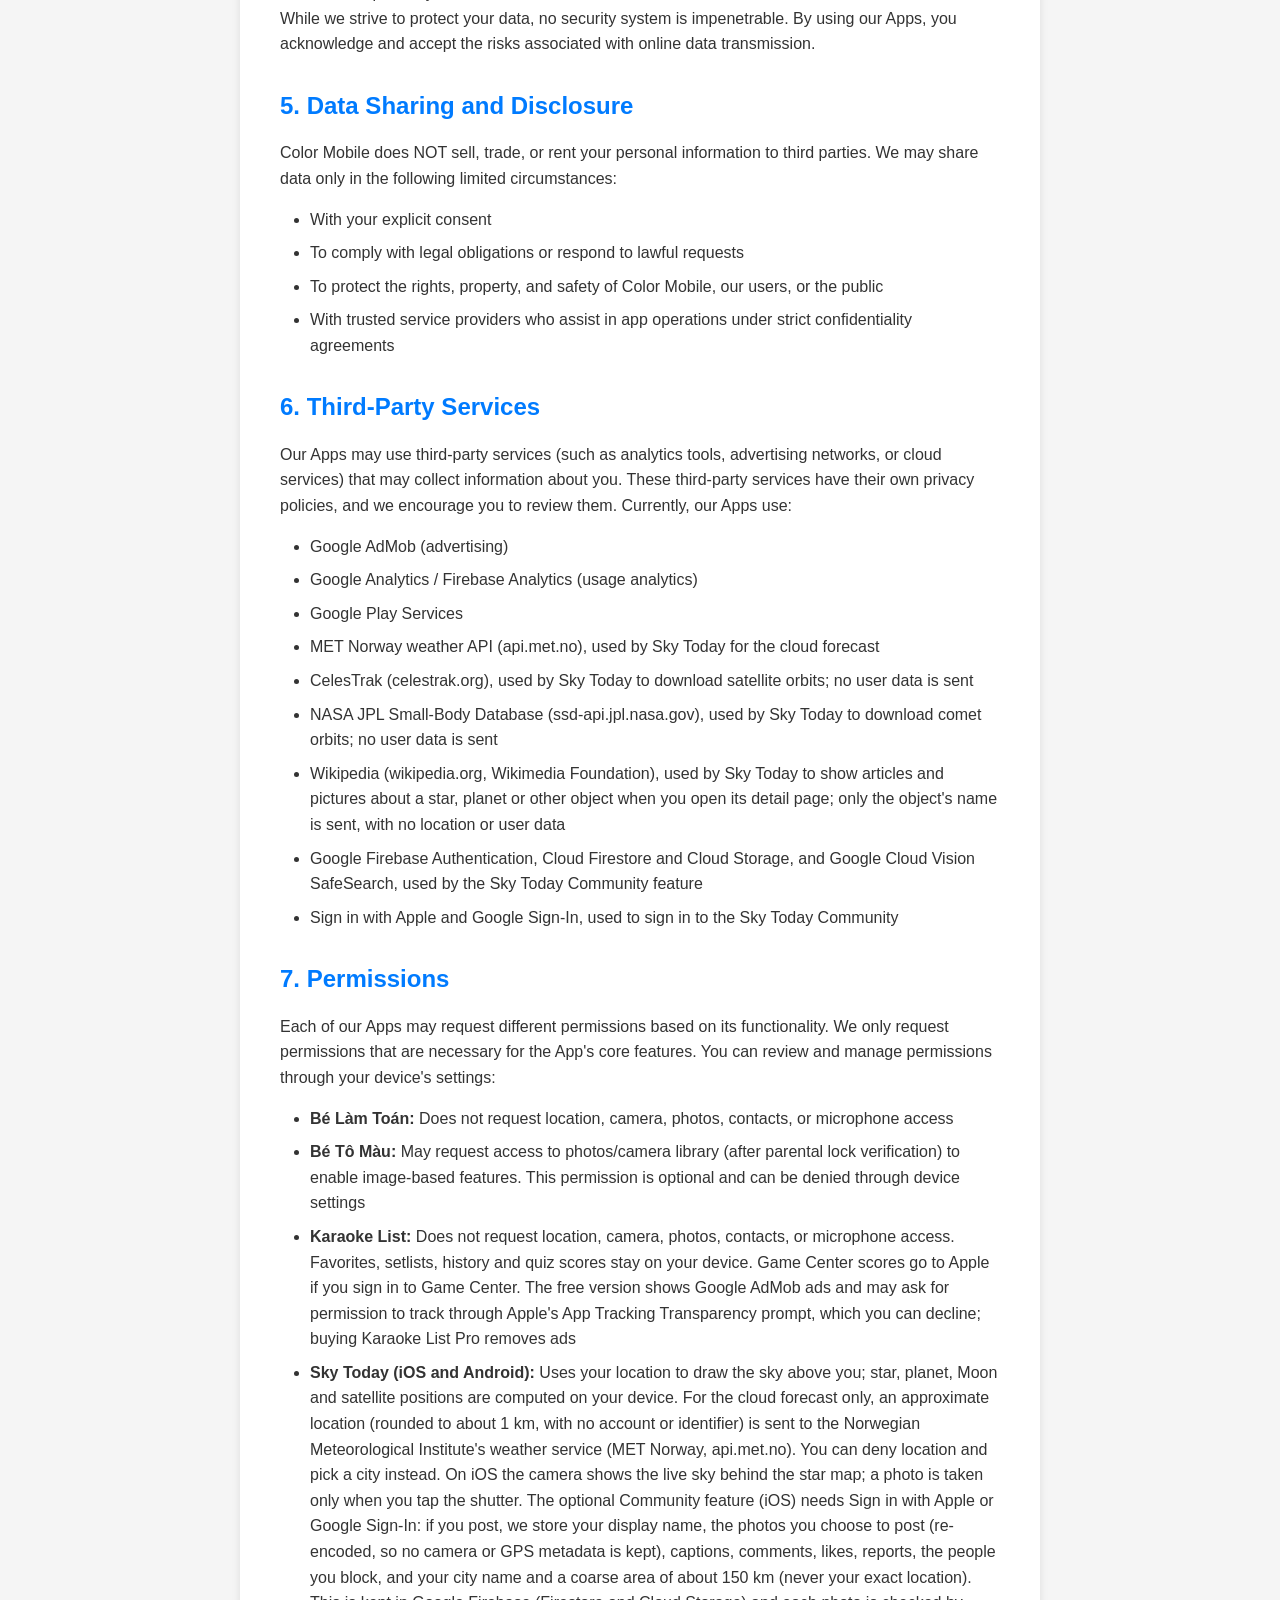
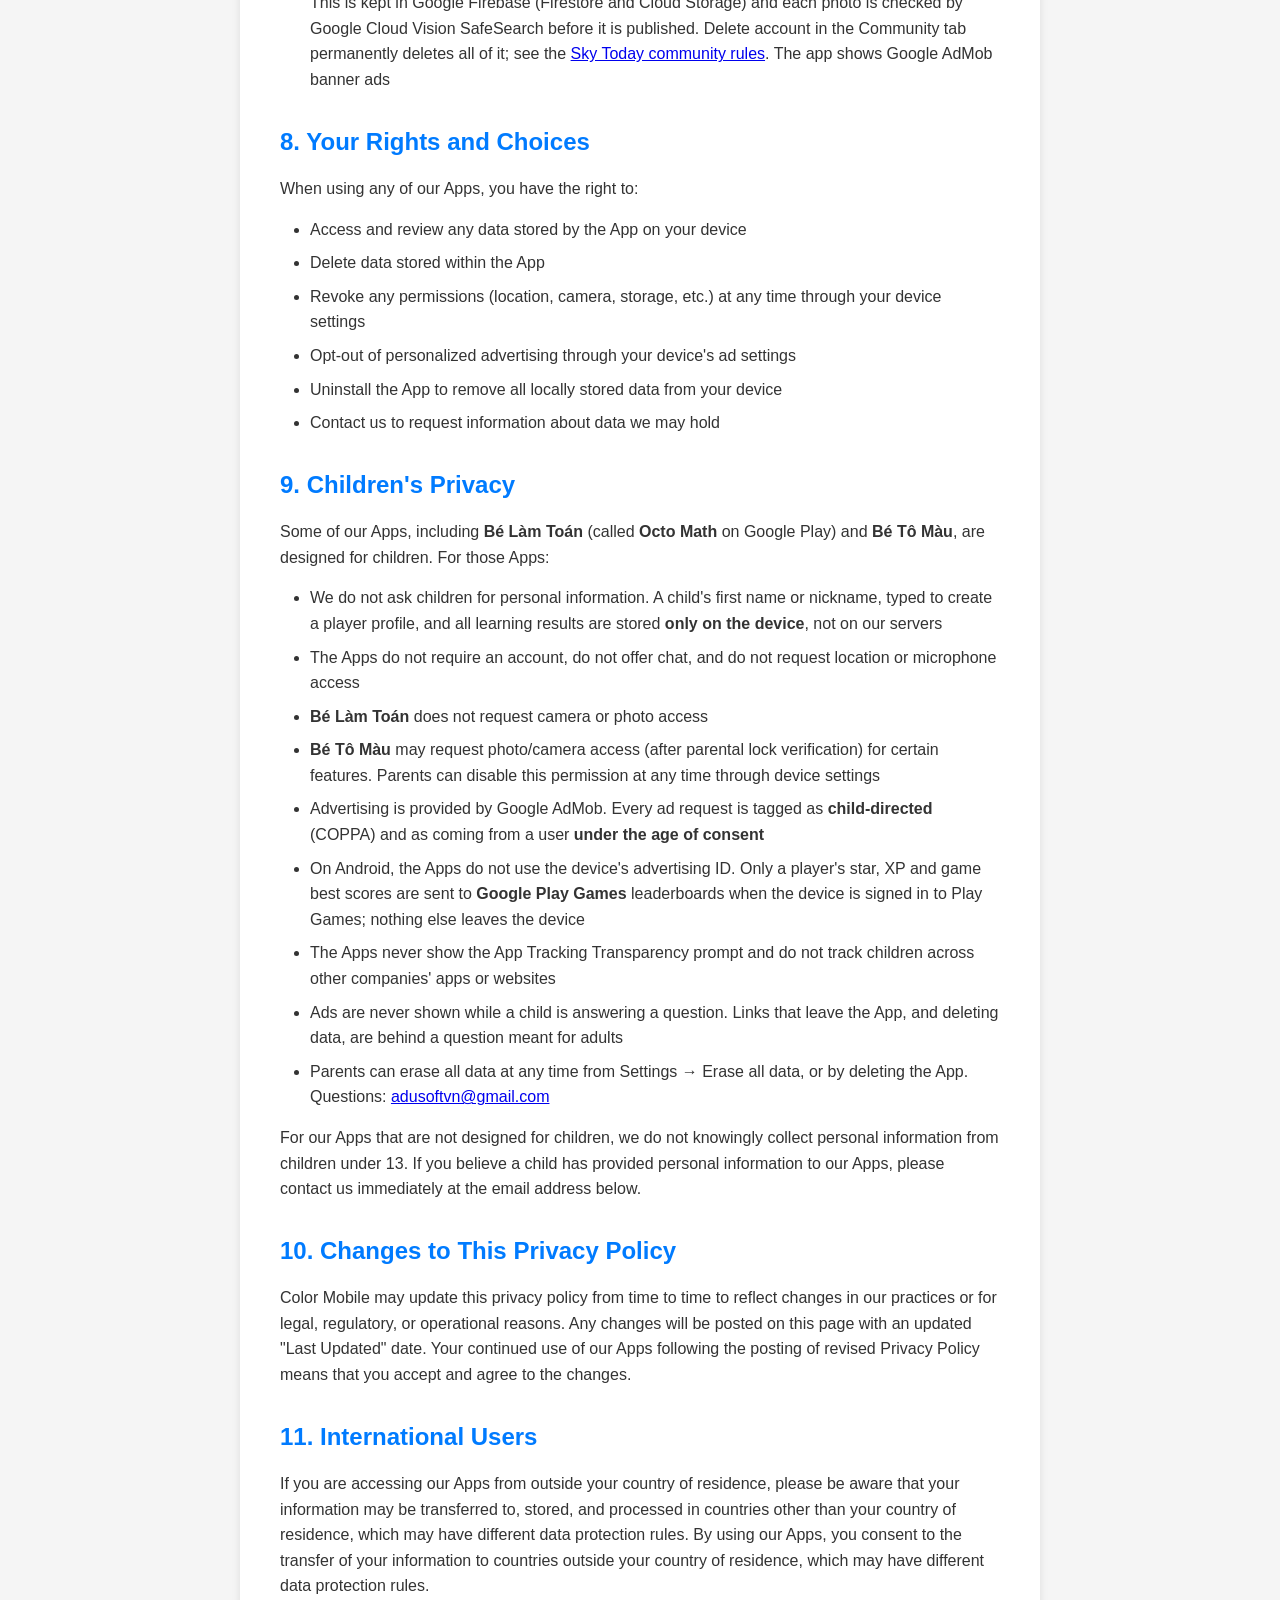
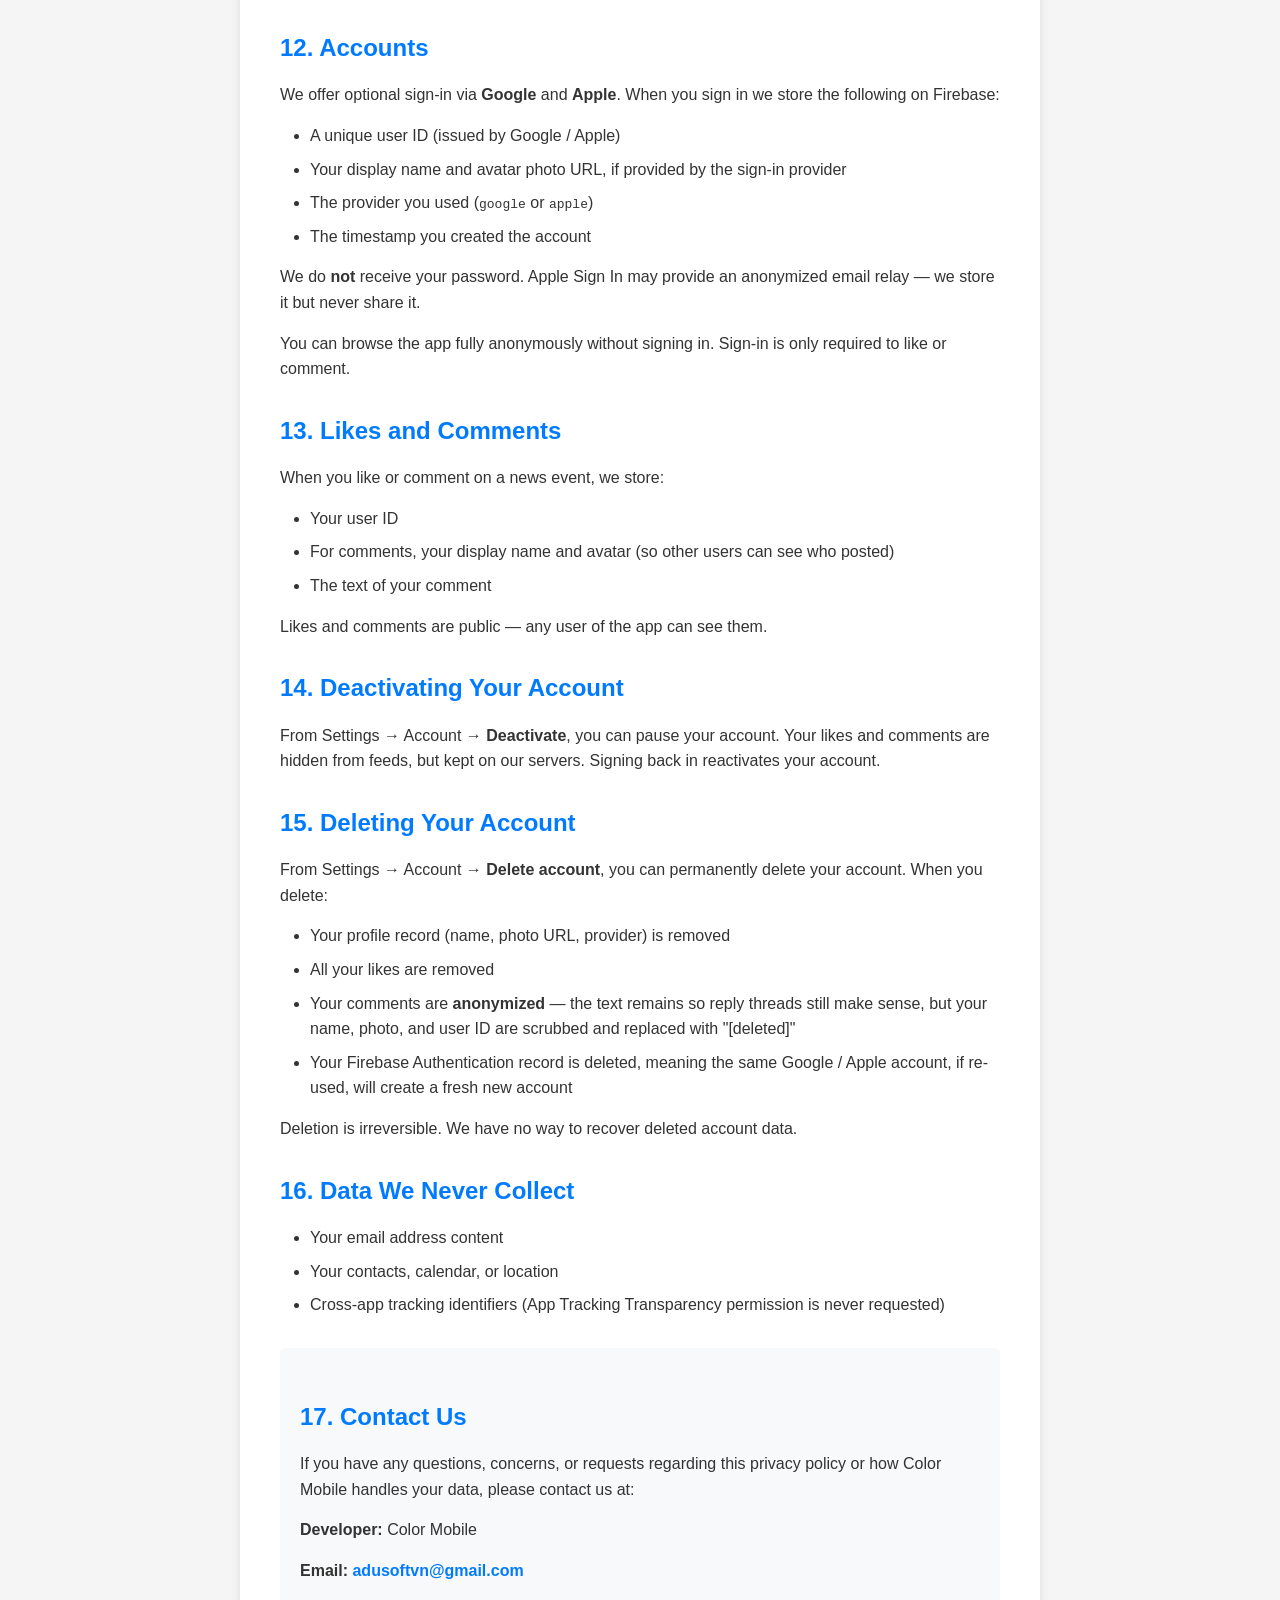
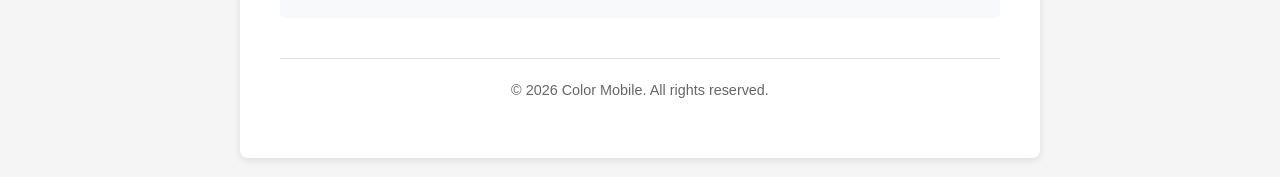
<file: privacy-policy.html>
<!DOCTYPE html>
<html lang="en">
<head>
    <meta charset="UTF-8">
    <meta name="viewport" content="width=device-width, initial-scale=1.0">
    <title>Privacy Policy - Color Mobile Apps</title>
    <style>
        * {
            margin: 0;
            padding: 0;
            box-sizing: border-box;
        }
        body {
            font-family: -apple-system, BlinkMacSystemFont, 'Segoe UI', Roboto, 'Helvetica Neue', Arial, sans-serif;
            line-height: 1.6;
            color: #333;
            background-color: #f5f5f5;
            padding: 20px;
        }
        .container {
            max-width: 800px;
            margin: 0 auto;
            padding: 40px;
            background-color: white;
            box-shadow: 0 2px 8px rgba(0,0,0,0.1);
            border-radius: 8px;
        }
        h1 {
            color: #007bff;
            font-size: 2.5em;
            margin-bottom: 10px;
            text-align: center;
        }
        .app-name {
            text-align: center;
            font-size: 1.3em;
            color: #666;
            margin-bottom: 5px;
        }
        .developer-name {
            text-align: center;
            font-size: 1.1em;
            color: #888;
            margin-bottom: 20px;
        }
        h2 {
            color: #007bff;
            margin-top: 30px;
            margin-bottom: 15px;
            font-size: 1.5em;
        }
        p {
            margin-bottom: 15px;
        }
        .last-updated {
            text-align: center;
            color: #666;
            font-style: italic;
            margin-bottom: 30px;
        }
        ul {
            margin-left: 30px;
            margin-bottom: 15px;
        }
        li {
            margin-bottom: 8px;
        }
        .contact {
            background-color: #f8f9fa;
            padding: 20px;
            border-radius: 5px;
            margin-top: 30px;
        }
        .contact a {
            color: #007bff;
            text-decoration: none;
            font-weight: bold;
        }
        .contact a:hover {
            text-decoration: underline;
        }
        footer {
            text-align: center;
            margin-top: 40px;
            padding-top: 20px;
            border-top: 1px solid #ddd;
            color: #666;
            font-size: 0.9em;
        }
    </style>
</head>
<body>
    <div class="container">
        <h1>Privacy Policy</h1>
        <p class="app-name"><strong>Color Mobile Apps</strong></p>
        <p class="developer-name">Developed by Color Mobile</p>
        <p class="last-updated"><strong>Last Updated:</strong> November 14, 2026</p>

        <section>
            <h2>1. Introduction</h2>
            <p>Color Mobile ("we", "us", or "our") develops and operates a variety of mobile applications, including <strong>Bé Làm Toán</strong> and <strong>Bé Tô Màu</strong> (collectively referred to as "our Apps" or "the Apps"). This Privacy Policy explains how we collect, use, disclose, and safeguard information when you use our Apps. Please read this privacy policy carefully. If you do not agree with our policies and practices, please do not use our Apps.</p>
        </section>

        <section>
            <h2>2. Information We Collect</h2>
            <p>Depending on the specific App you use and its features, we may collect the following types of information:</p>
            <ul>
                <li><strong>Device Information:</strong> Device type, operating system version, unique device identifiers, and app version for compatibility and troubleshooting purposes</li>
                <li><strong>Usage Data:</strong> How you interact with our Apps, including features used, session duration, and in-app actions, to improve functionality and user experience</li>
                <li><strong>Location Data:</strong> Some of our Apps may request access to your device's location data to provide location-based features. Location access is only requested when necessary and with your explicit consent</li>
                <li><strong>Camera and Photos Access:</strong> Some of our Apps may request access to your device's camera or photo library to provide features such as color picking, image editing, or other visual content features</li>
                <li><strong>Storage Access:</strong> Some of our Apps may request access to device storage to save or load user-generated content</li>
            </ul>
            <p>We do NOT collect:</p>
            <ul>
                <li>Personal identification information (name, phone number, address) unless explicitly provided by you</li>
                <li>Payment or financial information</li>
                <li>Device contacts</li>
                <li>Any other personal data beyond what is listed above</li>
            </ul>
        </section>

        <section>
            <h2>3. How We Use Your Information</h2>
            <p>The information collected through our Apps is used for:</p>
            <ul>
                <li>Providing and maintaining the core features and functionality of our Apps</li>
                <li>Improving and optimizing the performance and user experience of our Apps</li>
                <li>Analyzing usage patterns to detect and fix technical issues</li>
                <li>Developing new features and enhancements based on user needs</li>
                <li>Displaying relevant advertisements to support free apps</li>
                <li>Ensuring the security and integrity of our Apps</li>
            </ul>
        </section>

        <section>
            <h2>4. Data Storage and Security</h2>
            <p>Your data is primarily stored locally on your device. Color Mobile implements appropriate security measures to protect your information from unauthorized access, alteration, disclosure, or destruction. While we strive to protect your data, no security system is impenetrable. By using our Apps, you acknowledge and accept the risks associated with online data transmission.</p>
        </section>

        <section>
            <h2>5. Data Sharing and Disclosure</h2>
            <p>Color Mobile does NOT sell, trade, or rent your personal information to third parties. We may share data only in the following limited circumstances:</p>
            <ul>
                <li>With your explicit consent</li>
                <li>To comply with legal obligations or respond to lawful requests</li>
                <li>To protect the rights, property, and safety of Color Mobile, our users, or the public</li>
                <li>With trusted service providers who assist in app operations under strict confidentiality agreements</li>
            </ul>
        </section>

        <section>
            <h2>6. Third-Party Services</h2>
            <p>Our Apps may use third-party services (such as analytics tools, advertising networks, or cloud services) that may collect information about you. These third-party services have their own privacy policies, and we encourage you to review them. Currently, our Apps use:</p>
            <ul>
                <li>Google AdMob (advertising)</li>
                <li>Google Analytics / Firebase Analytics (usage analytics)</li>
                <li>Google Play Services</li>
                <li>MET Norway weather API (api.met.no), used by Sky Today for the cloud forecast</li>
                <li>CelesTrak (celestrak.org), used by Sky Today to download satellite orbits; no user data is sent</li>
                <li>NASA JPL Small-Body Database (ssd-api.jpl.nasa.gov), used by Sky Today to download comet orbits; no user data is sent</li>
                <li>Wikipedia (wikipedia.org, Wikimedia Foundation), used by Sky Today to show articles and pictures about a star, planet or other object when you open its detail page; only the object's name is sent, with no location or user data</li>
                <li>Google Firebase Authentication, Cloud Firestore and Cloud Storage, and Google Cloud Vision SafeSearch, used by the Sky Today Community feature</li>
                <li>Sign in with Apple and Google Sign-In, used to sign in to the Sky Today Community</li>
            </ul>
        </section>

        <section>
            <h2>7. Permissions</h2>
            <p>Each of our Apps may request different permissions based on its functionality. We only request permissions that are necessary for the App's core features. You can review and manage permissions through your device's settings:</p>
            <ul>
                <li><strong>Bé Làm Toán:</strong> Does not request location, camera, photos, contacts, or microphone access</li>
                <li><strong>Bé Tô Màu:</strong> May request access to photos/camera library (after parental lock verification) to enable image-based features. This permission is optional and can be denied through device settings</li>
                <li><strong>Karaoke List:</strong> Does not request location, camera, photos, contacts, or microphone access. Favorites, setlists, history and quiz scores stay on your device. Game Center scores go to Apple if you sign in to Game Center. The free version shows Google AdMob ads and may ask for permission to track through Apple's App Tracking Transparency prompt, which you can decline; buying Karaoke List Pro removes ads</li>
                <li><strong>Sky Today (iOS and Android):</strong> Uses your location to draw the sky above you; star, planet, Moon and satellite positions are computed on your device. For the cloud forecast only, an approximate location (rounded to about 1 km, with no account or identifier) is sent to the Norwegian Meteorological Institute's weather service (MET Norway, api.met.no). You can deny location and pick a city instead. On iOS the camera shows the live sky behind the star map; a photo is taken only when you tap the shutter. The optional Community feature (iOS) needs Sign in with Apple or Google Sign-In: if you post, we store your display name, the photos you choose to post (re-encoded, so no camera or GPS metadata is kept), captions, comments, likes, reports, the people you block, and your city name and a coarse area of about 150 km (never your exact location). This is kept in Google Firebase (Firestore and Cloud Storage) and each photo is checked by Google Cloud Vision SafeSearch before it is published. Delete account in the Community tab permanently deletes all of it; see the <a href="sky-today-community.html">Sky Today community rules</a>. The app shows Google AdMob banner ads</li>
            </ul>
        </section>

        <section>
            <h2>8. Your Rights and Choices</h2>
            <p>When using any of our Apps, you have the right to:</p>
            <ul>
                <li>Access and review any data stored by the App on your device</li>
                <li>Delete data stored within the App</li>
                <li>Revoke any permissions (location, camera, storage, etc.) at any time through your device settings</li>
                <li>Opt-out of personalized advertising through your device's ad settings</li>
                <li>Uninstall the App to remove all locally stored data from your device</li>
                <li>Contact us to request information about data we may hold</li>
            </ul>
        </section>

        <section>
            <h2>9. Children's Privacy</h2>
            <p>Some of our Apps, including <strong>Bé Làm Toán</strong> (called <strong>Octo Math</strong> on Google Play) and <strong>Bé Tô Màu</strong>, are designed for children. For those Apps:</p>
            <ul>
                <li>We do not ask children for personal information. A child's first name or nickname, typed to create a player profile, and all learning results are stored <strong>only on the device</strong>, not on our servers</li>
                <li>The Apps do not require an account, do not offer chat, and do not request location or microphone access</li>
                <li><strong>Bé Làm Toán</strong> does not request camera or photo access</li>
                <li><strong>Bé Tô Màu</strong> may request photo/camera access (after parental lock verification) for certain features. Parents can disable this permission at any time through device settings</li>
                <li>Advertising is provided by Google AdMob. Every ad request is tagged as <strong>child-directed</strong> (COPPA) and as coming from a user <strong>under the age of consent</strong></li>
                <li>On Android, the Apps do not use the device's advertising ID. Only a player's star, XP and game best scores are sent to <strong>Google Play Games</strong> leaderboards when the device is signed in to Play Games; nothing else leaves the device</li>
                <li>The Apps never show the App Tracking Transparency prompt and do not track children across other companies' apps or websites</li>
                <li>Ads are never shown while a child is answering a question. Links that leave the App, and deleting data, are behind a question meant for adults</li>
                <li>Parents can erase all data at any time from Settings → Erase all data, or by deleting the App. Questions: <a href="mailto:adusoftvn@gmail.com">adusoftvn@gmail.com</a></li>
            </ul>
            <p>For our Apps that are not designed for children, we do not knowingly collect personal information from children under 13. If you believe a child has provided personal information to our Apps, please contact us immediately at the email address below.</p>
        </section>

        <section>
            <h2>10. Changes to This Privacy Policy</h2>
            <p>Color Mobile may update this privacy policy from time to time to reflect changes in our practices or for legal, regulatory, or operational reasons. Any changes will be posted on this page with an updated "Last Updated" date. Your continued use of our Apps following the posting of revised Privacy Policy means that you accept and agree to the changes.</p>
        </section>

        <section>
            <h2>11. International Users</h2>
            <p>If you are accessing our Apps from outside your country of residence, please be aware that your information may be transferred to, stored, and processed in countries other than your country of residence, which may have different data protection rules. By using our Apps, you consent to the transfer of your information to countries outside your country of residence, which may have different data protection rules.</p>
        </section>

        <section>
            <h2>12. Accounts</h2>
            <p>We offer optional sign-in via <strong>Google</strong> and <strong>Apple</strong>. When you sign in we store the following on Firebase:</p>
            <ul>
                <li>A unique user ID (issued by Google / Apple)</li>
                <li>Your display name and avatar photo URL, if provided by the sign-in provider</li>
                <li>The provider you used (<code>google</code> or <code>apple</code>)</li>
                <li>The timestamp you created the account</li>
            </ul>
            <p>We do <strong>not</strong> receive your password. Apple Sign In may provide an anonymized email relay — we store it but never share it.</p>
            <p>You can browse the app fully anonymously without signing in. Sign-in is only required to like or comment.</p>
        </section>

        <section>
            <h2>13. Likes and Comments</h2>
            <p>When you like or comment on a news event, we store:</p>
            <ul>
                <li>Your user ID</li>
                <li>For comments, your display name and avatar (so other users can see who posted)</li>
                <li>The text of your comment</li>
            </ul>
            <p>Likes and comments are public — any user of the app can see them.</p>
        </section>

        <section>
            <h2>14. Deactivating Your Account</h2>
            <p>From Settings → Account → <strong>Deactivate</strong>, you can pause your account. Your likes and comments are hidden from feeds, but kept on our servers. Signing back in reactivates your account.</p>
        </section>

        <section>
            <h2>15. Deleting Your Account</h2>
            <p>From Settings → Account → <strong>Delete account</strong>, you can permanently delete your account. When you delete:</p>
            <ul>
                <li>Your profile record (name, photo URL, provider) is removed</li>
                <li>All your likes are removed</li>
                <li>Your comments are <strong>anonymized</strong> — the text remains so reply threads still make sense, but your name, photo, and user ID are scrubbed and replaced with "[deleted]"</li>
                <li>Your Firebase Authentication record is deleted, meaning the same Google / Apple account, if re-used, will create a fresh new account</li>
            </ul>
            <p>Deletion is irreversible. We have no way to recover deleted account data.</p>
        </section>

        <section>
            <h2>16. Data We Never Collect</h2>
            <ul>
                <li>Your email address content</li>
                <li>Your contacts, calendar, or location</li>
                <li>Cross-app tracking identifiers (App Tracking Transparency permission is never requested)</li>
            </ul>
        </section>

        <div class="contact">
            <h2>17. Contact Us</h2>
            <p>If you have any questions, concerns, or requests regarding this privacy policy or how Color Mobile handles your data, please contact us at:</p>
            <p><strong>Developer:</strong> Color Mobile</p>
            <p><strong>Email:</strong> <a href="mailto:adusoftvn@gmail.com">adusoftvn@gmail.com</a></p>
        </div>

        <footer>
            <p>&copy; 2026 Color Mobile. All rights reserved.</p>
        </footer>
    </div>
</body>
</html>
</file>
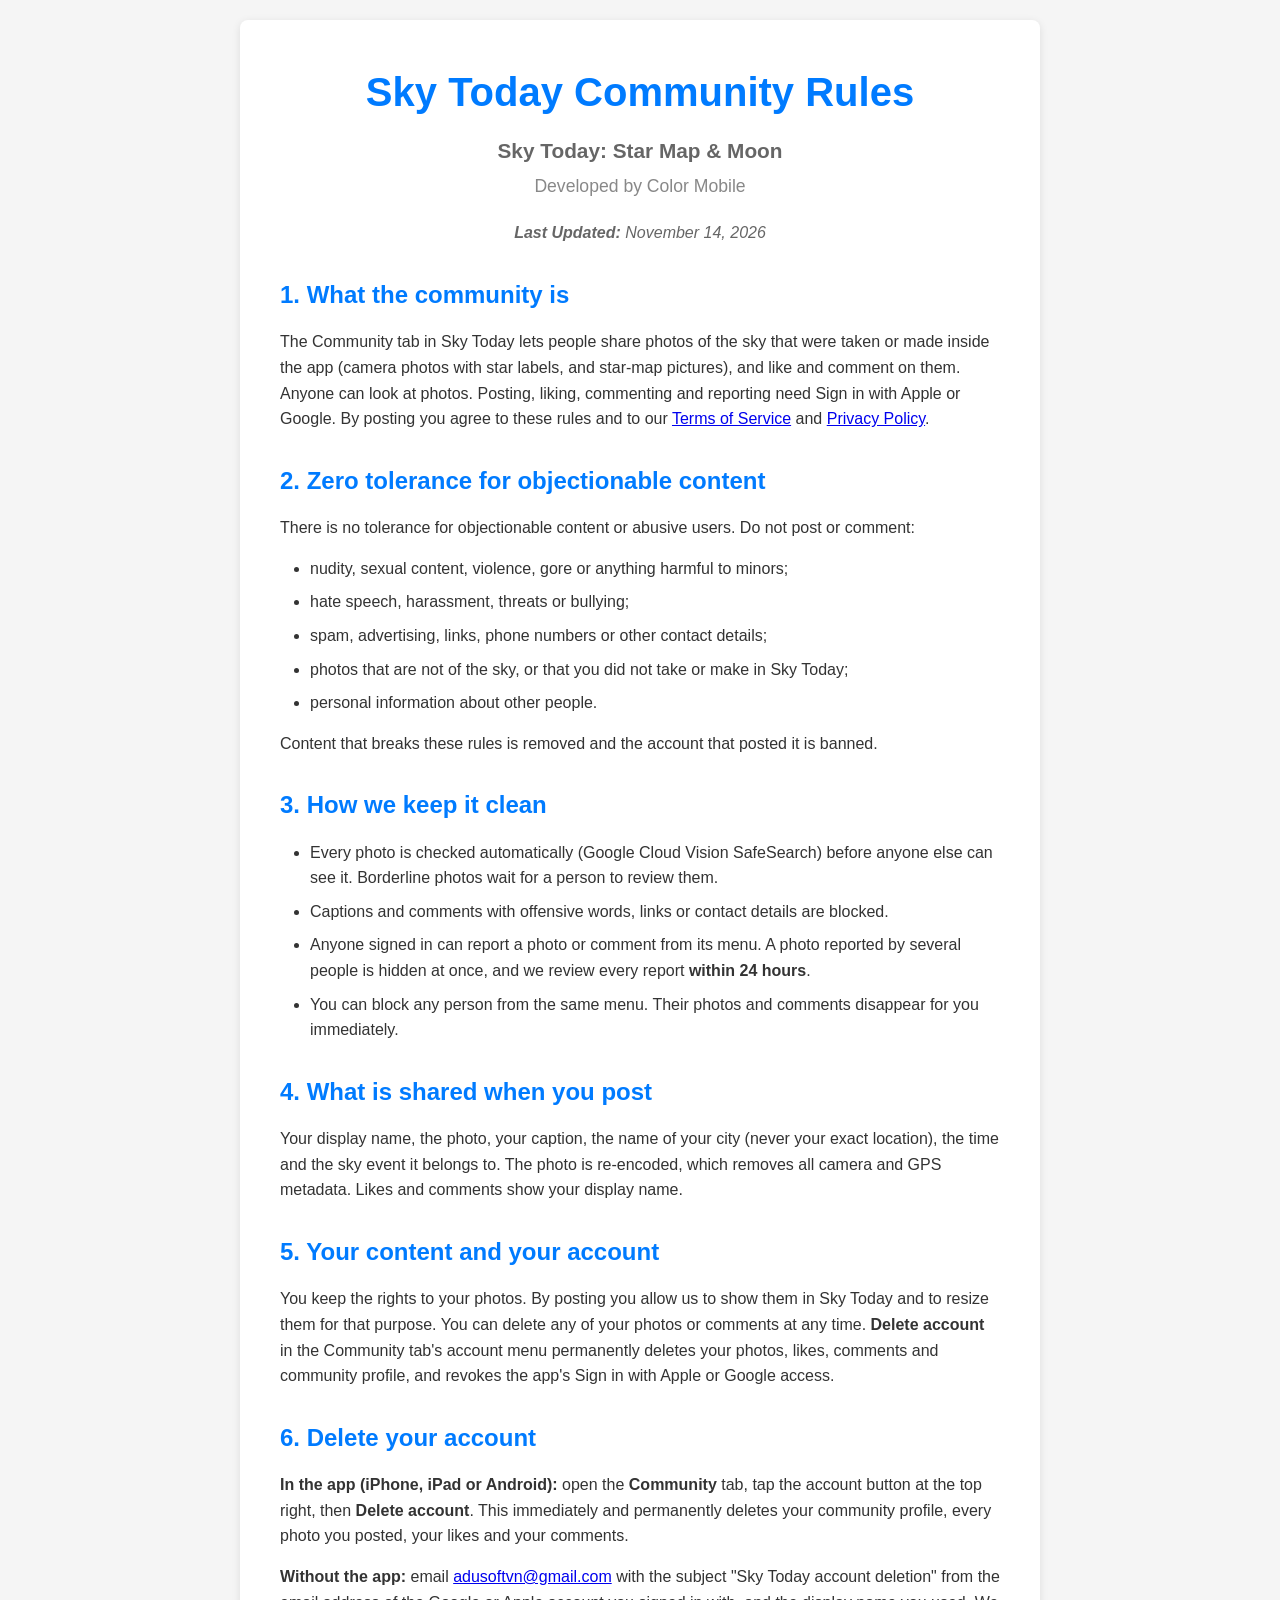
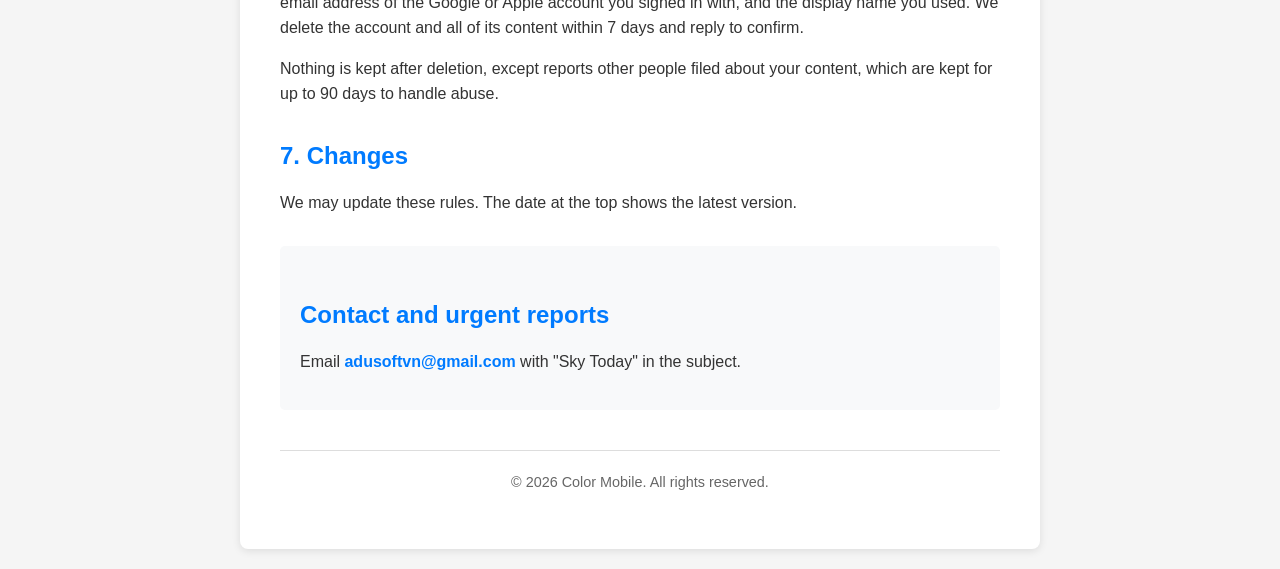
<file: sky-today-community.html>
<!DOCTYPE html>
<html lang="en">
<head>
    <meta charset="UTF-8">
    <meta name="viewport" content="width=device-width, initial-scale=1.0">
    <title>Sky Today Community Rules</title>
    <style>
        * {
            margin: 0;
            padding: 0;
            box-sizing: border-box;
        }
        body {
            font-family: -apple-system, BlinkMacSystemFont, 'Segoe UI', Roboto, 'Helvetica Neue', Arial, sans-serif;
            line-height: 1.6;
            color: #333;
            background-color: #f5f5f5;
            padding: 20px;
        }
        .container {
            max-width: 800px;
            margin: 0 auto;
            padding: 40px;
            background-color: white;
            box-shadow: 0 2px 8px rgba(0,0,0,0.1);
            border-radius: 8px;
        }
        h1 {
            color: #007bff;
            font-size: 2.5em;
            margin-bottom: 10px;
            text-align: center;
        }
        .app-name {
            text-align: center;
            font-size: 1.3em;
            color: #666;
            margin-bottom: 5px;
        }
        .developer-name {
            text-align: center;
            font-size: 1.1em;
            color: #888;
            margin-bottom: 20px;
        }
        h2 {
            color: #007bff;
            margin-top: 30px;
            margin-bottom: 15px;
            font-size: 1.5em;
        }
        p {
            margin-bottom: 15px;
        }
        .last-updated {
            text-align: center;
            color: #666;
            font-style: italic;
            margin-bottom: 30px;
        }
        ul {
            margin-left: 30px;
            margin-bottom: 15px;
        }
        li {
            margin-bottom: 8px;
        }
        .contact {
            background-color: #f8f9fa;
            padding: 20px;
            border-radius: 5px;
            margin-top: 30px;
        }
        .contact a {
            color: #007bff;
            text-decoration: none;
            font-weight: bold;
        }
        .contact a:hover {
            text-decoration: underline;
        }
        footer {
            text-align: center;
            margin-top: 40px;
            padding-top: 20px;
            border-top: 1px solid #ddd;
            color: #666;
            font-size: 0.9em;
        }
    </style>
</head>
<body>
    <div class="container">
        <h1>Sky Today Community Rules</h1>
        <p class="app-name"><strong>Sky Today: Star Map &amp; Moon</strong></p>
        <p class="developer-name">Developed by Color Mobile</p>
        <p class="last-updated"><strong>Last Updated:</strong> November 14, 2026</p>

        <section>
            <h2>1. What the community is</h2>
            <p>The Community tab in Sky Today lets people share photos of the sky that were taken or made inside the app (camera photos with star labels, and star-map pictures), and like and comment on them. Anyone can look at photos. Posting, liking, commenting and reporting need Sign in with Apple or Google. By posting you agree to these rules and to our <a href="terms-of-service.html">Terms of Service</a> and <a href="privacy-policy.html">Privacy Policy</a>.</p>
        </section>

        <section>
            <h2>2. Zero tolerance for objectionable content</h2>
            <p>There is no tolerance for objectionable content or abusive users. Do not post or comment:</p>
            <ul>
                <li>nudity, sexual content, violence, gore or anything harmful to minors;</li>
                <li>hate speech, harassment, threats or bullying;</li>
                <li>spam, advertising, links, phone numbers or other contact details;</li>
                <li>photos that are not of the sky, or that you did not take or make in Sky Today;</li>
                <li>personal information about other people.</li>
            </ul>
            <p>Content that breaks these rules is removed and the account that posted it is banned.</p>
        </section>

        <section>
            <h2>3. How we keep it clean</h2>
            <ul>
                <li>Every photo is checked automatically (Google Cloud Vision SafeSearch) before anyone else can see it. Borderline photos wait for a person to review them.</li>
                <li>Captions and comments with offensive words, links or contact details are blocked.</li>
                <li>Anyone signed in can report a photo or comment from its menu. A photo reported by several people is hidden at once, and we review every report <strong>within 24 hours</strong>.</li>
                <li>You can block any person from the same menu. Their photos and comments disappear for you immediately.</li>
            </ul>
        </section>

        <section>
            <h2>4. What is shared when you post</h2>
            <p>Your display name, the photo, your caption, the name of your city (never your exact location), the time and the sky event it belongs to. The photo is re-encoded, which removes all camera and GPS metadata. Likes and comments show your display name.</p>
        </section>

        <section>
            <h2>5. Your content and your account</h2>
            <p>You keep the rights to your photos. By posting you allow us to show them in Sky Today and to resize them for that purpose. You can delete any of your photos or comments at any time. <strong>Delete account</strong> in the Community tab's account menu permanently deletes your photos, likes, comments and community profile, and revokes the app's Sign in with Apple or Google access.</p>
        </section>

        <section id="delete-account">
            <h2>6. Delete your account</h2>
            <p><strong>In the app (iPhone, iPad or Android):</strong> open the <strong>Community</strong> tab, tap the account button at the top right, then <strong>Delete account</strong>. This immediately and permanently deletes your community profile, every photo you posted, your likes and your comments.</p>
            <p><strong>Without the app:</strong> email <a href="mailto:adusoftvn@gmail.com?subject=Sky%20Today%20account%20deletion">adusoftvn@gmail.com</a> with the subject "Sky Today account deletion" from the email address of the Google or Apple account you signed in with, and the display name you used. We delete the account and all of its content within 7 days and reply to confirm.</p>
            <p>Nothing is kept after deletion, except reports other people filed about your content, which are kept for up to 90 days to handle abuse.</p>
        </section>

        <section>
            <h2>7. Changes</h2>
            <p>We may update these rules. The date at the top shows the latest version.</p>
        </section>

        <div class="contact">
            <h2>Contact and urgent reports</h2>
            <p>Email <a href="mailto:adusoftvn@gmail.com">adusoftvn@gmail.com</a> with "Sky Today" in the subject.</p>
        </div>

        <footer>
            <p>&copy; 2026 Color Mobile. All rights reserved.</p>
        </footer>
    </div>
</body>
</html>
</file>
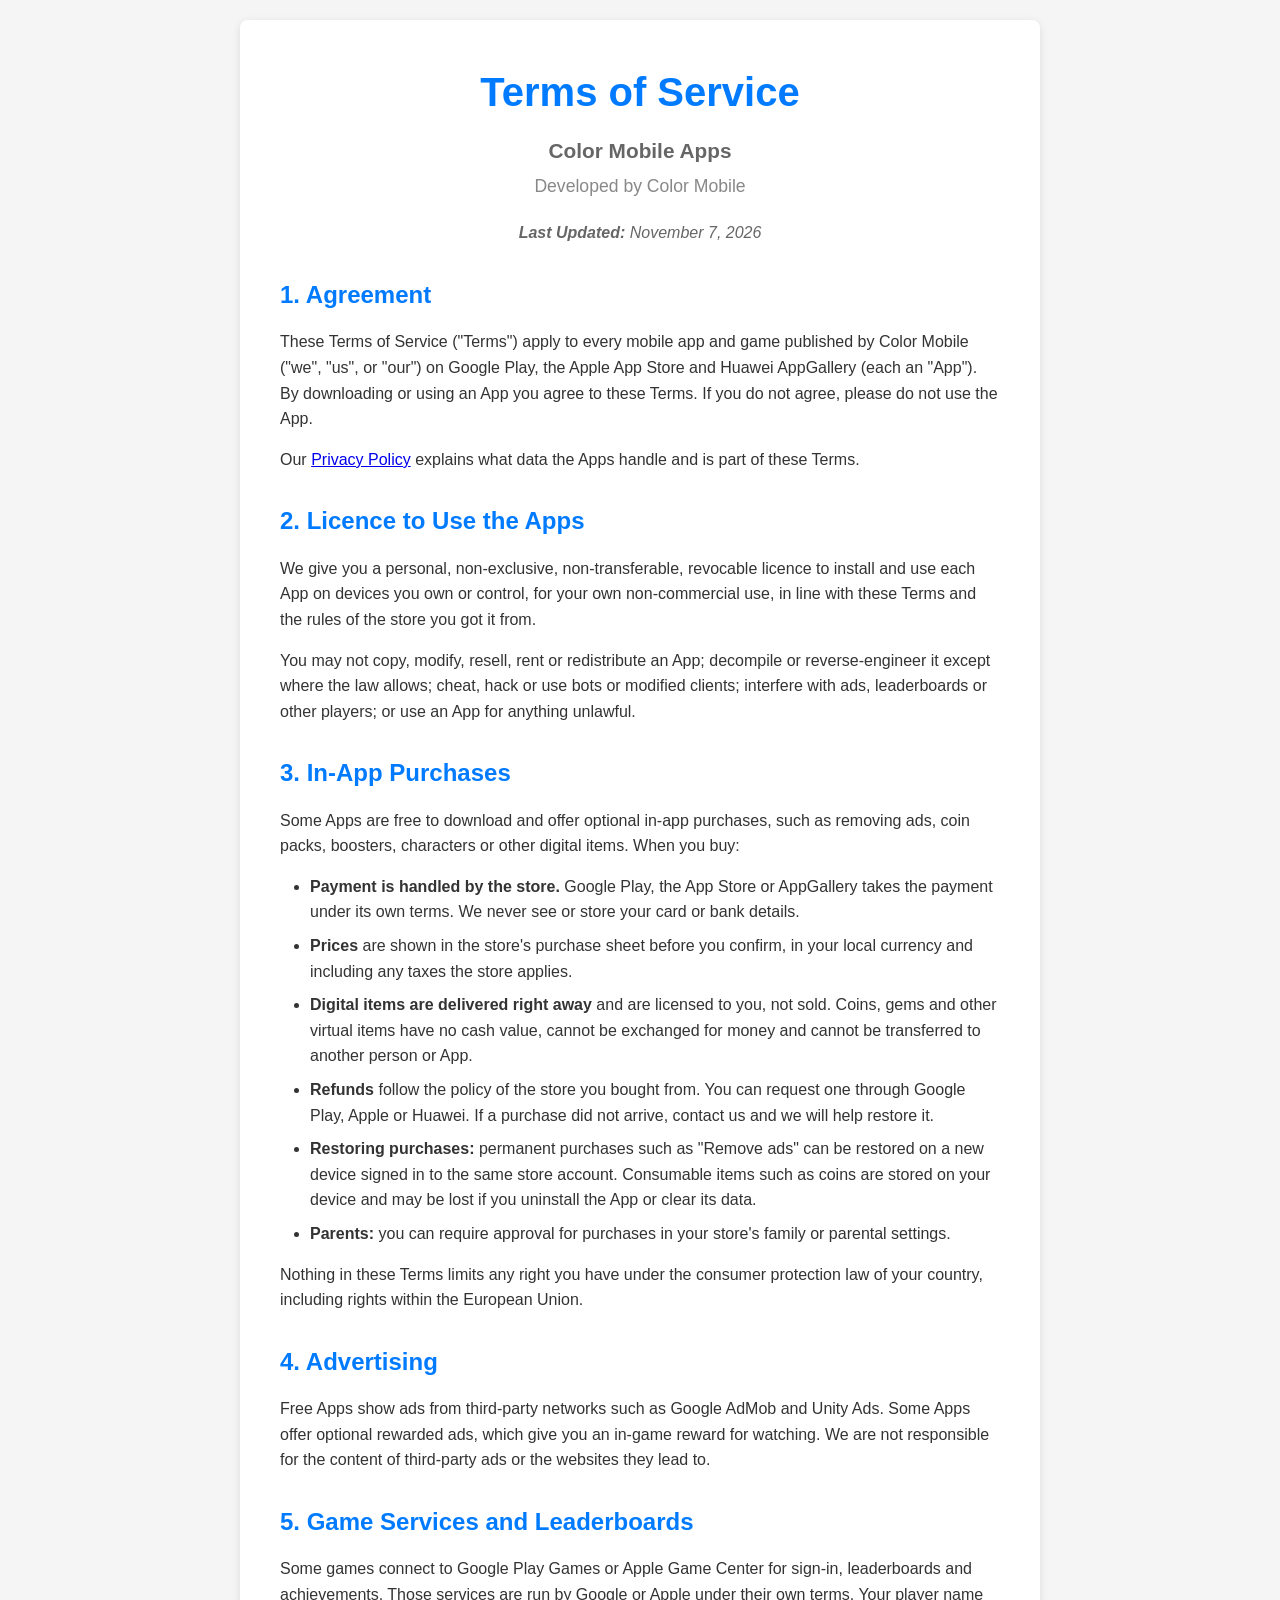
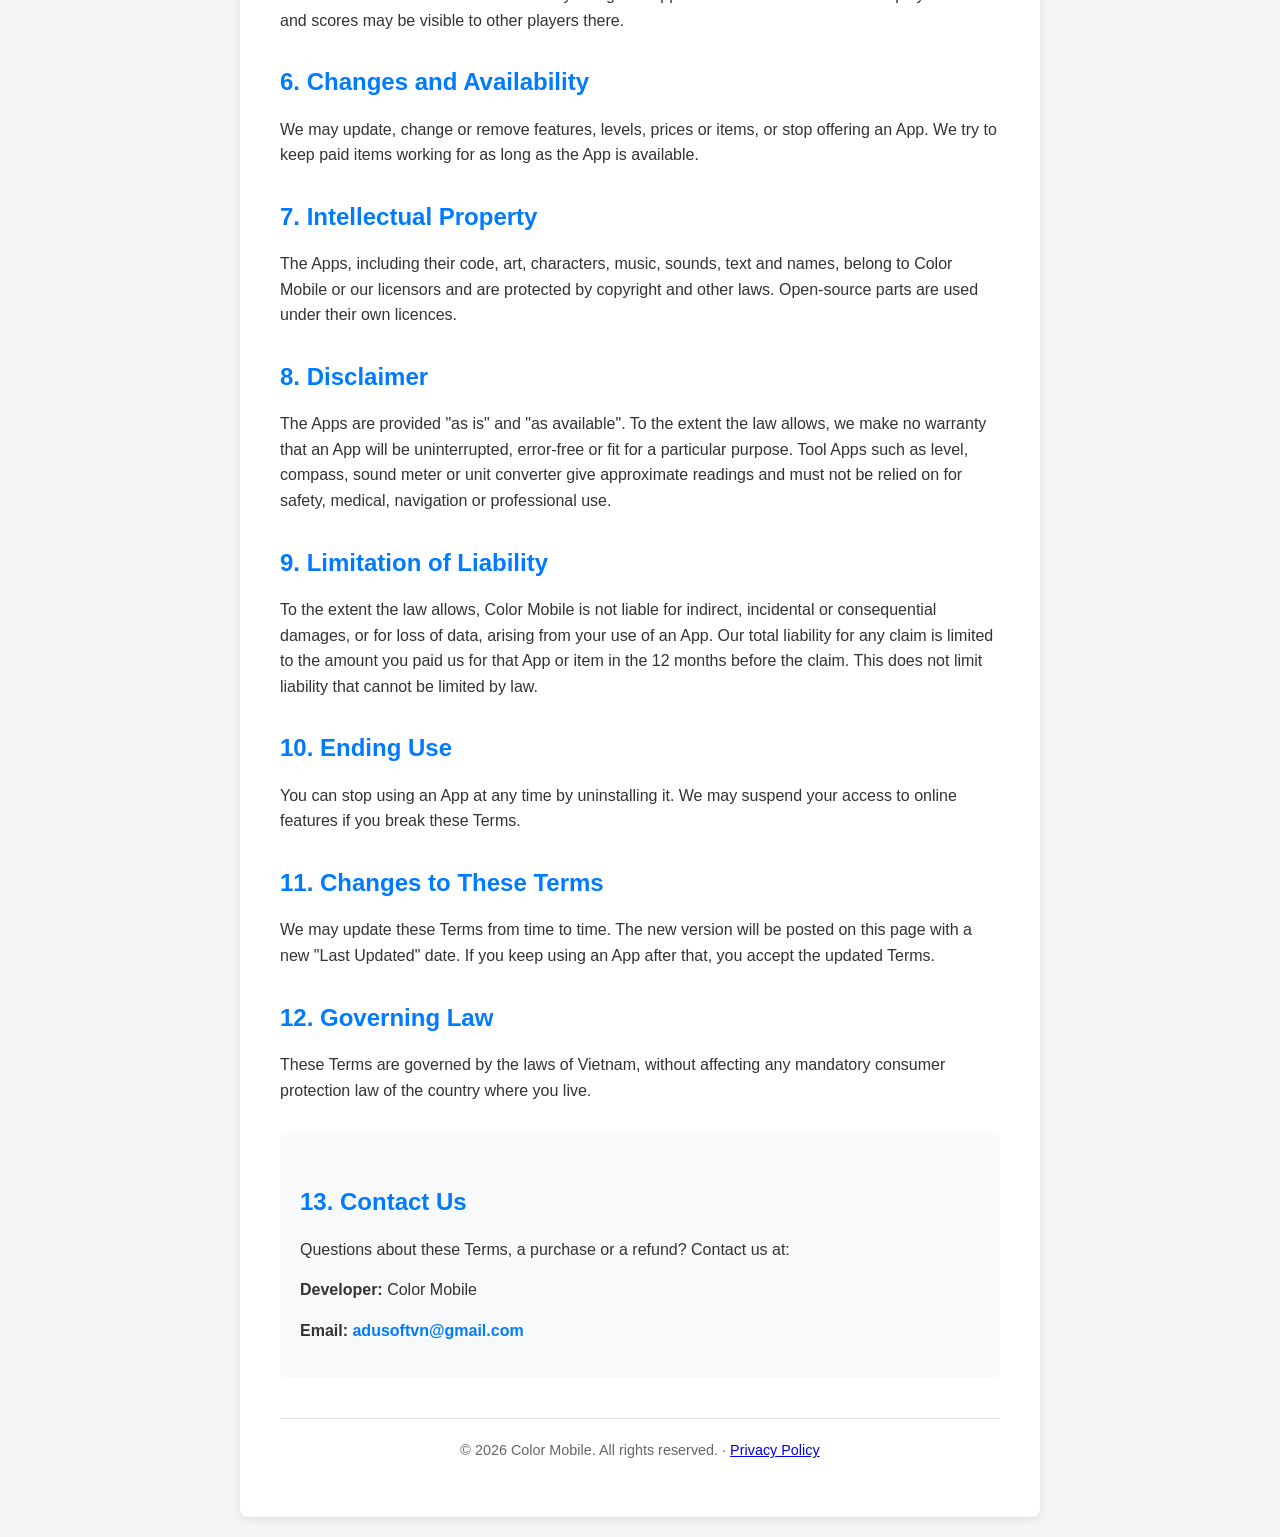
<file: terms-of-service.html>
<!DOCTYPE html>
<html lang="en">
<head>
    <meta charset="UTF-8">
    <meta name="viewport" content="width=device-width, initial-scale=1.0">
    <title>Terms of Service - Color Mobile Apps</title>
    <style>
        * {
            margin: 0;
            padding: 0;
            box-sizing: border-box;
        }
        body {
            font-family: -apple-system, BlinkMacSystemFont, 'Segoe UI', Roboto, 'Helvetica Neue', Arial, sans-serif;
            line-height: 1.6;
            color: #333;
            background-color: #f5f5f5;
            padding: 20px;
        }
        .container {
            max-width: 800px;
            margin: 0 auto;
            padding: 40px;
            background-color: white;
            box-shadow: 0 2px 8px rgba(0,0,0,0.1);
            border-radius: 8px;
        }
        h1 {
            color: #007bff;
            font-size: 2.5em;
            margin-bottom: 10px;
            text-align: center;
        }
        .app-name {
            text-align: center;
            font-size: 1.3em;
            color: #666;
            margin-bottom: 5px;
        }
        .developer-name {
            text-align: center;
            font-size: 1.1em;
            color: #888;
            margin-bottom: 20px;
        }
        h2 {
            color: #007bff;
            margin-top: 30px;
            margin-bottom: 15px;
            font-size: 1.5em;
        }
        p {
            margin-bottom: 15px;
        }
        .last-updated {
            text-align: center;
            color: #666;
            font-style: italic;
            margin-bottom: 30px;
        }
        ul {
            margin-left: 30px;
            margin-bottom: 15px;
        }
        li {
            margin-bottom: 8px;
        }
        .contact {
            background-color: #f8f9fa;
            padding: 20px;
            border-radius: 5px;
            margin-top: 30px;
        }
        .contact a {
            color: #007bff;
            text-decoration: none;
            font-weight: bold;
        }
        .contact a:hover {
            text-decoration: underline;
        }
        footer {
            text-align: center;
            margin-top: 40px;
            padding-top: 20px;
            border-top: 1px solid #ddd;
            color: #666;
            font-size: 0.9em;
        }
    </style>
</head>
<body>
    <div class="container">
        <h1>Terms of Service</h1>
        <p class="app-name"><strong>Color Mobile Apps</strong></p>
        <p class="developer-name">Developed by Color Mobile</p>
        <p class="last-updated"><strong>Last Updated:</strong> November 7, 2026</p>

        <section>
            <h2>1. Agreement</h2>
            <p>These Terms of Service ("Terms") apply to every mobile app and game published by Color Mobile ("we", "us", or "our") on Google Play, the Apple App Store and Huawei AppGallery (each an "App"). By downloading or using an App you agree to these Terms. If you do not agree, please do not use the App.</p>
            <p>Our <a href="privacy-policy.html">Privacy Policy</a> explains what data the Apps handle and is part of these Terms.</p>
        </section>

        <section>
            <h2>2. Licence to Use the Apps</h2>
            <p>We give you a personal, non-exclusive, non-transferable, revocable licence to install and use each App on devices you own or control, for your own non-commercial use, in line with these Terms and the rules of the store you got it from.</p>
            <p>You may not copy, modify, resell, rent or redistribute an App; decompile or reverse-engineer it except where the law allows; cheat, hack or use bots or modified clients; interfere with ads, leaderboards or other players; or use an App for anything unlawful.</p>
        </section>

        <section>
            <h2>3. In-App Purchases</h2>
            <p>Some Apps are free to download and offer optional in-app purchases, such as removing ads, coin packs, boosters, characters or other digital items. When you buy:</p>
            <ul>
                <li><strong>Payment is handled by the store.</strong> Google Play, the App Store or AppGallery takes the payment under its own terms. We never see or store your card or bank details.</li>
                <li><strong>Prices</strong> are shown in the store's purchase sheet before you confirm, in your local currency and including any taxes the store applies.</li>
                <li><strong>Digital items are delivered right away</strong> and are licensed to you, not sold. Coins, gems and other virtual items have no cash value, cannot be exchanged for money and cannot be transferred to another person or App.</li>
                <li><strong>Refunds</strong> follow the policy of the store you bought from. You can request one through Google Play, Apple or Huawei. If a purchase did not arrive, contact us and we will help restore it.</li>
                <li><strong>Restoring purchases:</strong> permanent purchases such as "Remove ads" can be restored on a new device signed in to the same store account. Consumable items such as coins are stored on your device and may be lost if you uninstall the App or clear its data.</li>
                <li><strong>Parents:</strong> you can require approval for purchases in your store's family or parental settings.</li>
            </ul>
            <p>Nothing in these Terms limits any right you have under the consumer protection law of your country, including rights within the European Union.</p>
        </section>

        <section>
            <h2>4. Advertising</h2>
            <p>Free Apps show ads from third-party networks such as Google AdMob and Unity Ads. Some Apps offer optional rewarded ads, which give you an in-game reward for watching. We are not responsible for the content of third-party ads or the websites they lead to.</p>
        </section>

        <section>
            <h2>5. Game Services and Leaderboards</h2>
            <p>Some games connect to Google Play Games or Apple Game Center for sign-in, leaderboards and achievements. Those services are run by Google or Apple under their own terms. Your player name and scores may be visible to other players there.</p>
        </section>

        <section>
            <h2>6. Changes and Availability</h2>
            <p>We may update, change or remove features, levels, prices or items, or stop offering an App. We try to keep paid items working for as long as the App is available.</p>
        </section>

        <section>
            <h2>7. Intellectual Property</h2>
            <p>The Apps, including their code, art, characters, music, sounds, text and names, belong to Color Mobile or our licensors and are protected by copyright and other laws. Open-source parts are used under their own licences.</p>
        </section>

        <section>
            <h2>8. Disclaimer</h2>
            <p>The Apps are provided "as is" and "as available". To the extent the law allows, we make no warranty that an App will be uninterrupted, error-free or fit for a particular purpose. Tool Apps such as level, compass, sound meter or unit converter give approximate readings and must not be relied on for safety, medical, navigation or professional use.</p>
        </section>

        <section>
            <h2>9. Limitation of Liability</h2>
            <p>To the extent the law allows, Color Mobile is not liable for indirect, incidental or consequential damages, or for loss of data, arising from your use of an App. Our total liability for any claim is limited to the amount you paid us for that App or item in the 12 months before the claim. This does not limit liability that cannot be limited by law.</p>
        </section>

        <section>
            <h2>10. Ending Use</h2>
            <p>You can stop using an App at any time by uninstalling it. We may suspend your access to online features if you break these Terms.</p>
        </section>

        <section>
            <h2>11. Changes to These Terms</h2>
            <p>We may update these Terms from time to time. The new version will be posted on this page with a new "Last Updated" date. If you keep using an App after that, you accept the updated Terms.</p>
        </section>

        <section>
            <h2>12. Governing Law</h2>
            <p>These Terms are governed by the laws of Vietnam, without affecting any mandatory consumer protection law of the country where you live.</p>
        </section>

        <div class="contact">
            <h2>13. Contact Us</h2>
            <p>Questions about these Terms, a purchase or a refund? Contact us at:</p>
            <p><strong>Developer:</strong> Color Mobile</p>
            <p><strong>Email:</strong> <a href="mailto:adusoftvn@gmail.com">adusoftvn@gmail.com</a></p>
        </div>

        <footer>
            <p>&copy; 2026 Color Mobile. All rights reserved. &middot; <a href="privacy-policy.html">Privacy Policy</a></p>
        </footer>
    </div>
</body>
</html>
</file>
<file: styles.css>
@font-face{font-family:Bricolage;src:url(bricolage.woff2) format("woff2");font-weight:200 800;font-display:swap}
@font-face{font-family:Inter;src:url(inter.woff2) format("woff2");font-weight:100 900;font-display:swap}
:root{--paper:#fbf7ef;--tint:#f3ecdf;--card:#fff;--ink:#17141f;--soft:#5d5866;--line:#e4dccd;--coral:#ff5a3c;--coral-t:#c93716;--blue:#2f5bff;--yellow:#ffc531;--green:#12a26b;--band:#17141f;--band-ink:#fbf7ef;--games:#ffe1da;--tools:#dde4ff;--learn:#fff0c4;--life:#d3f2e5}
@media (prefers-color-scheme:dark){:root:not([data-theme=light]){--paper:#14121a;--tint:#1c1924;--card:#211e2a;--ink:#f6f1e7;--soft:#aaa4b4;--line:#322e3c;--coral-t:#ff8469;--band:#211e2a;--band-ink:#f6f1e7;--games:#46231c;--tools:#222b52;--learn:#43361a;--life:#183d2f}}
:root[data-theme=dark]{--paper:#14121a;--tint:#1c1924;--card:#211e2a;--ink:#f6f1e7;--soft:#aaa4b4;--line:#322e3c;--coral-t:#ff8469;--band:#211e2a;--band-ink:#f6f1e7;--games:#46231c;--tools:#222b52;--learn:#43361a;--life:#183d2f}
*{box-sizing:border-box}
html{scroll-behavior:smooth;scroll-padding-top:84px}
body{margin:0;background:var(--paper);color:var(--ink);font:400 17px/1.55 Inter,system-ui,sans-serif;-webkit-font-smoothing:antialiased;overflow-x:hidden}
img{display:block}
a{color:inherit}
h1,h2,h3{font-family:Bricolage,Inter,sans-serif;line-height:1.04;margin:0;letter-spacing:-.025em;text-wrap:balance}
h1{font-size:clamp(44px,6.4vw,84px);font-weight:750}
h1 em{font-style:normal;color:var(--coral-t)}
h2{font-size:clamp(32px,4.2vw,52px);font-weight:700;margin-bottom:36px}
h3{font-size:23px;font-weight:700;letter-spacing:-.015em;line-height:1.15}
p{margin:0}
.wrap{max-width:1180px;margin:0 auto;padding:0 24px}
.skip{position:absolute;left:-999px}
.skip:focus{left:16px;top:12px;z-index:9;background:var(--card);padding:8px 12px;border-radius:8px}
:focus-visible{outline:3px solid var(--blue);outline-offset:2px}
.top{position:sticky;top:0;z-index:5;background:color-mix(in srgb,var(--paper) 88%,transparent);backdrop-filter:blur(12px);border-bottom:1px solid var(--line)}
.top .wrap{display:flex;align-items:center;justify-content:space-between;height:66px}
.brand{display:inline-flex;align-items:center;gap:10px;font:700 20px Bricolage,sans-serif;letter-spacing:-.02em;text-decoration:none}
.logo{width:26px;height:26px}
nav{display:flex;gap:22px}
nav a{text-decoration:none;font-weight:550;font-size:15px;color:var(--soft)}
nav a:hover,nav a[aria-current]{color:var(--ink)}
section{padding:92px 0}
.eyebrow{font-weight:650;font-size:14px;letter-spacing:.02em;color:var(--coral-t);margin-bottom:14px}
.lead{font-size:20px;color:var(--soft);max-width:34em;margin-top:22px;line-height:1.5}
.hero{padding:70px 0 80px;overflow:hidden}
.hero-grid{display:grid;grid-template-columns:minmax(0,1.08fr) minmax(0,.92fr);gap:48px;align-items:center}
.cta{display:flex;flex-wrap:wrap;gap:12px;margin-top:32px;align-items:center}
.btn{background:var(--coral);color:#17141f;font-weight:700;padding:13px 22px;border-radius:12px;text-decoration:none;transition:transform .15s}
.btn:hover{transform:translateY(-2px)}
.store{display:inline-flex;align-items:center;gap:8px;border:1.5px solid var(--ink);border-radius:11px;padding:8px 13px;font-weight:620;font-size:14px;text-decoration:none;white-space:nowrap;transition:background .15s,color .15s}
.store svg{width:18px;height:18px;fill:currentColor;flex:none}
.store:hover{background:var(--ink);color:var(--paper)}
.store.big{padding:12px 16px;font-size:15px}
.store.small{padding:6px 10px;font-size:13px;border-width:1px;border-color:var(--line)}
.store.small svg{width:15px;height:15px}
.stores{display:flex;flex-wrap:wrap;gap:8px;margin-top:14px}
.wall{display:grid;gap:14px;transform:rotate(-5deg) scale(1.1);mask-image:linear-gradient(90deg,transparent,#000 12%,#000 88%,transparent)}
.row{overflow:hidden}
.track{display:flex;gap:14px;width:max-content;animation:drift 90s linear infinite}
.dupe{display:flex;gap:14px}
.r1 .track{animation-direction:reverse;animation-duration:110s}
.r2 .track{animation-duration:75s}
.track img{width:88px;height:88px}
@keyframes drift{to{transform:translateX(-50%)}}
.icon{border-radius:22.5%;flex:none;background:var(--tint);box-shadow:0 0 0 1px color-mix(in srgb,var(--ink) 9%,transparent)}
.numbers{background:var(--band);color:var(--band-ink);padding:52px 0}
.stats{display:grid;grid-template-columns:repeat(5,1fr);gap:24px}
.stat b{display:block;font:750 clamp(38px,4.6vw,58px)/1 Bricolage,sans-serif;letter-spacing:-.03em;margin-bottom:8px}
.stat:nth-child(1) b{color:var(--coral)}.stat:nth-child(2) b{color:var(--yellow)}.stat:nth-child(3) b{color:#8fa6ff}.stat:nth-child(4) b{color:#46d6a0}.stat:nth-child(5) b{color:var(--coral)}
.stat span{font-size:14px;opacity:.8}
.feats{display:grid;grid-template-columns:repeat(4,1fr);gap:18px}
.feat{border-radius:22px;overflow:hidden;display:flex;flex-direction:column;background:var(--card);border:1px solid var(--line)}
.shot{height:330px;display:flex;align-items:flex-end;justify-content:center;padding:26px 22px 0;overflow:hidden}
.shot img{width:100%;max-width:190px;height:auto;border-radius:16px 16px 0 0;box-shadow:0 12px 30px rgb(0 0 0/.22)}
.f-games .shot,.fam.f-games{background:var(--games)}.f-tools .shot,.fam.f-tools{background:var(--tools)}.f-learn .shot,.fam.f-learn{background:var(--learn)}.f-life .shot,.fam.f-life{background:var(--life)}
.feat.wide{grid-column:span 2}
.feat.wide .shot{align-items:center;padding:22px}
.feat.wide .shot img{max-width:100%;border-radius:14px}
.meta{display:flex;gap:14px;padding:20px}
.meta .icon{width:52px;height:52px}
.meta p{font-size:15px;color:var(--soft);margin-top:6px}
.tint{background:var(--tint)}
.fams{display:grid;grid-template-columns:repeat(4,1fr);gap:18px}
.fam{border-radius:22px;padding:26px;text-decoration:none;display:flex;flex-direction:column;min-height:290px;transition:transform .18s}
.fam:hover{transform:translateY(-4px)}
.fam h3{font-size:32px;margin:6px 0 10px}
.fam p{font-size:15px}
.count{font-size:14px;font-weight:600}
.stack{display:flex;margin-top:auto;padding-top:24px}
.stack img{width:52px;height:52px;margin-right:-12px;box-shadow:0 0 0 3px var(--card)}
.about{display:grid;grid-template-columns:1fr 1fr;gap:64px}
.about h2{margin-bottom:0}
.contact{margin-top:24px;font-weight:600}
.dna{list-style:none;margin:0;padding:0;display:grid;gap:0}
.dna li{padding:22px 0;border-top:1px solid var(--line)}
.dna p{color:var(--soft);margin-top:6px;font-size:16px}
.pagehead{padding:64px 0 30px}
.filters{display:flex;flex-wrap:wrap;gap:12px 30px;margin-top:28px}
.filters[hidden]{display:none}
.filters>div{display:flex;flex-wrap:wrap;gap:8px}
.chip{font:600 14px Inter,sans-serif;color:var(--ink);background:transparent;border:1.5px solid var(--line);padding:8px 14px;border-radius:99px;cursor:pointer;min-height:40px}
.chip:hover{border-color:var(--ink)}
.chip[aria-pressed=true]{background:var(--ink);color:var(--paper);border-color:var(--ink)}
.result{margin-top:18px;font-size:14px;color:var(--soft);min-height:21px}
.cards-wrap{padding:10px 0 92px}
.cards{display:grid;grid-template-columns:repeat(auto-fill,minmax(330px,1fr));gap:16px}
.card{display:flex;gap:16px;background:var(--card);border:1px solid var(--line);border-radius:20px;padding:20px;scroll-margin-top:84px}
.card[hidden]{display:none}
.card:target{outline:3px solid var(--coral)}
.card .icon{width:64px;height:64px}
.card-body{min-width:0;flex:1;display:flex;flex-direction:column;align-items:flex-start}
.card h2{font-size:20px;margin:0;letter-spacing:-.015em}
.card p{font-size:15px;color:var(--soft);margin:8px 0 0}
.card .stores{margin-top:auto;padding-top:14px}
.tag{font-size:12px;font-weight:650;padding:1px 8px;border-radius:99px;margin-top:6px}
.f-games .tag{background:var(--games)}.f-tools .tag{background:var(--tools)}.f-learn .tag{background:var(--learn)}.f-life .tag{background:var(--life)}
footer{border-top:1px solid var(--line);padding:48px 0}
.foot{display:grid;grid-template-columns:1fr auto;gap:24px}
.foot p{color:var(--soft);font-size:15px;margin-top:8px}
.links{display:flex;flex-wrap:wrap;gap:8px 20px;font-size:15px;align-items:flex-start;justify-content:flex-end}
.links a{text-decoration:none;color:var(--soft)}
.links a:hover{color:var(--ink);text-decoration:underline}
.about h2,.lead{text-wrap:pretty}
.foot .legal{grid-column:1/-1;font-size:13px}
@media (max-width:1000px){.hero-grid{grid-template-columns:1fr}.wall{transform:rotate(-3deg) scale(1.08)}.feats,.fams{grid-template-columns:1fr 1fr}.stats{grid-template-columns:repeat(2,1fr)}.stat:last-child{grid-column:1/-1}.about{grid-template-columns:1fr;gap:32px}section{padding:68px 0}}
@media (max-width:620px){.wrap{padding:0 16px}body{font-size:16px}.hero{padding:44px 0 56px}.feats,.fams{grid-template-columns:1fr}.feat.wide{grid-column:auto}.feat.wide .shot{height:auto}.fam{min-height:0}.shot{height:280px}.foot{grid-template-columns:1fr}.links{justify-content:flex-start}.cards{grid-template-columns:1fr}.track img{width:68px;height:68px}nav{gap:14px}.brand span{font-size:18px}}
@media (prefers-reduced-motion:reduce){html{scroll-behavior:auto}.track{animation:none}*{transition:none!important}}
</file>
